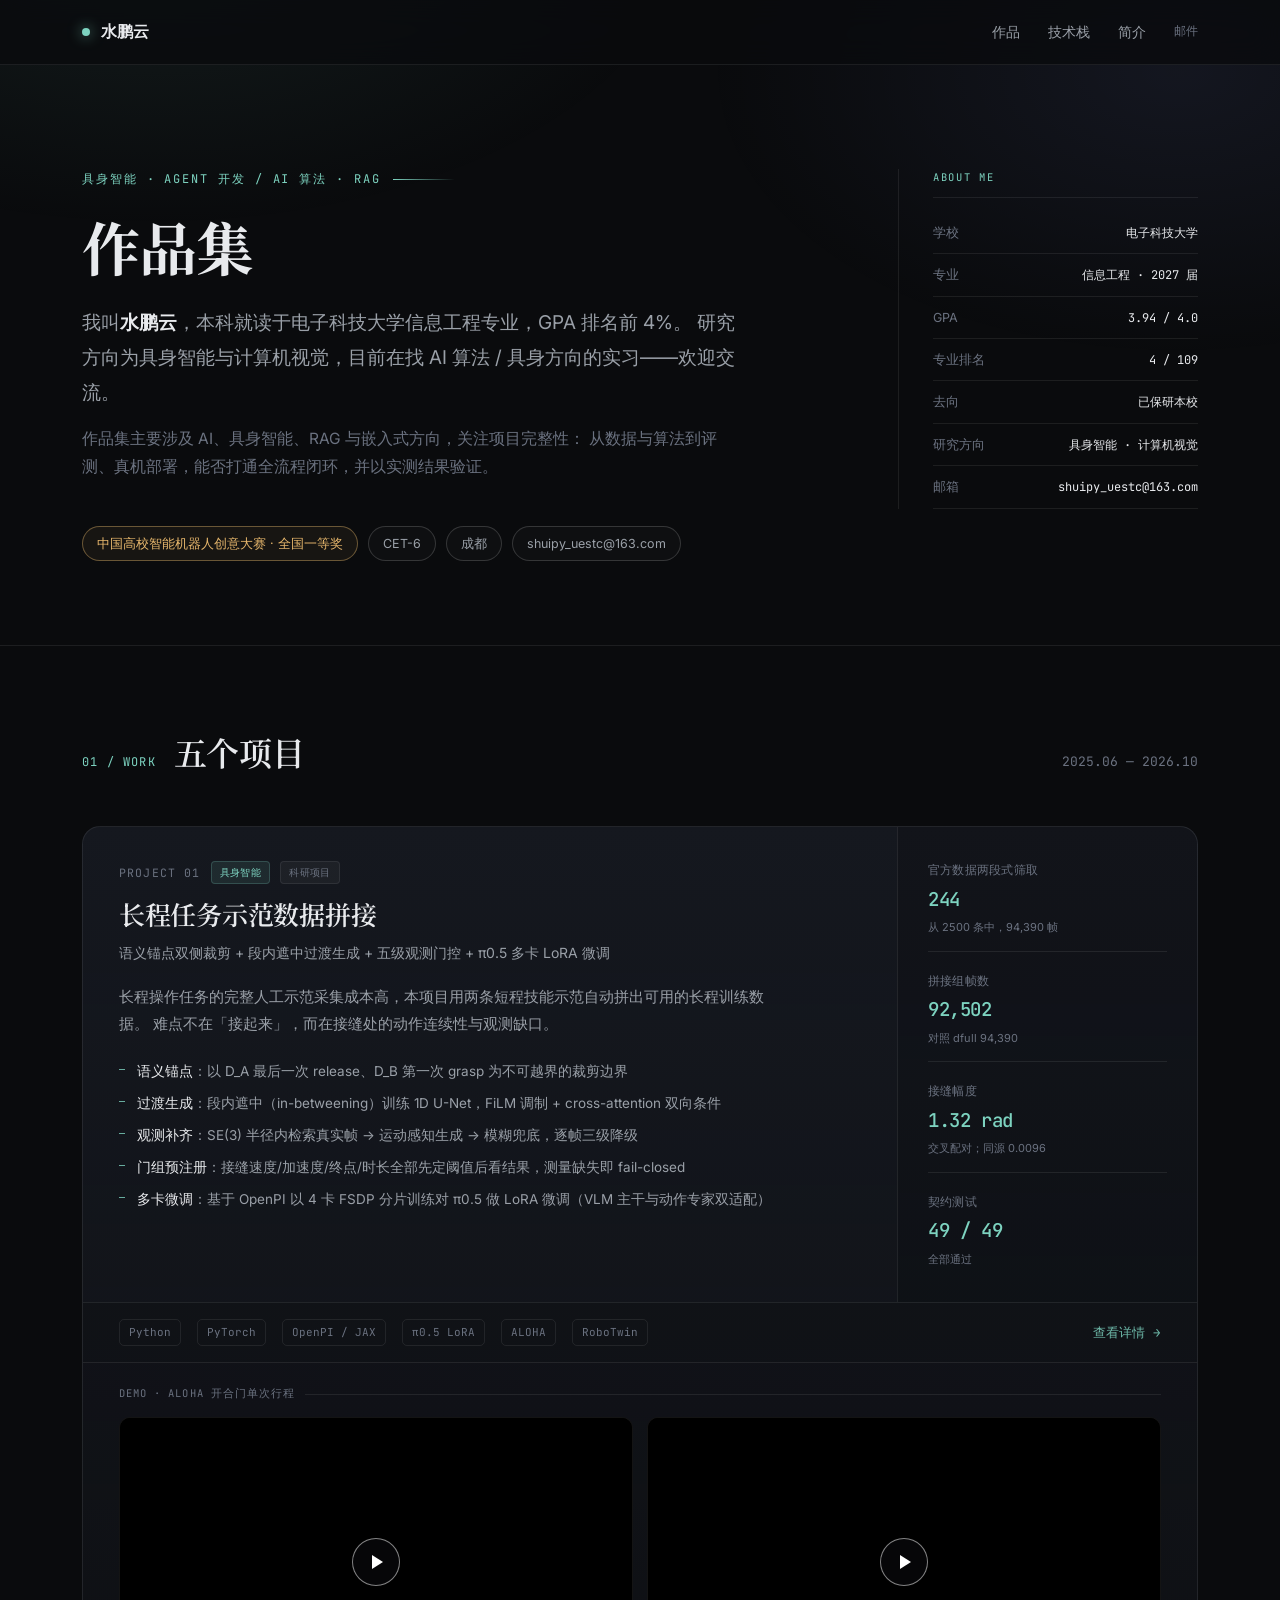
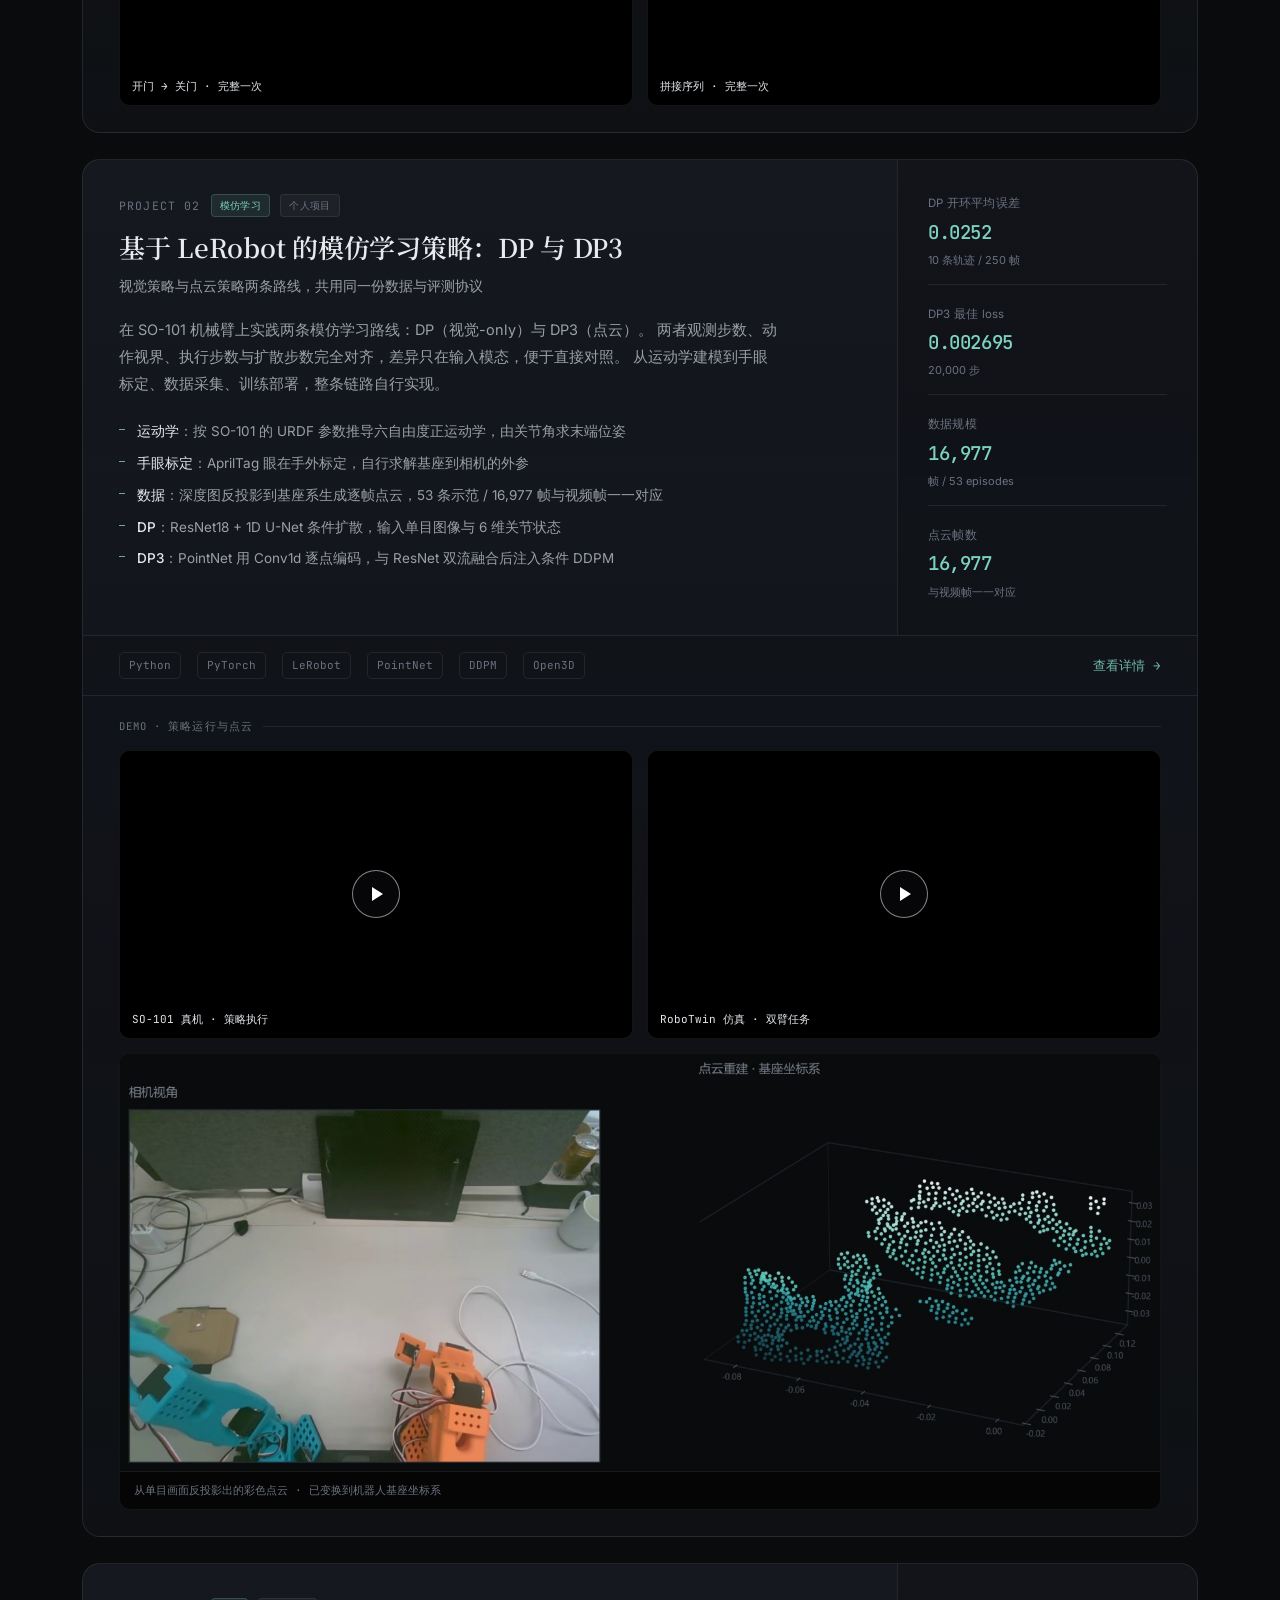
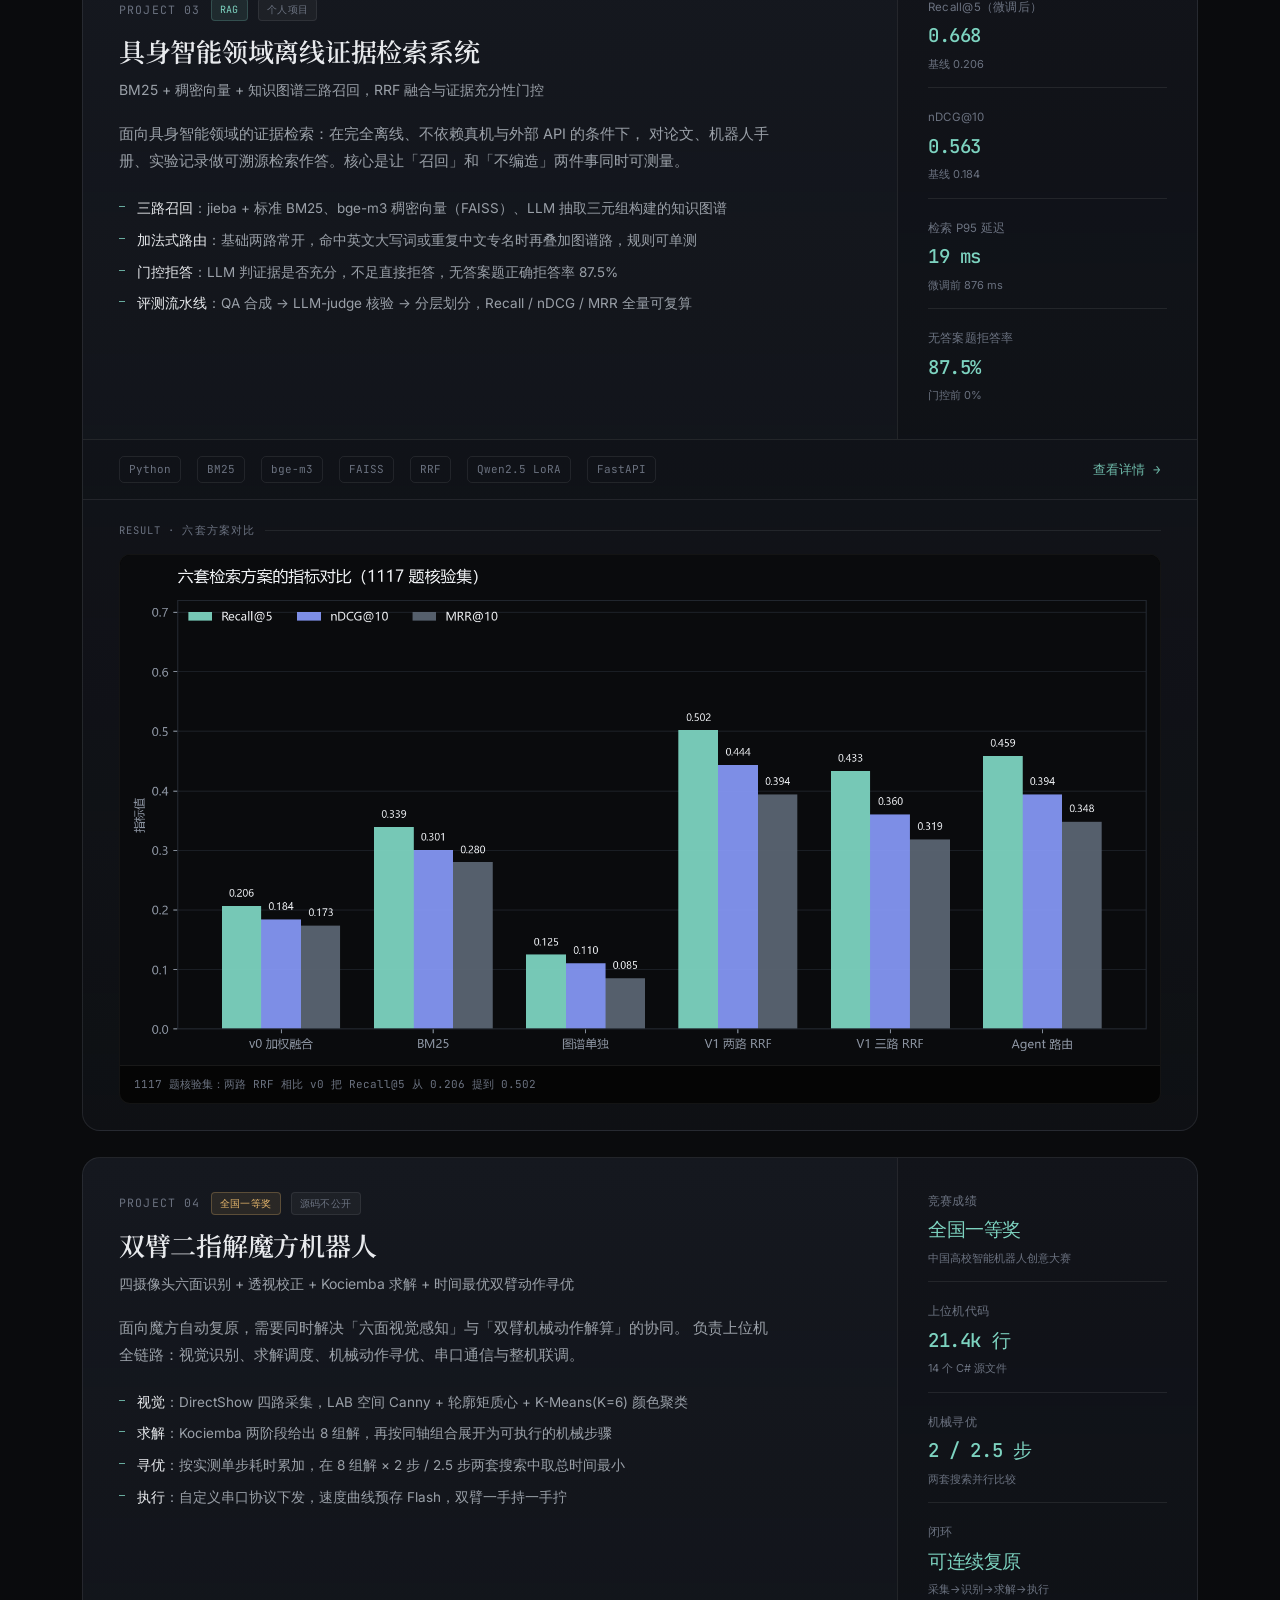
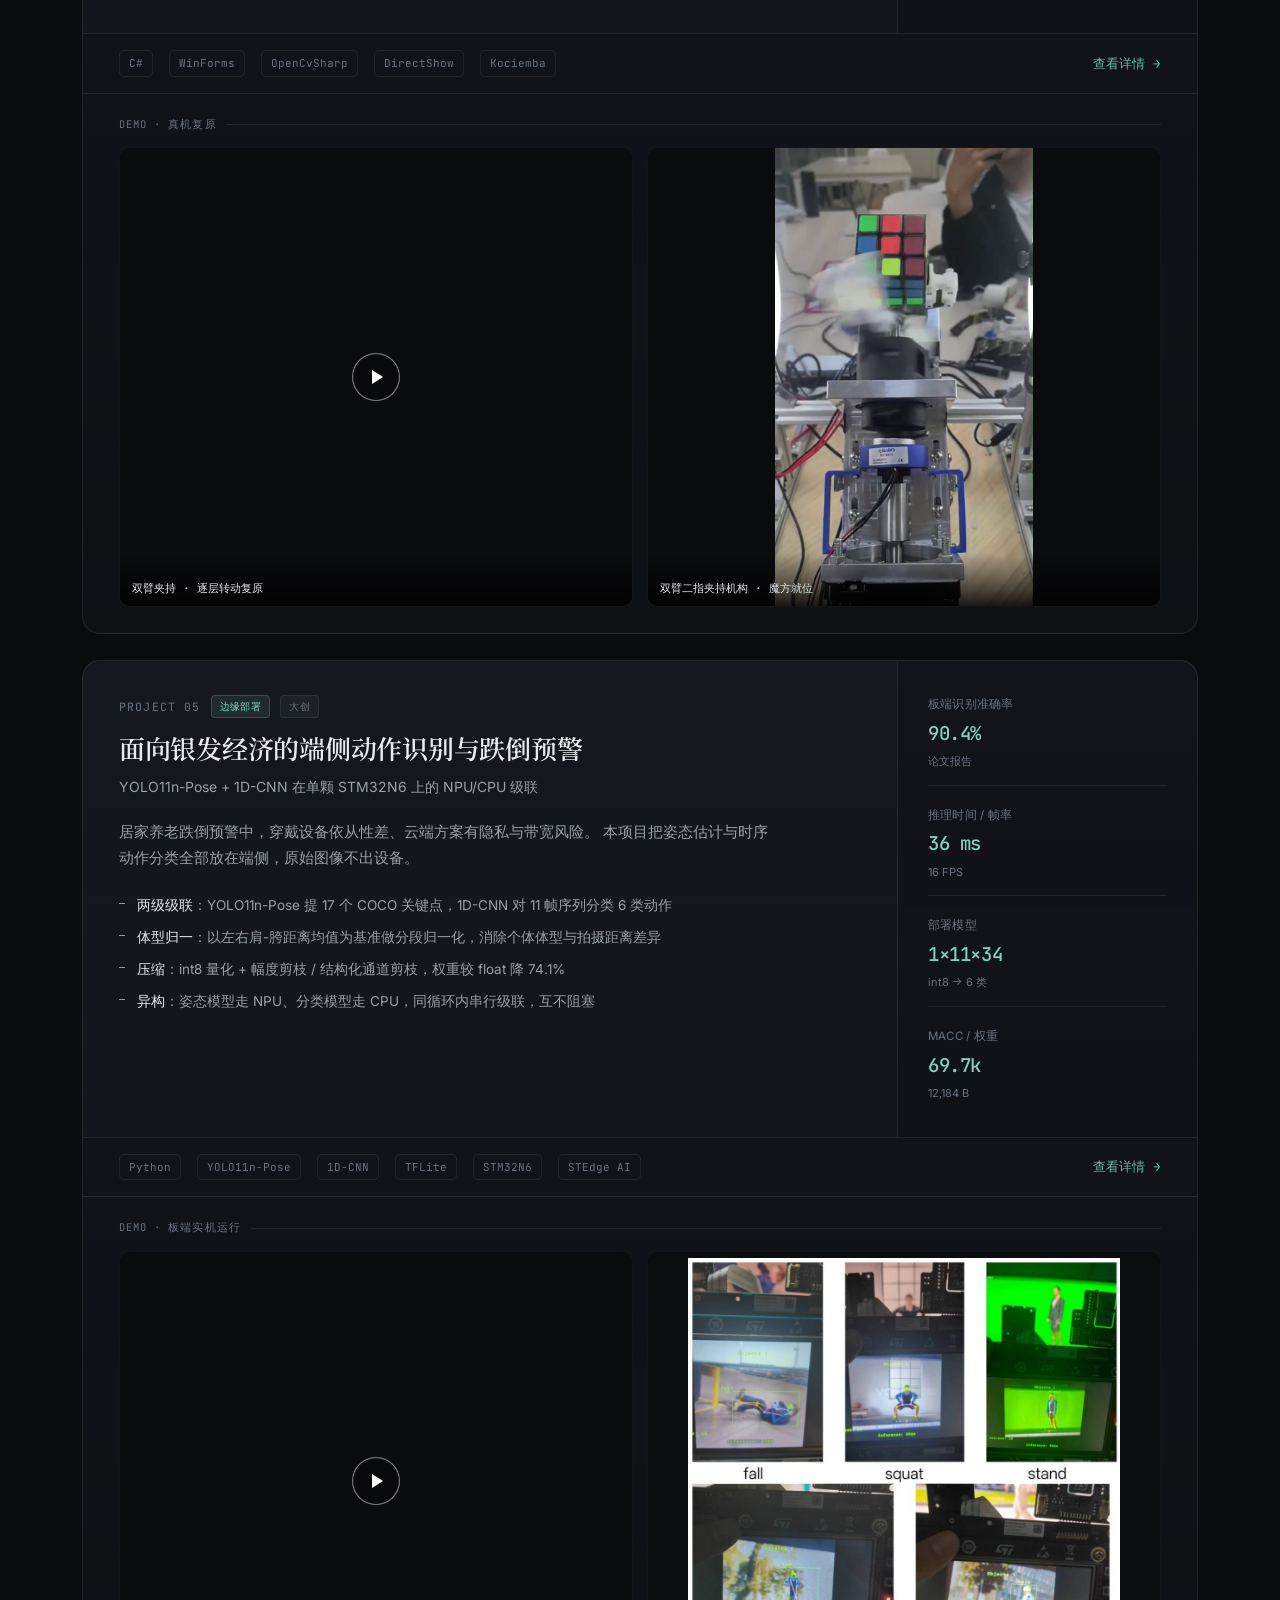
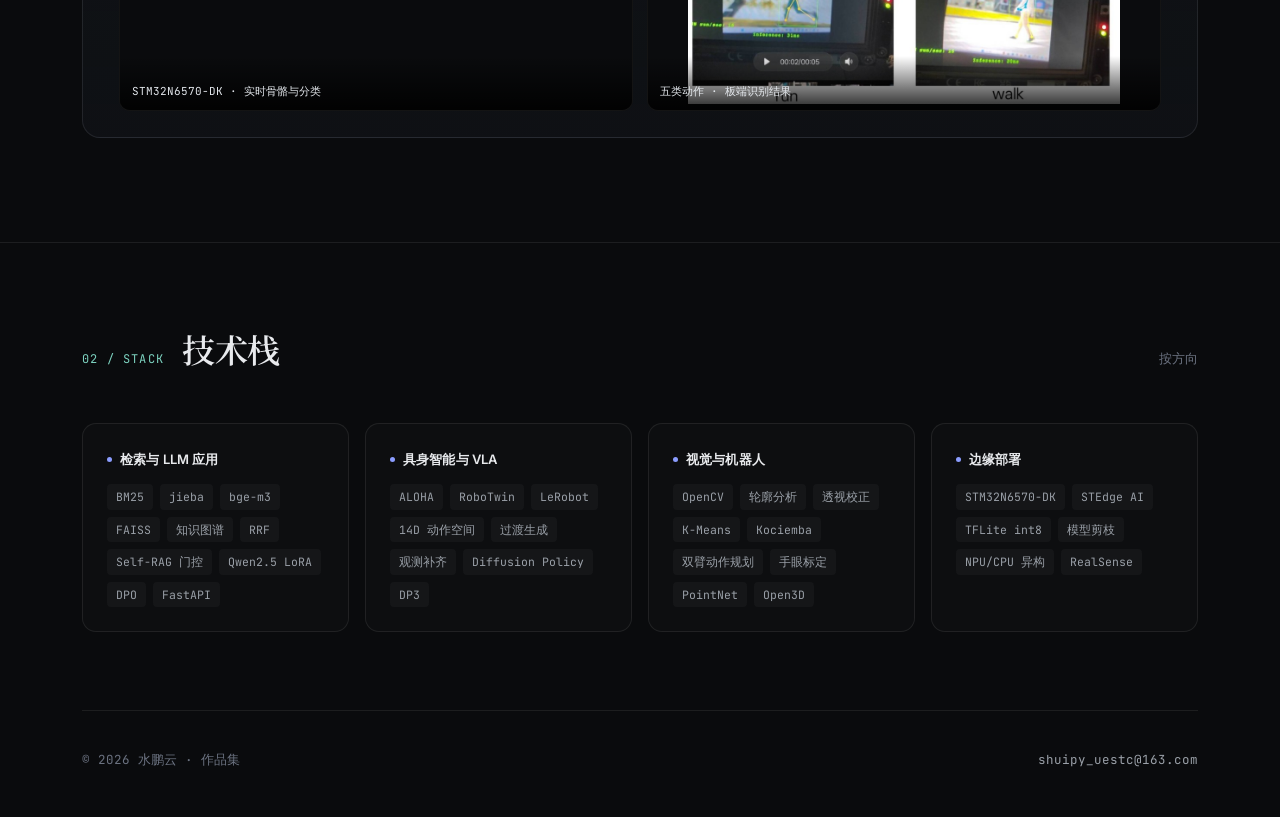
<file: index.html>
<!DOCTYPE html>
<html lang="zh-CN" class="no-js">
<head>
<meta charset="UTF-8">
<meta name="viewport" content="width=device-width, initial-scale=1.0">
<title>水鹏云 · 具身智能 / Agent</title>
<meta name="description" content="水鹏云的作品集：RAG 检索、具身智能数据、机器人视觉与边缘部署。">
<link rel="icon" href="data:image/svg+xml,%3Csvg xmlns='http://www.w3.org/2000/svg' viewBox='0 0 32 32'%3E%3Crect width='32' height='32' rx='7' fill='%230a0b0d'/%3E%3Ccircle cx='16' cy='16' r='5' fill='%237dd3c0'/%3E%3C/svg%3E">
<link rel="preconnect" href="https://fonts.googleapis.com">
<link rel="preconnect" href="https://fonts.gstatic.com" crossorigin>
<link href="https://fonts.googleapis.com/css2?family=Inter:wght@300;400;500;600;700&family=JetBrains+Mono:wght@400;500&family=Noto+Serif+SC:wght@400;600;700&display=swap" rel="stylesheet">
<style>
:root{
  --bg:#0a0b0d;
  --bg-elev:#12141a;
  --bg-card:#15181f;
  --line:rgba(255,255,255,.08);
  --line-strong:rgba(255,255,255,.16);
  --fg:#e8eaed;
  --fg-dim:#9aa0a8;
  --fg-faint:#6b7280;
  --accent:#7dd3c0;
  --accent-2:#8b9dff;
  --warn:#e8b86d;
  --mono:'JetBrains Mono',ui-monospace,SFMono-Regular,Menlo,monospace;
  --serif:'Noto Serif SC','Source Han Serif SC','Songti SC',SimSun,Georgia,serif;
  --sans:'Inter',-apple-system,'PingFang SC','Hiragino Sans GB','Microsoft YaHei',system-ui,sans-serif;
  --max:1180px;
}
*{box-sizing:border-box;margin:0;padding:0}
html{scroll-behavior:smooth;overflow-x:hidden}
body{
  background:var(--bg);color:var(--fg);font-family:var(--sans);
  font-size:16px;line-height:1.7;-webkit-font-smoothing:antialiased;
  overflow-x:hidden;
}
body::before{
  content:'';position:fixed;inset:0;pointer-events:none;z-index:0;
  background:
    radial-gradient(900px 500px at 12% -8%,rgba(125,211,192,.09),transparent 60%),
    radial-gradient(760px 460px at 92% 8%,rgba(139,157,255,.08),transparent 62%);
}
.wrap{max-width:var(--max);margin:0 auto;padding:0 32px;position:relative;z-index:1}
a{color:inherit;text-decoration:none}

/* ---------- nav ---------- */
nav{
  position:sticky;top:0;z-index:50;backdrop-filter:blur(14px);
  background:rgba(10,11,13,.78);border-bottom:1px solid var(--line);
}
.nav-in{
  max-width:var(--max);margin:0 auto;padding:0 32px;height:64px;
  display:flex;align-items:center;justify-content:space-between;
}
.nav-brand{display:flex;align-items:center;gap:11px;font-weight:600;letter-spacing:.01em}
.nav-dot{
  width:8px;height:8px;border-radius:50%;background:var(--accent);
  box-shadow:0 0 14px rgba(125,211,192,.75);
}
.nav-links{display:flex;gap:28px;font-size:13.5px;color:var(--fg-dim)}
.nav-links a{transition:color .18s}
.nav-links a:hover{color:var(--fg)}
.nav-links .mono{font-family:var(--mono);font-size:12px;color:var(--fg-faint)}

/* ---------- hero ---------- */
header{padding:104px 0 84px;position:relative}
.kicker{
  font-family:var(--mono);font-size:12px;letter-spacing:.16em;
  text-transform:uppercase;color:var(--accent);margin-bottom:26px;
  display:flex;align-items:center;gap:12px;
}
.kicker::after{content:'';height:1px;flex:0 0 62px;background:linear-gradient(90deg,var(--accent),transparent)}
h1{
  font-family:var(--serif);font-size:clamp(38px,5vw,58px);
  font-weight:700;line-height:1.1;letter-spacing:-.02em;margin-bottom:26px;
}
h1 .thin{color:var(--fg-dim);font-weight:400}
.hero-sub{
  font-size:clamp(16px,1.9vw,19px);color:var(--fg-dim);
  max-width:660px;line-height:1.85;
}
.hero-sub strong{color:var(--fg);font-weight:500}
.hero-meta{
  margin-top:44px;display:flex;flex-wrap:wrap;gap:10px;
}
.chip{
  font-size:12.5px;padding:6px 14px;border:1px solid var(--line-strong);
  border-radius:100px;color:var(--fg-dim);background:rgba(255,255,255,.02);
}
.chip.hi{border-color:rgba(232,184,109,.4);color:var(--warn);background:rgba(232,184,109,.06)}


/* ---------- hero two-column ---------- */
.hero-grid{display:grid;grid-template-columns:minmax(0,1fr) 300px;gap:56px;align-items:start}
.hero-sub-2{font-size:15.5px;color:var(--fg-faint);margin-top:14px}
.facts{display:flex;flex-direction:column;gap:0}
.fact{
  display:flex;justify-content:space-between;gap:20px;align-items:baseline;
  padding:14px 0;border-bottom:1px solid var(--line);font-size:13.5px;
}
.fact:first-child{border-top:1px solid var(--line)}
.fact dt{color:var(--fg-faint);font-size:12.5px;white-space:nowrap}
.fact dd{color:var(--fg);font-family:var(--mono);font-size:12.5px;text-align:right}
.hero-sub strong{color:var(--fg);font-weight:600}
.hero-facts-title{
  font-family:var(--mono);font-size:10.5px;letter-spacing:.16em;
  text-transform:uppercase;color:var(--accent);margin-bottom:14px;
  padding-bottom:10px;border-bottom:1px solid var(--line);
}
.hero-facts{border-left:1px solid var(--line);padding-left:34px}
.hero-facts .fact{padding:10px 0}
.hero-facts .fact:first-child{border-top:none}
.hero-facts dd{font-size:12px}

/* ---------- section head ---------- */
.sec{padding:78px 0;border-top:1px solid var(--line)}
.sec-head{display:flex;align-items:baseline;gap:18px;margin-bottom:46px;flex-wrap:wrap}
.sec-num{font-family:var(--mono);font-size:12px;color:var(--accent);letter-spacing:.1em}
.sec-title{font-family:var(--serif);font-size:clamp(25px,3.1vw,33px);font-weight:600;letter-spacing:-.01em}
.sec-note{margin-left:auto;font-size:13px;color:var(--fg-faint);font-family:var(--mono)}

/* ---------- project card ---------- */
.project{
  background:linear-gradient(180deg,var(--bg-card),rgba(21,24,31,.55));
  border:1px solid var(--line);border-radius:18px;
  margin-bottom:26px;overflow:hidden;
  transition:border-color .28s,transform .28s;
}
.project:hover{border-color:var(--line-strong);transform:translateY(-2px)}
.p-top{
  display:grid;grid-template-columns:minmax(0,1fr) 300px;gap:0;
}
.p-main{padding:34px 36px 30px;min-width:0}
.p-side{
  border-left:1px solid var(--line);padding:34px 30px;min-width:0;
  background:rgba(0,0,0,.16);display:flex;flex-direction:column;gap:20px;
}
.p-index{
  font-family:var(--mono);font-size:11.5px;color:var(--fg-faint);
  letter-spacing:.1em;margin-bottom:12px;display:flex;align-items:center;gap:10px;
}
.p-index .badge{
  font-size:10px;padding:2px 8px;border-radius:4px;letter-spacing:.04em;
  background:rgba(125,211,192,.1);color:var(--accent);border:1px solid rgba(125,211,192,.22);
}
.p-index .badge.gold{background:rgba(232,184,109,.1);color:var(--warn);border-color:rgba(232,184,109,.26)}
.p-index .badge.mute{background:rgba(255,255,255,.04);color:var(--fg-faint);border-color:var(--line)}
h3.p-title{
  font-family:var(--serif);font-size:clamp(21px,2.6vw,26px);
  font-weight:600;line-height:1.35;margin-bottom:10px;letter-spacing:-.01em;
}
.p-sub{color:var(--fg-dim);font-size:14px;margin-bottom:20px;line-height:1.65}
.p-desc{font-size:14.5px;color:var(--fg-dim);line-height:1.85;margin-bottom:22px;max-width:660px}
.p-hl{list-style:none;display:flex;flex-direction:column;gap:9px;margin-bottom:4px}
.p-hl li{
  font-size:13.5px;color:var(--fg-dim);padding-left:18px;position:relative;line-height:1.7;
}
.p-hl li::before{
  content:'';position:absolute;left:0;top:9px;width:6px;height:1px;
  background:var(--accent);opacity:.8;
}
.p-hl li b{color:var(--fg);font-weight:500}

.metric{border-bottom:1px solid var(--line);padding-bottom:14px}
.metric:last-child{border-bottom:none;padding-bottom:0}
.m-label{font-size:11.5px;color:var(--fg-faint);margin-bottom:3px;letter-spacing:.02em}
.m-value{font-family:var(--mono);font-size:19px;font-weight:500;color:var(--accent);letter-spacing:-.02em}
.m-note{font-size:11px;color:var(--fg-faint);margin-top:2px}

.p-foot{
  border-top:1px solid var(--line);padding:16px 36px;
  display:flex;align-items:center;gap:16px;flex-wrap:wrap;
  background:rgba(0,0,0,.12);
}
.tag{
  font-family:var(--mono);font-size:11px;color:var(--fg-faint);
  padding:3px 9px;border:1px solid var(--line);border-radius:5px;
}
.p-link{
  margin-left:auto;font-size:12.5px;color:var(--accent);
  display:flex;align-items:center;gap:6px;font-family:var(--mono);
  opacity:.85;transition:opacity .2s,gap .2s;
}
.p-link:hover{opacity:1;gap:10px}

/* ---------- media strip ---------- */
.shots{display:grid;grid-template-columns:repeat(3,minmax(0,1fr));gap:14px;margin-top:26px}
.shot{
  border-radius:12px;overflow:hidden;border:1px solid var(--line);
  background:#000;position:relative;aspect-ratio:16/9;min-width:0;
}
.shot img{width:100%;height:100%;object-fit:cover;object-position:center 42%;display:block;opacity:.94;transition:opacity .3s,transform .5s}
.shot:hover img{opacity:1;transform:scale(1.03)}
.shot-cap{
  position:absolute;left:0;right:0;bottom:0;padding:22px 12px 9px;
  font-size:11px;color:#dfe3e8;
  background:linear-gradient(transparent,rgba(0,0,0,.78));
  font-family:var(--mono);
}


/* ---------- per-project media ---------- */
.pmedia{
  border-top:1px solid var(--line);padding:22px 36px 26px;
  background:rgba(0,0,0,.09);
}
.pmedia-label{
  font-family:var(--mono);font-size:10.5px;letter-spacing:.1em;
  color:var(--fg-faint);text-transform:uppercase;margin-bottom:14px;
  display:flex;align-items:center;gap:10px;
}
.pmedia-label::after{content:'';flex:1;height:1px;background:var(--line)}
.pmedia-grid{display:grid;grid-template-columns:repeat(3,minmax(0,1fr));gap:14px}
.pmedia-grid.two{grid-template-columns:repeat(2,minmax(0,1fr))}
.pmedia-grid.one{grid-template-columns:minmax(0,1fr);max-width:640px}
.clip{
  border-radius:11px;overflow:hidden;border:1px solid var(--line);
  background:#000;position:relative;aspect-ratio:16/9;min-width:0;
}
.clip.vertical{aspect-ratio:9/16;max-height:460px;justify-self:center;width:100%}
.clip.vertical video,.clip.vertical img{object-fit:contain;background:#0a0b0d}
.clip img{width:100%;height:100%;object-fit:cover;display:block}
.clip video{width:100%;height:100%;object-fit:cover;display:block;background:#000}
.clip-cap{
  position:absolute;left:0;right:0;bottom:0;padding:26px 12px 9px;
  font-size:11px;color:#e3e7ec;font-family:var(--mono);
  background:linear-gradient(transparent,rgba(0,0,0,.86));
  pointer-events:none;
  opacity:1;transition:opacity .3s;
}
.clip.playing .clip-cap{opacity:0}
.clip .play{
  position:absolute;inset:0;display:flex;align-items:center;justify-content:center;
  pointer-events:none;transition:opacity .25s;
}
.clip .play i{
  width:48px;height:48px;border-radius:50%;
  background:rgba(10,11,13,.62);border:1px solid rgba(255,255,255,.5);
  display:flex;align-items:center;justify-content:center;
  backdrop-filter:blur(4px);
}
.clip .play i::after{
  content:'';margin-left:3px;
  border-left:11px solid #fff;border-top:7px solid transparent;border-bottom:7px solid transparent;
}
.clip.playing .play{opacity:0}
.clip.playing .clip-cap{opacity:0;transition:opacity .3s}

.pmedia-wide{margin-top:14px;border-radius:11px;overflow:hidden;border:1px solid var(--line);background:#000}
.pmedia-wide img{width:100%;display:block}
.pmedia-wide-cap{
  padding:9px 14px;font-size:11px;color:var(--fg-faint);font-family:var(--mono);
  background:rgba(255,255,255,.02);border-top:1px solid var(--line);
}

/* ---------- skills ---------- */
.skill-grid{display:grid;grid-template-columns:repeat(auto-fit,minmax(240px,1fr));gap:16px}
.skill-card{
  border:1px solid var(--line);border-radius:14px;padding:24px;
  background:rgba(255,255,255,.014);
}
.skill-card h4{
  font-size:13px;font-weight:600;margin-bottom:14px;color:var(--fg);
  letter-spacing:.01em;display:flex;align-items:center;gap:8px;
}
.skill-card h4::before{content:'';width:5px;height:5px;border-radius:50%;background:var(--accent-2)}
.skill-list{display:flex;flex-wrap:wrap;gap:7px}
.skill-list span{
  font-size:11.5px;color:var(--fg-dim);font-family:var(--mono);
  padding:3px 9px;background:rgba(255,255,255,.03);border-radius:4px;
}

footer{
  border-top:1px solid var(--line);padding:38px 0 46px;
  display:flex;justify-content:space-between;align-items:center;gap:20px;
  flex-wrap:wrap;font-size:12.5px;color:var(--fg-faint);font-family:var(--mono);
}
footer a{color:var(--fg-dim);transition:color .2s}
footer a:hover{color:var(--accent)}

/* ---------- responsive ---------- */
@media(max-width:900px){
  .wrap,.nav-in{padding-left:22px;padding-right:22px}
  header{padding:72px 0 58px}
  .sec{padding:58px 0}
  .p-top{grid-template-columns:minmax(0,1fr)}
  .p-side{border-left:none;border-top:1px solid var(--line);flex-direction:row;flex-wrap:wrap;gap:28px}
  .p-side .metric{flex:1 1 40%;border-bottom:none}
  .p-main{padding:28px 24px 24px}
  .p-foot{padding:14px 24px}
  .p-side{padding:26px 24px}
  .hero-grid{grid-template-columns:minmax(0,1fr);gap:34px}
  .hero-facts{border-left:none;padding-left:0;padding-top:0;border-top:1px solid var(--line)}
  .hero-facts .fact:first-child{border-top:none}
  .fact dd{word-break:break-all}
  .shots{grid-template-columns:repeat(2,minmax(0,1fr))}
  .pmedia{padding:20px 24px 22px}
  .pmedia-grid{grid-template-columns:repeat(2,minmax(0,1fr))}
  .pmedia-grid.one{grid-template-columns:minmax(0,1fr)}
  .clip.vertical{max-height:340px}
  .nav-links{gap:16px;font-size:12.5px}
  .nav-links .hide-sm{display:none}
}
@media(max-width:560px){
  .shots{grid-template-columns:minmax(0,1fr)}
  .pmedia-grid,.pmedia-grid.two{grid-template-columns:minmax(0,1fr)}
  .clip.vertical{max-height:none}
  .p-side .metric{flex:1 1 100%}
  h1{font-size:38px}
}
.js .reveal{opacity:0;transform:translateY(18px);transition:opacity .7s cubic-bezier(.22,.61,.36,1),transform .7s cubic-bezier(.22,.61,.36,1)}
.js .reveal.on{opacity:1;transform:none}
@media (prefers-reduced-motion: reduce){
  .js .reveal{opacity:1;transform:none;transition:none}
  html{scroll-behavior:auto}
}
</style>
</head>
<body>

<nav>
  <div class="nav-in">
    <div class="nav-brand"><span class="nav-dot"></span>水鹏云</div>
    <div class="nav-links">
      <a href="#work">作品</a>
      <a href="#skills">技术栈</a>
      <a href="#about">简介</a>
      <a href="mailto:shuipy_uestc@163.com" class="mono hide-sm">邮件</a>
    </div>
  </div>
</nav>

<header id="about">
  <div class="wrap">
    <div class="hero-grid">
      <div class="hero-main">
        <div class="kicker">具身智能 · Agent 开发 / AI 算法 · RAG</div>
        <h1>作品集</h1>
        <p class="hero-sub">
          我叫<strong>水鹏云</strong>，本科就读于电子科技大学信息工程专业，GPA 排名前 4%。
          研究方向为具身智能与计算机视觉，目前在找 AI 算法 / 具身方向的实习——欢迎交流。
        </p>
        <p class="hero-sub hero-sub-2">
          作品集主要涉及 AI、具身智能、RAG 与嵌入式方向，关注项目完整性：
          从数据与算法到评测、真机部署，能否打通全流程闭环，并以实测结果验证。
        </p>
        <div class="hero-meta">
          <span class="chip hi">中国高校智能机器人创意大赛 · 全国一等奖</span>
          <span class="chip">CET-6</span>
          <span class="chip">成都</span>
          <span class="chip">shuipy_uestc@163.com</span>
        </div>
      </div>
      <aside class="hero-facts">
        <div class="hero-facts-title">About me</div>
        <div class="fact"><dt>学校</dt><dd>电子科技大学</dd></div>
        <div class="fact"><dt>专业</dt><dd>信息工程 · 2027 届</dd></div>
        <div class="fact"><dt>GPA</dt><dd>3.94 / 4.0</dd></div>
        <div class="fact"><dt>专业排名</dt><dd>4 / 109</dd></div>
        <div class="fact"><dt>去向</dt><dd>已保研本校</dd></div>
        <div class="fact"><dt>研究方向</dt><dd>具身智能 · 计算机视觉</dd></div>
        <div class="fact"><dt>邮箱</dt><dd>shuipy_uestc@163.com</dd></div>
      </aside>
    </div>
  </div>
</header>

<section class="sec" id="work">
  <div class="wrap">
    <div class="sec-head">
      <span class="sec-num">01 / WORK</span>
      <h2 class="sec-title">五个项目</h2>
      <span class="sec-note">2025.06 — 2026.10</span>
    </div>

    <!-- 01 -->
    <article class="project reveal">
      <div class="p-top">
        <div class="p-main">
          <div class="p-index"><span>PROJECT 01</span><span class="badge">具身智能</span><span class="badge mute">科研项目</span></div>
          <h3 class="p-title">长程任务示范数据拼接</h3>
          <p class="p-sub">语义锚点双侧裁剪 + 段内遮中过渡生成 + 五级观测门控 + π0.5 多卡 LoRA 微调</p>
          <p class="p-desc">
            长程操作任务的完整人工示范采集成本高，本项目用两条短程技能示范自动拼出可用的长程训练数据。
            难点不在「接起来」，而在接缝处的动作连续性与观测缺口。
          </p>
          <ul class="p-hl">
            <li><b>语义锚点</b>：以 D_A 最后一次 release、D_B 第一次 grasp 为不可越界的裁剪边界</li>
            <li><b>过渡生成</b>：段内遮中（in-betweening）训练 1D U-Net，FiLM 调制 + cross-attention 双向条件</li>
            <li><b>观测补齐</b>：SE(3) 半径内检索真实帧 → 运动感知生成 → 模糊兜底，逐帧三级降级</li>
            <li><b>门组预注册</b>：接缝速度/加速度/终点/时长全部先定阈值后看结果，测量缺失即 fail-closed</li>
            <li><b>多卡微调</b>：基于 OpenPI 以 4 卡 FSDP 分片训练对 π0.5 做 LoRA 微调（VLM 主干与动作专家双适配）</li>
          </ul>
        </div>
        <aside class="p-side">
          <div class="metric"><div class="m-label">官方数据两段式筛取</div><div class="m-value">244</div><div class="m-note">从 2500 条中，94,390 帧</div></div>
          <div class="metric"><div class="m-label">拼接组帧数</div><div class="m-value">92,502</div><div class="m-note">对照 dfull 94,390</div></div>
          <div class="metric"><div class="m-label">接缝幅度</div><div class="m-value">1.32 rad</div><div class="m-note">交叉配对；同源 0.0096</div></div>
          <div class="metric"><div class="m-label">契约测试</div><div class="m-value">49 / 49</div><div class="m-note">全部通过</div></div>
        </aside>
      </div>
      <div class="p-foot">
        <span class="tag">Python</span><span class="tag">PyTorch</span><span class="tag">OpenPI / JAX</span>
        <span class="tag">π0.5 LoRA</span><span class="tag">ALOHA</span><span class="tag">RoboTwin</span>
        <a class="p-link" href="p2-stitch.html">查看详情 →</a>
      </div>
      <div class="pmedia">
        <div class="pmedia-label">DEMO · ALOHA 开合门单次行程</div>
        <div class="pmedia-grid two">
          <div class="clip">
            <video src="assets/aloha_door_once.mp4" muted playsinline preload="metadata" loop></video>
            <div class="play"><i></i></div>
            <div class="clip-cap">开门 → 关门 · 完整一次</div>
          </div>
          <div class="clip">
            <video src="assets/aloha_stitch_once.mp4" muted playsinline preload="metadata" loop></video>
            <div class="play"><i></i></div>
            <div class="clip-cap">拼接序列 · 完整一次</div>
          </div>
        </div>
      </div>
    </article>    <!-- 02 -->
    <article class="project reveal">
      <div class="p-top">
        <div class="p-main">
          <div class="p-index"><span>PROJECT 02</span><span class="badge">模仿学习</span><span class="badge mute">个人项目</span></div>
          <h3 class="p-title">基于 LeRobot 的模仿学习策略：DP 与 DP3</h3>
          <p class="p-sub">视觉策略与点云策略两条路线，共用同一份数据与评测协议</p>
          <p class="p-desc">
            在 SO-101 机械臂上实践两条模仿学习路线：DP（视觉-only）与 DP3（点云）。
            两者观测步数、动作视界、执行步数与扩散步数完全对齐，差异只在输入模态，便于直接对照。
            从运动学建模到手眼标定、数据采集、训练部署，整条链路自行实现。
          </p>
          <ul class="p-hl">
            <li><b>运动学</b>：按 SO-101 的 URDF 参数推导六自由度正运动学，由关节角求末端位姿</li>
            <li><b>手眼标定</b>：AprilTag 眼在手外标定，自行求解基座到相机的外参</li>
            <li><b>数据</b>：深度图反投影到基座系生成逐帧点云，53 条示范 / 16,977 帧与视频帧一一对应</li>
            <li><b>DP</b>：ResNet18 + 1D U-Net 条件扩散，输入单目图像与 6 维关节状态</li>
            <li><b>DP3</b>：PointNet 用 Conv1d 逐点编码，与 ResNet 双流融合后注入条件 DDPM</li>
          </ul>
        </div>
        <aside class="p-side">
          <div class="metric"><div class="m-label">DP 开环平均误差</div><div class="m-value">0.0252</div><div class="m-note">10 条轨迹 / 250 帧</div></div>
          <div class="metric"><div class="m-label">DP3 最佳 loss</div><div class="m-value">0.002695</div><div class="m-note">20,000 步</div></div>
          <div class="metric"><div class="m-label">数据规模</div><div class="m-value">16,977</div><div class="m-note">帧 / 53 episodes</div></div>
          <div class="metric"><div class="m-label">点云帧数</div><div class="m-value">16,977</div><div class="m-note">与视频帧一一对应</div></div>
        </aside>
      </div>
      <div class="p-foot">
        <span class="tag">Python</span><span class="tag">PyTorch</span><span class="tag">LeRobot</span>
        <span class="tag">PointNet</span><span class="tag">DDPM</span><span class="tag">Open3D</span>
        <a class="p-link" href="p5-lerobot.html">查看详情 →</a>
      </div>
      <div class="pmedia">
        <div class="pmedia-label">DEMO · 策略运行与点云</div>
        <div class="pmedia-grid two">
          <div class="clip">
            <video src="assets/real_so101_small.mp4" muted playsinline preload="metadata" loop></video>
            <div class="play"><i></i></div>
            <div class="clip-cap">SO-101 真机 · 策略执行</div>
          </div>
          <div class="clip">
            <video src="assets/robotwin_dual.mp4" muted playsinline preload="metadata" loop></video>
            <div class="play"><i></i></div>
            <div class="clip-cap">RoboTwin 仿真 · 双臂任务</div>
          </div>
        </div>
        <div class="pmedia-wide">
          <img src="assets/pointcloud_hero.jpg" alt="相机视角与点云重建对照">
          <div class="pmedia-wide-cap">从单目画面反投影出的彩色点云 · 已变换到机器人基座坐标系</div>
        </div>
      </div>
    </article>    <!-- 03 -->
    <article class="project reveal">
      <div class="p-top">
        <div class="p-main">
          <div class="p-index"><span>PROJECT 03</span><span class="badge">RAG</span><span class="badge mute">个人项目</span></div>
          <h3 class="p-title">具身智能领域离线证据检索系统</h3>
          <p class="p-sub">BM25 + 稠密向量 + 知识图谱三路召回，RRF 融合与证据充分性门控</p>
          <p class="p-desc">
            面向具身智能领域的证据检索：在完全离线、不依赖真机与外部 API 的条件下，
            对论文、机器人手册、实验记录做可溯源检索作答。核心是让「召回」和「不编造」两件事同时可测量。
          </p>
          <ul class="p-hl">
            <li><b>三路召回</b>：jieba + 标准 BM25、bge-m3 稠密向量（FAISS）、LLM 抽取三元组构建的知识图谱</li>
            <li><b>加法式路由</b>：基础两路常开，命中英文大写词或重复中文专名时再叠加图谱路，规则可单测</li>
            <li><b>门控拒答</b>：LLM 判证据是否充分，不足直接拒答，无答案题正确拒答率 87.5%</li>
            <li><b>评测流水线</b>：QA 合成 → LLM-judge 核验 → 分层划分，Recall / nDCG / MRR 全量可复算</li>
          </ul>
        </div>
        <aside class="p-side">
          <div class="metric"><div class="m-label">Recall@5（微调后）</div><div class="m-value">0.668</div><div class="m-note">基线 0.206</div></div>
          <div class="metric"><div class="m-label">nDCG@10</div><div class="m-value">0.563</div><div class="m-note">基线 0.184</div></div>
          <div class="metric"><div class="m-label">检索 P95 延迟</div><div class="m-value">19 ms</div><div class="m-note">微调前 876 ms</div></div>
          <div class="metric"><div class="m-label">无答案题拒答率</div><div class="m-value">87.5%</div><div class="m-note">门控前 0%</div></div>
        </aside>
      </div>
      <div class="p-foot">
        <span class="tag">Python</span><span class="tag">BM25</span><span class="tag">bge-m3</span>
        <span class="tag">FAISS</span><span class="tag">RRF</span><span class="tag">Qwen2.5 LoRA</span><span class="tag">FastAPI</span>
        <a class="p-link" href="p1-rag.html">查看详情 →</a>
      </div>
      <div class="pmedia">
        <div class="pmedia-label">RESULT · 六套方案对比</div>
        <div class="pmedia-wide">
          <img src="assets/rag/systems.png" alt="六套检索方案指标对比">
          <div class="pmedia-wide-cap">1117 题核验集：两路 RRF 相比 v0 把 Recall@5 从 0.206 提到 0.502</div>
        </div>
      </div>
    </article>    <!-- 04 -->
    <article class="project reveal">
      <div class="p-top">
        <div class="p-main">
          <div class="p-index"><span>PROJECT 04</span><span class="badge gold">全国一等奖</span><span class="badge mute">源码不公开</span></div>
          <h3 class="p-title">双臂二指解魔方机器人</h3>
          <p class="p-sub">四摄像头六面识别 + 透视校正 + Kociemba 求解 + 时间最优双臂动作寻优</p>
          <p class="p-desc">
            面向魔方自动复原，需要同时解决「六面视觉感知」与「双臂机械动作解算」的协同。
            负责上位机全链路：视觉识别、求解调度、机械动作寻优、串口通信与整机联调。
          </p>
          <ul class="p-hl">
            <li><b>视觉</b>：DirectShow 四路采集，LAB 空间 Canny + 轮廓矩质心 + K-Means(K=6) 颜色聚类</li>
            <li><b>求解</b>：Kociemba 两阶段给出 8 组解，再按同轴组合展开为可执行的机械步骤</li>
            <li><b>寻优</b>：按实测单步耗时累加，在 8 组解 × 2 步 / 2.5 步两套搜索中取总时间最小</li>
            <li><b>执行</b>：自定义串口协议下发，速度曲线预存 Flash，双臂一手持一手拧</li>
          </ul>
        </div>
        <aside class="p-side">
          <div class="metric"><div class="m-label">竞赛成绩</div><div class="m-value">全国一等奖</div><div class="m-note">中国高校智能机器人创意大赛</div></div>
          <div class="metric"><div class="m-label">上位机代码</div><div class="m-value">21.4k 行</div><div class="m-note">14 个 C# 源文件</div></div>
          <div class="metric"><div class="m-label">机械寻优</div><div class="m-value">2 / 2.5 步</div><div class="m-note">两套搜索并行比较</div></div>
          <div class="metric"><div class="m-label">闭环</div><div class="m-value">可连续复原</div><div class="m-note">采集→识别→求解→执行</div></div>
        </aside>
      </div>
      <div class="p-foot">
        <span class="tag">C#</span><span class="tag">WinForms</span><span class="tag">OpenCvSharp</span>
        <span class="tag">DirectShow</span><span class="tag">Kociemba</span>
        <a class="p-link" href="p3-cube.html">查看详情 →</a>
      </div>
      <div class="pmedia">
        <div class="pmedia-label">DEMO · 真机复原</div>
        <div class="pmedia-grid two">
          <div class="clip vertical">
            <video src="assets/cube_demo.mp4" muted playsinline preload="metadata" loop></video>
            <div class="play"><i></i></div>
            <div class="clip-cap">双臂夹持 · 逐层转动复原</div>
          </div>
          <div class="clip vertical">
            <img src="assets/cube_frame_060.jpg" alt="双臂二指夹持机构与魔方">
            <div class="clip-cap">双臂二指夹持机构 · 魔方就位</div>
          </div>
        </div>
      </div>
    </article>    <!-- 05 -->
    <article class="project reveal">
      <div class="p-top">
        <div class="p-main">
          <div class="p-index"><span>PROJECT 05</span><span class="badge">边缘部署</span><span class="badge mute">大创</span></div>
          <h3 class="p-title">面向银发经济的端侧动作识别与跌倒预警</h3>
          <p class="p-sub">YOLO11n-Pose + 1D-CNN 在单颗 STM32N6 上的 NPU/CPU 级联</p>
          <p class="p-desc">
            居家养老跌倒预警中，穿戴设备依从性差、云端方案有隐私与带宽风险。
            本项目把姿态估计与时序动作分类全部放在端侧，原始图像不出设备。
          </p>
          <ul class="p-hl">
            <li><b>两级级联</b>：YOLO11n-Pose 提 17 个 COCO 关键点，1D-CNN 对 11 帧序列分类 6 类动作</li>
            <li><b>体型归一</b>：以左右肩-胯距离均值为基准做分段归一化，消除个体体型与拍摄距离差异</li>
            <li><b>压缩</b>：int8 量化 + 幅度剪枝 / 结构化通道剪枝，权重较 float 降 74.1%</li>
            <li><b>异构</b>：姿态模型走 NPU、分类模型走 CPU，同循环内串行级联，互不阻塞</li>
          </ul>
        </div>
        <aside class="p-side">
          <div class="metric"><div class="m-label">板端识别准确率</div><div class="m-value">90.4%</div><div class="m-note">论文报告</div></div>
          <div class="metric"><div class="m-label">推理时间 / 帧率</div><div class="m-value">36 ms</div><div class="m-note">16 FPS</div></div>
          <div class="metric"><div class="m-label">部署模型</div><div class="m-value">1×11×34</div><div class="m-note">int8 → 6 类</div></div>
          <div class="metric"><div class="m-label">MACC / 权重</div><div class="m-value">69.7k</div><div class="m-note">12,184 B</div></div>
        </aside>
      </div>
      <div class="p-foot">
        <span class="tag">Python</span><span class="tag">YOLO11n-Pose</span><span class="tag">1D-CNN</span>
        <span class="tag">TFLite</span><span class="tag">STM32N6</span><span class="tag">STEdge AI</span>
        <a class="p-link" href="p4-edge.html">查看详情 →</a>
      </div>
      <div class="pmedia">
        <div class="pmedia-label">DEMO · 板端实机运行</div>
        <div class="pmedia-grid two">
          <div class="clip vertical">
            <video src="assets/stm32_demo.mp4" muted playsinline preload="metadata" loop></video>
            <div class="play"><i></i></div>
            <div class="clip-cap">STM32N6570-DK · 实时骨骼与分类</div>
          </div>
          <div class="clip vertical">
            <img src="assets/stm32_5actions.jpg" alt="五类动作板端识别结果" style="object-fit:contain;background:#0b0c0e;padding:6px">
            <div class="clip-cap">五类动作 · 板端识别结果</div>
          </div>
        </div>
      </div>
    </article>
  </div>
</section>

<section class="sec" id="skills">
  <div class="wrap">
    <div class="sec-head">
      <span class="sec-num">02 / STACK</span>
      <h2 class="sec-title">技术栈</h2>
      <span class="sec-note">按方向</span>
    </div>
    <div class="skill-grid">
      <div class="skill-card reveal">
        <h4>检索与 LLM 应用</h4>
        <div class="skill-list">
          <span>BM25</span><span>jieba</span><span>bge-m3</span><span>FAISS</span>
          <span>知识图谱</span><span>RRF</span><span>Self-RAG 门控</span>
          <span>Qwen2.5 LoRA</span><span>DPO</span><span>FastAPI</span>
        </div>
      </div>
      <div class="skill-card reveal">
        <h4>具身智能与 VLA</h4>
        <div class="skill-list">
          <span>ALOHA</span><span>RoboTwin</span><span>LeRobot</span>
          <span>14D 动作空间</span><span>过渡生成</span><span>观测补齐</span>
          <span>Diffusion Policy</span><span>DP3</span>
        </div>
      </div>
      <div class="skill-card reveal">
        <h4>视觉与机器人</h4>
        <div class="skill-list">
          <span>OpenCV</span><span>轮廓分析</span><span>透视校正</span>
          <span>K-Means</span><span>Kociemba</span><span>双臂动作规划</span>
          <span>手眼标定</span><span>PointNet</span><span>Open3D</span>
        </div>
      </div>
      <div class="skill-card reveal">
        <h4>边缘部署</h4>
        <div class="skill-list">
          <span>STM32N6570-DK</span><span>STEdge AI</span><span>TFLite int8</span>
          <span>模型剪枝</span><span>NPU/CPU 异构</span><span>RealSense</span>
        </div>
      </div>
    </div>
  </div>
</section>



<div class="wrap">
  <footer>
    <span>© 2026 水鹏云 · 作品集</span>
    <span><a href="mailto:shuipy_uestc@163.com">shuipy_uestc@163.com</a></span>
  </footer>
</div>

<script>
document.querySelectorAll('.clip').forEach(clip => {
  const v = clip.querySelector('video');
  if (!v) return;
  clip.addEventListener('click', () => {
    if (v.paused) {
      // 同一时间只播一个
      document.querySelectorAll('.clip video').forEach(o => { if (o !== v) { o.pause(); o.closest('.clip').classList.remove('playing'); } });
      v.play();
      clip.classList.add('playing');
    } else {
      v.pause();
      clip.classList.remove('playing');
    }
  });
  v.addEventListener('ended', () => clip.classList.remove('playing'));
});

document.documentElement.classList.remove('no-js');
document.documentElement.classList.add('js');
const obs = new IntersectionObserver((entries) => {
  entries.forEach(e => {
    if (e.isIntersecting) { e.target.classList.add('on'); obs.unobserve(e.target); }
  });
}, { threshold: 0.08, rootMargin: '0px 0px -40px 0px' });

document.querySelectorAll('.reveal').forEach((el, i) => {
  el.style.transitionDelay = (i % 3) * 70 + 'ms';
  obs.observe(el);
});
</script>
</body>
</html>
</file>
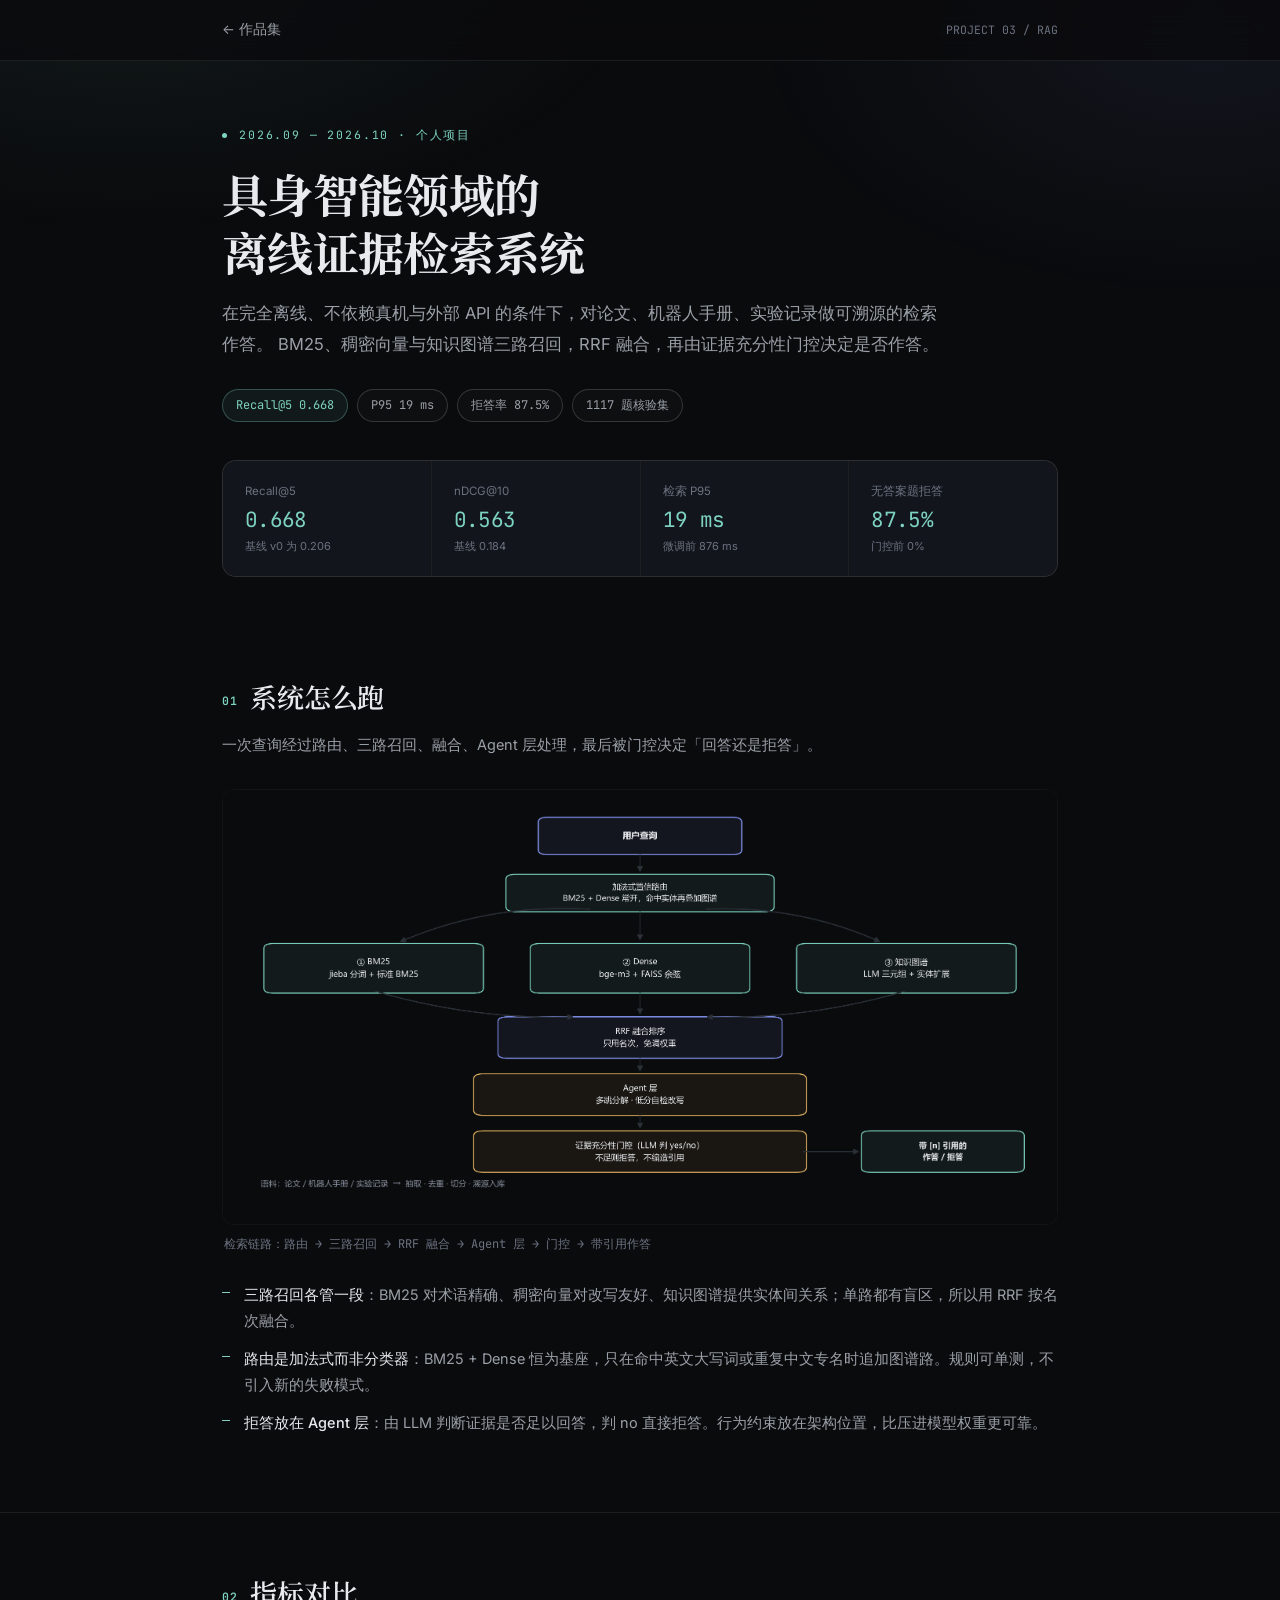
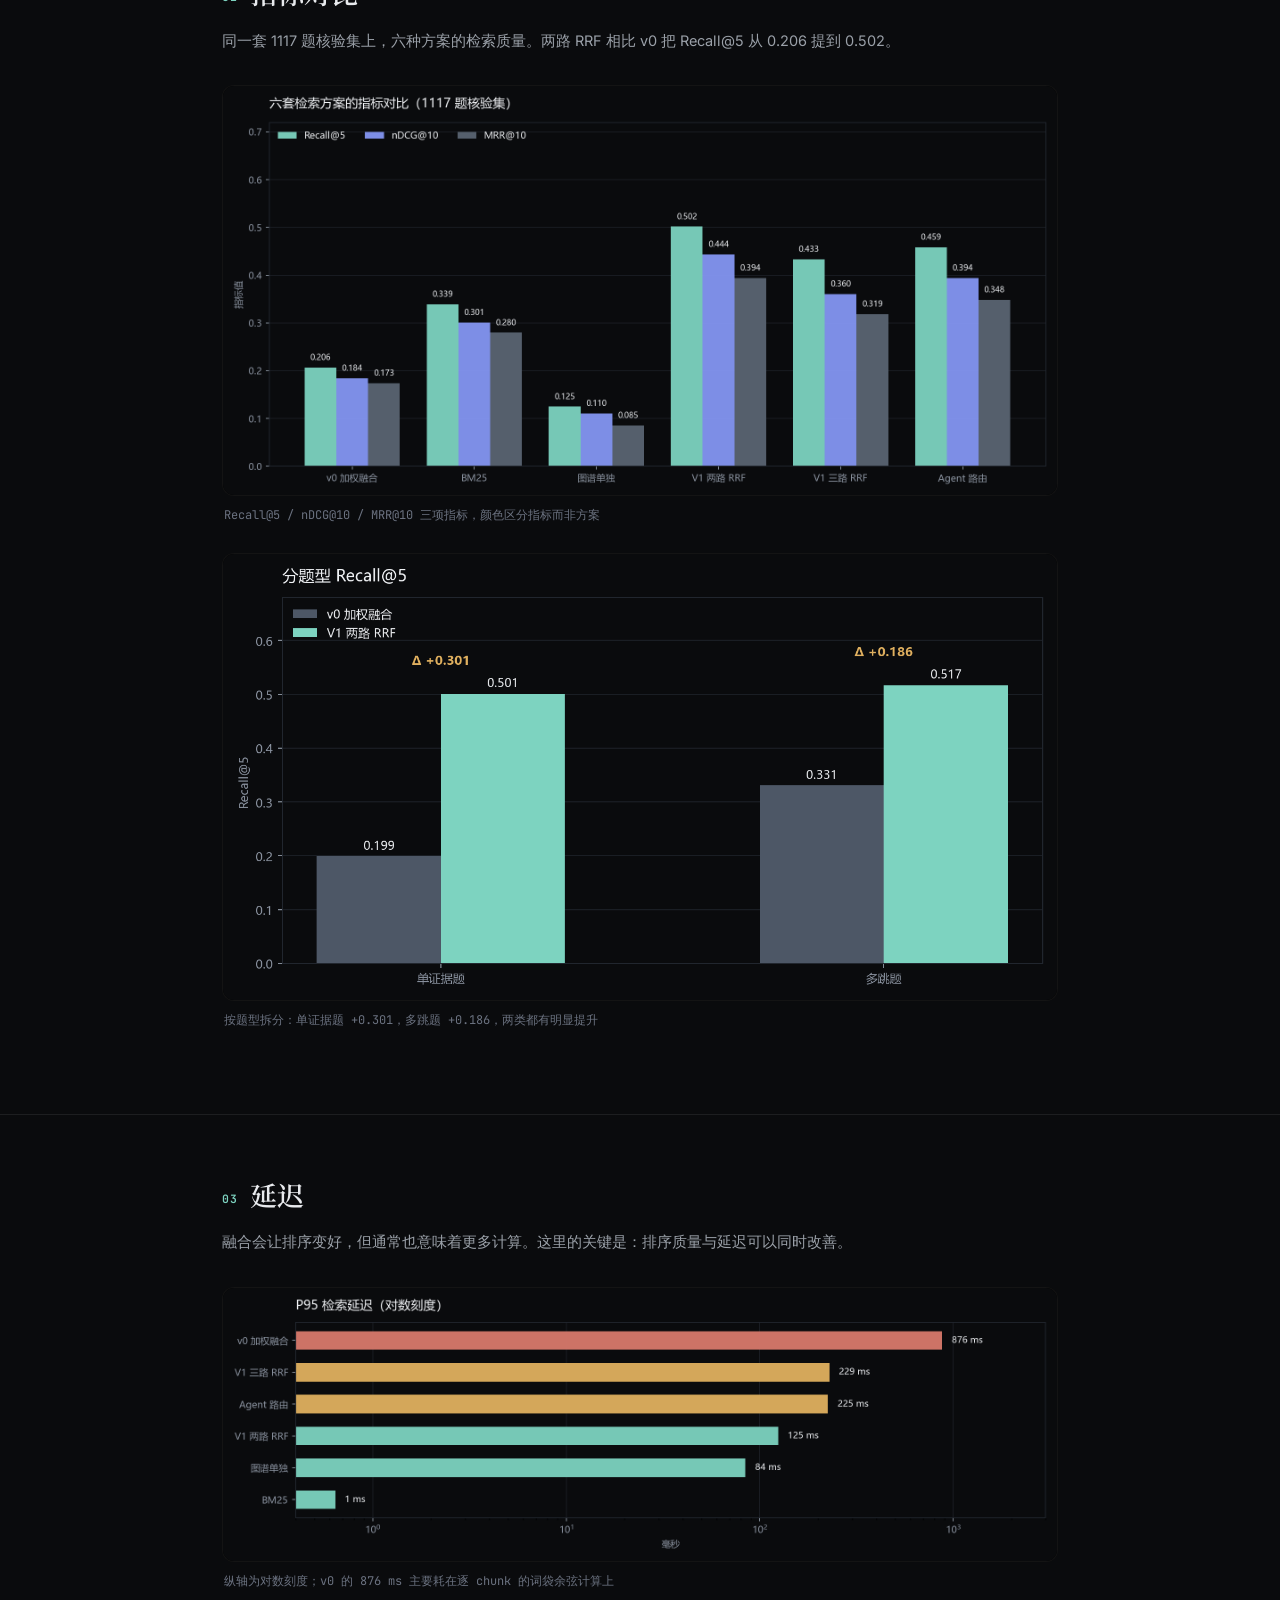
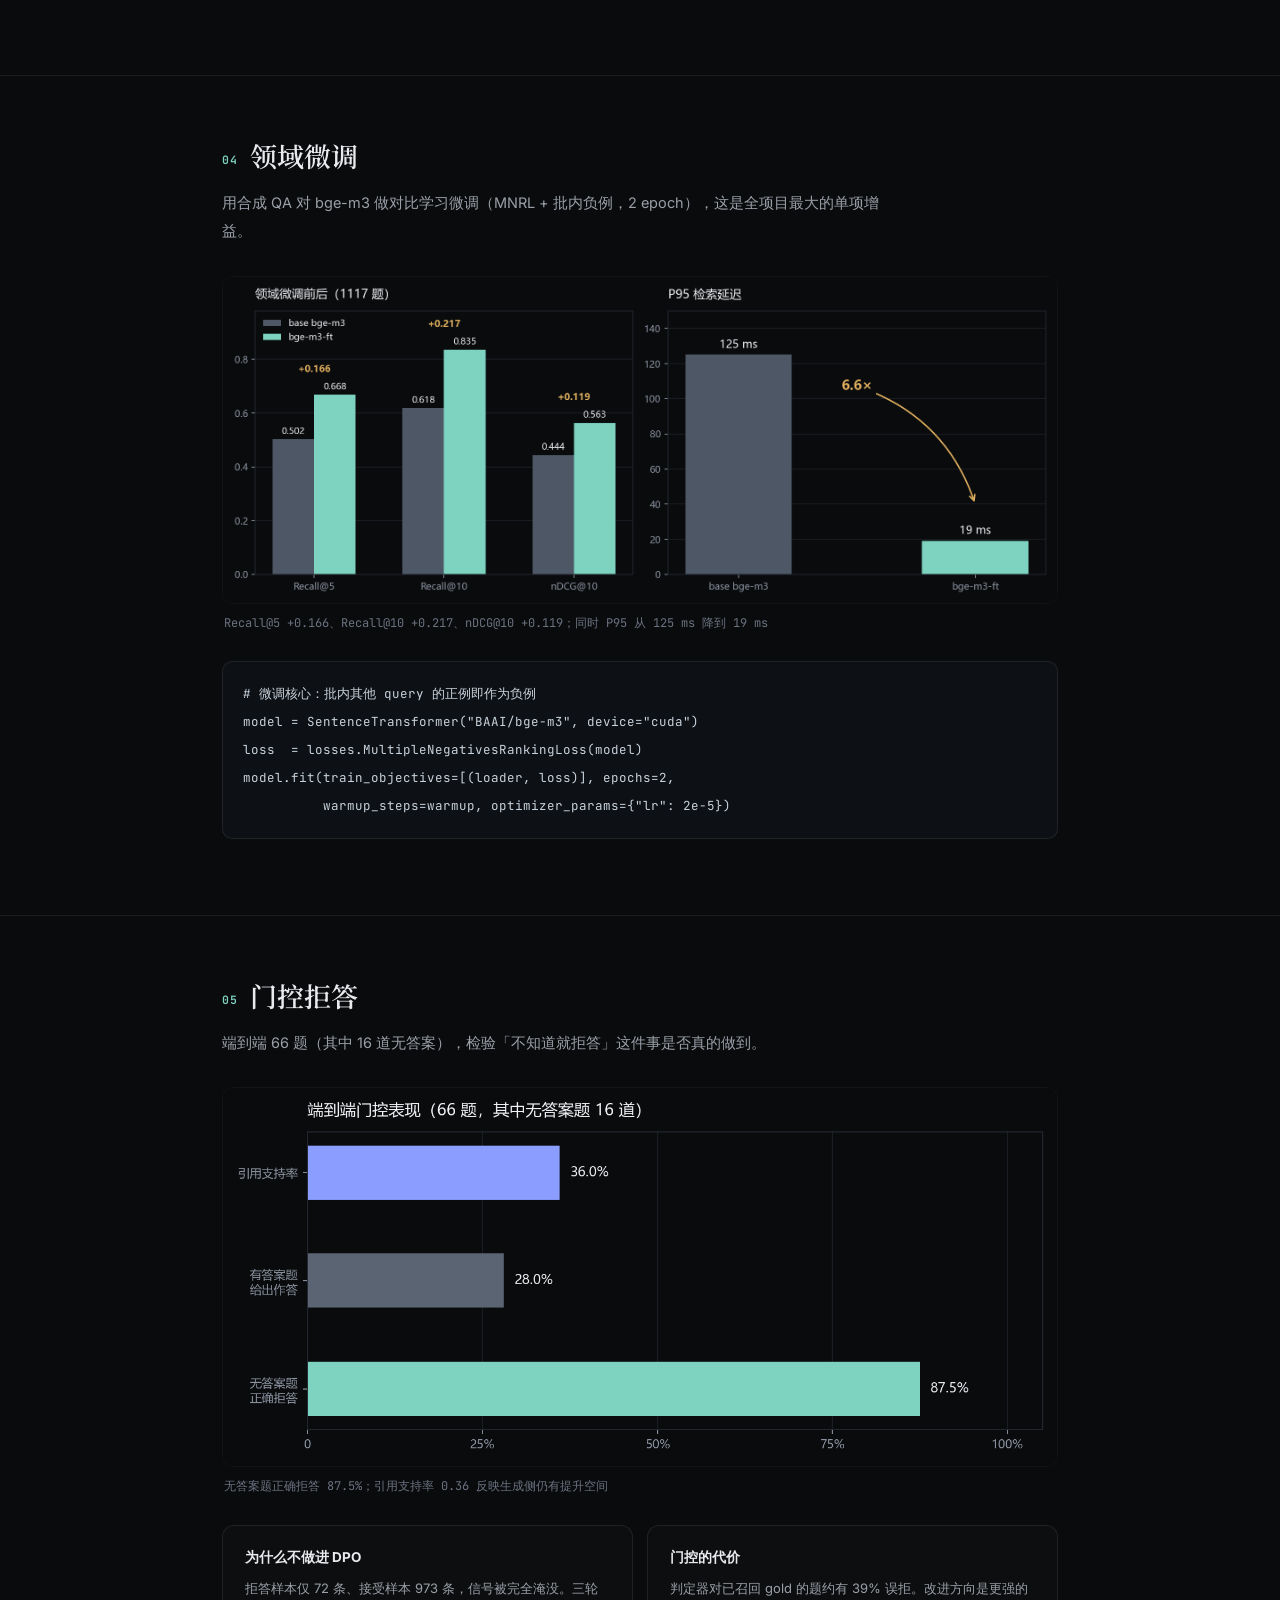
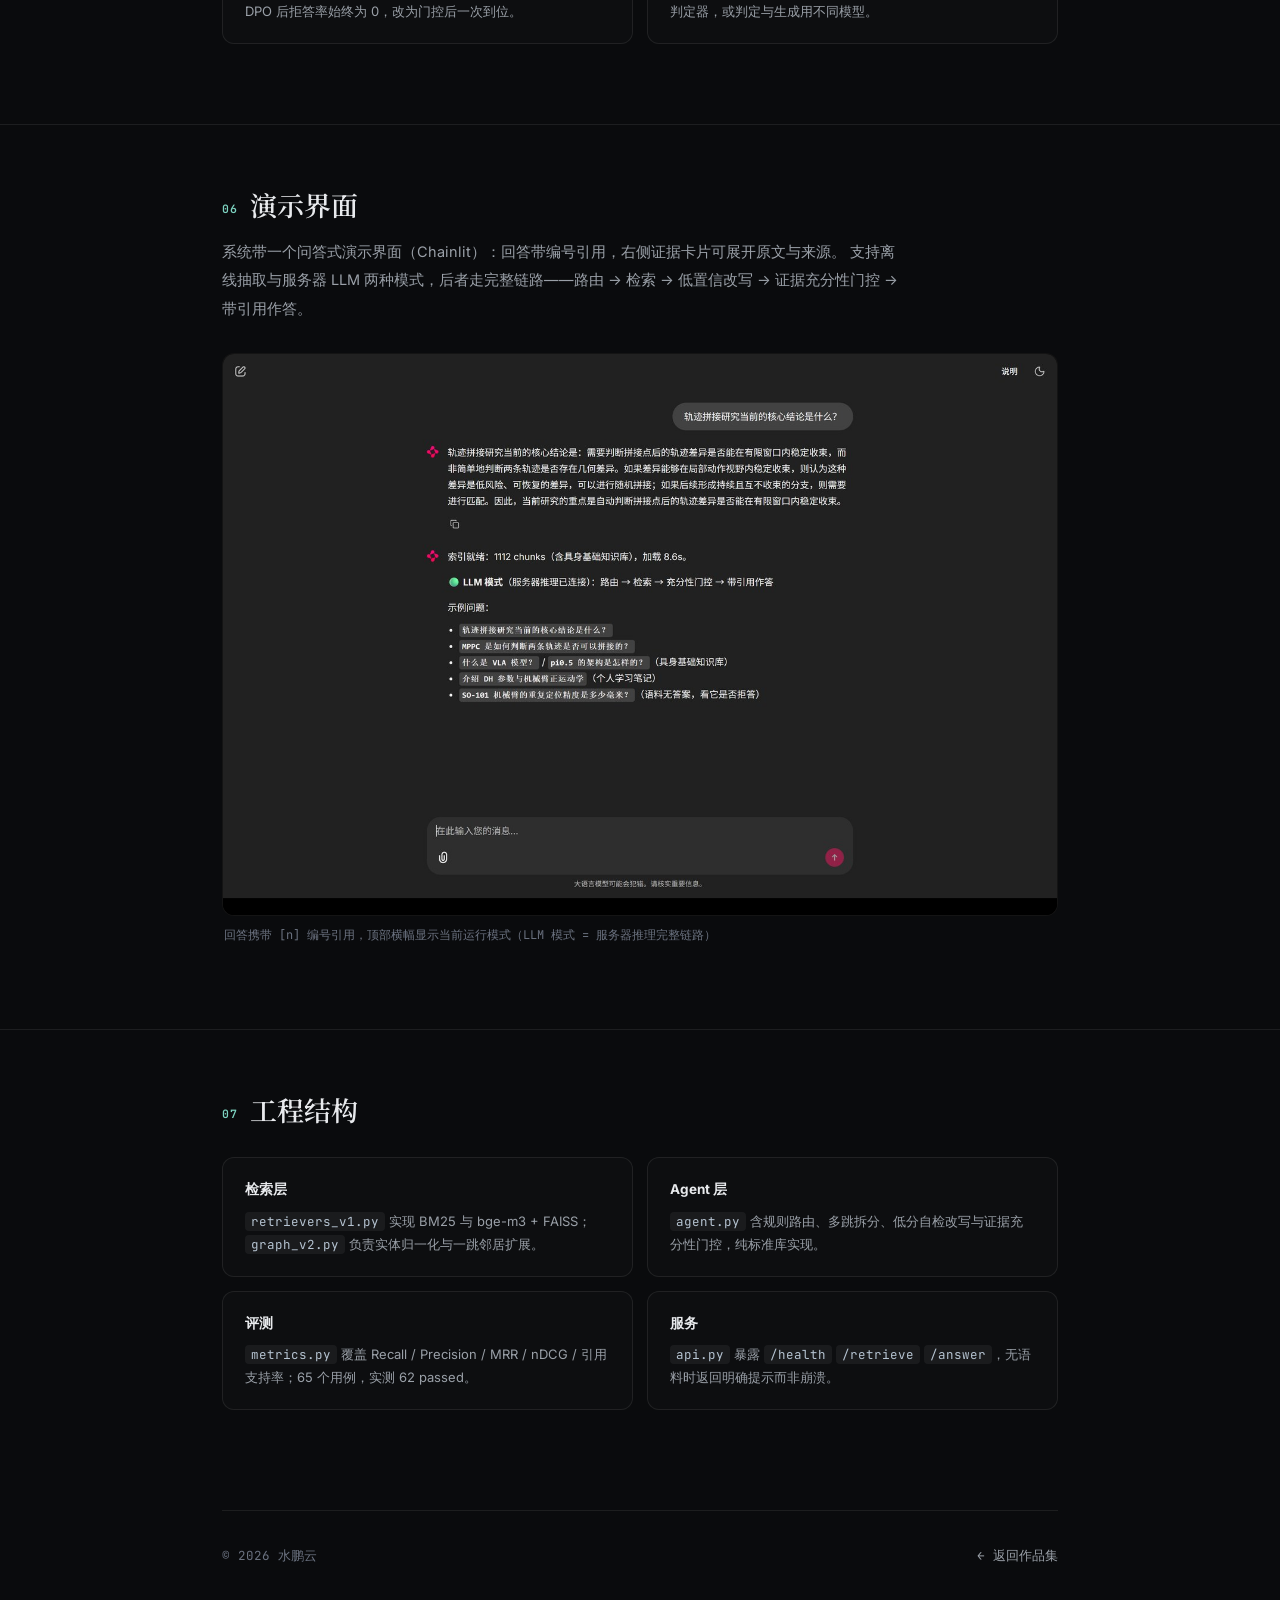
<file: p1-rag.html>
<!DOCTYPE html>
<html lang="zh-CN">
<head>
<meta charset="UTF-8">
<meta name="viewport" content="width=device-width, initial-scale=1.0">
<title>具身智能离线证据检索系统 · 水鹏云</title>
<link rel="icon" href="data:image/svg+xml,%3Csvg xmlns='http://www.w3.org/2000/svg' viewBox='0 0 32 32'%3E%3Crect width='32' height='32' rx='7' fill='%230a0b0d'/%3E%3Ccircle cx='16' cy='16' r='5' fill='%237dd3c0'/%3E%3C/svg%3E">
<link href="https://fonts.googleapis.com/css2?family=Inter:wght@300;400;500;600;700&family=JetBrains+Mono:wght@400;500&family=Noto+Serif+SC:wght@400;600;700&display=swap" rel="stylesheet">
<link rel="stylesheet" href="detail.css">
</head>
<body>

<div class="topbar">
  <div class="topbar-in">
    <a class="back" href="index.html">← 作品集</a>
    <span class="crumb">PROJECT 03 / RAG</span>
  </div>
</div>

<header class="hero">
  <div class="wrap">
    <div class="eyebrow"><span class="dot"></span>2026.09 — 2026.10 · 个人项目</div>
    <h1>具身智能领域的<br>离线证据检索系统</h1>
    <p class="lede">
      在完全离线、不依赖真机与外部 API 的条件下，对论文、机器人手册、实验记录做可溯源的检索作答。
      BM25、稠密向量与知识图谱三路召回，RRF 融合，再由证据充分性门控决定是否作答。
    </p>
    <div class="hero-meta">
      <span class="pill hi">Recall@5 0.668</span>
      <span class="pill">P95 19 ms</span>
      <span class="pill">拒答率 87.5%</span>
      <span class="pill">1117 题核验集</span>
    </div>
    <div class="metrics">
      <div class="metric"><div class="k">Recall@5</div><div class="v">0.668</div><div class="n">基线 v0 为 0.206</div></div>
      <div class="metric"><div class="k">nDCG@10</div><div class="v">0.563</div><div class="n">基线 0.184</div></div>
      <div class="metric"><div class="k">检索 P95</div><div class="v">19 ms</div><div class="n">微调前 876 ms</div></div>
      <div class="metric"><div class="k">无答案题拒答</div><div class="v">87.5%</div><div class="n">门控前 0%</div></div>
    </div>
  </div>
</header>

<section>
  <div class="wrap">
    <h2><span class="num">01</span>系统怎么跑</h2>
    <p class="sec-sub">一次查询经过路由、三路召回、融合、Agent 层处理，最后被门控决定「回答还是拒答」。</p>
    <figure>
      <img src="assets/rag/pipeline.png" alt="检索链路架构">
      <figcaption>检索链路：路由 → 三路召回 → RRF 融合 → Agent 层 → 门控 → 带引用作答</figcaption>
    </figure>
    <ul class="pts">
      <li><b>三路召回各管一段</b>：BM25 对术语精确、稠密向量对改写友好、知识图谱提供实体间关系；单路都有盲区，所以用 RRF 按名次融合。</li>
      <li><b>路由是加法式而非分类器</b>：BM25 + Dense 恒为基座，只在命中英文大写词或重复中文专名时追加图谱路。规则可单测，不引入新的失败模式。</li>
      <li><b>拒答放在 Agent 层</b>：由 LLM 判断证据是否足以回答，判 no 直接拒答。行为约束放在架构位置，比压进模型权重更可靠。</li>
    </ul>
  </div>
</section>

<section>
  <div class="wrap">
    <h2><span class="num">02</span>指标对比</h2>
    <p class="sec-sub">同一套 1117 题核验集上，六种方案的检索质量。两路 RRF 相比 v0 把 Recall@5 从 0.206 提到 0.502。</p>
    <figure>
      <img src="assets/rag/systems.png" alt="六套检索方案指标对比">
      <figcaption>Recall@5 / nDCG@10 / MRR@10 三项指标，颜色区分指标而非方案</figcaption>
    </figure>
    <figure>
      <img src="assets/rag/bytype.png" alt="分题型增益">
      <figcaption>按题型拆分：单证据题 +0.301，多跳题 +0.186，两类都有明显提升</figcaption>
    </figure>
  </div>
</section>

<section>
  <div class="wrap">
    <h2><span class="num">03</span>延迟</h2>
    <p class="sec-sub">融合会让排序变好，但通常也意味着更多计算。这里的关键是：排序质量与延迟可以同时改善。</p>
    <figure>
      <img src="assets/rag/latency.png" alt="P95 延迟对比">
      <figcaption>纵轴为对数刻度；v0 的 876 ms 主要耗在逐 chunk 的词袋余弦计算上</figcaption>
    </figure>
  </div>
</section>

<section>
  <div class="wrap">
    <h2><span class="num">04</span>领域微调</h2>
    <p class="sec-sub">用合成 QA 对 bge-m3 做对比学习微调（MNRL + 批内负例，2 epoch），这是全项目最大的单项增益。</p>
    <figure>
      <img src="assets/rag/finetune.png" alt="微调前后对比">
      <figcaption>Recall@5 +0.166、Recall@10 +0.217、nDCG@10 +0.119；同时 P95 从 125 ms 降到 19 ms</figcaption>
    </figure>
    <pre><code># 微调核心：批内其他 query 的正例即作为负例
model = SentenceTransformer("BAAI/bge-m3", device="cuda")
loss  = losses.MultipleNegativesRankingLoss(model)
model.fit(train_objectives=[(loader, loss)], epochs=2,
          warmup_steps=warmup, optimizer_params={"lr": 2e-5})</code></pre>
  </div>
</section>

<section>
  <div class="wrap">
    <h2><span class="num">05</span>门控拒答</h2>
    <p class="sec-sub">端到端 66 题（其中 16 道无答案），检验「不知道就拒答」这件事是否真的做到。</p>
    <figure>
      <img src="assets/rag/gating.png" alt="端到端门控表现">
      <figcaption>无答案题正确拒答 87.5%；引用支持率 0.36 反映生成侧仍有提升空间</figcaption>
    </figure>
    <div class="cards">
      <div class="card">
        <h4>为什么不做进 DPO</h4>
        <p>拒答样本仅 72 条、接受样本 973 条，信号被完全淹没。三轮 DPO 后拒答率始终为 0，改为门控后一次到位。</p>
      </div>
      <div class="card">
        <h4>门控的代价</h4>
        <p>判定器对已召回 gold 的题约有 39% 误拒。改进方向是更强的判定器，或判定与生成用不同模型。</p>
      </div>
    </div>
  </div>
</section>

<section>
  <div class="wrap">
    <h2><span class="num">06</span>演示界面</h2>
    <p class="sec-sub">
      系统带一个问答式演示界面（Chainlit）：回答带编号引用，右侧证据卡片可展开原文与来源。
      支持离线抽取与服务器 LLM 两种模式，后者走完整链路——路由 → 检索 → 低置信改写 → 证据充分性门控 → 带引用作答。
    </p>
    <figure>
      <img src="assets/rag/rag_ui_answer.jpg" alt="问答界面：回答带编号引用">
      <figcaption>回答携带 [n] 编号引用，顶部横幅显示当前运行模式（LLM 模式 = 服务器推理完整链路）</figcaption>
    </figure>
  </div>
</section>

<section>
  <div class="wrap">
    <h2><span class="num">07</span>工程结构</h2>
    <div class="cards">
      <div class="card"><h4>检索层</h4><p><code>retrievers_v1.py</code> 实现 BM25 与 bge-m3 + FAISS；<code>graph_v2.py</code> 负责实体归一化与一跳邻居扩展。</p></div>
      <div class="card"><h4>Agent 层</h4><p><code>agent.py</code> 含规则路由、多跳拆分、低分自检改写与证据充分性门控，纯标准库实现。</p></div>
      <div class="card"><h4>评测</h4><p><code>metrics.py</code> 覆盖 Recall / Precision / MRR / nDCG / 引用支持率；65 个用例，实测 62 passed。</p></div>
      <div class="card"><h4>服务</h4><p><code>api.py</code> 暴露 <code>/health</code> <code>/retrieve</code> <code>/answer</code>，无语料时返回明确提示而非崩溃。</p></div>
    </div>
  </div>
</section>

<div class="wrap">
  <footer>
    <span>© 2026 水鹏云</span>
    <a href="index.html">← 返回作品集</a>
  </footer>
</div>

</body>
</html>
</file>
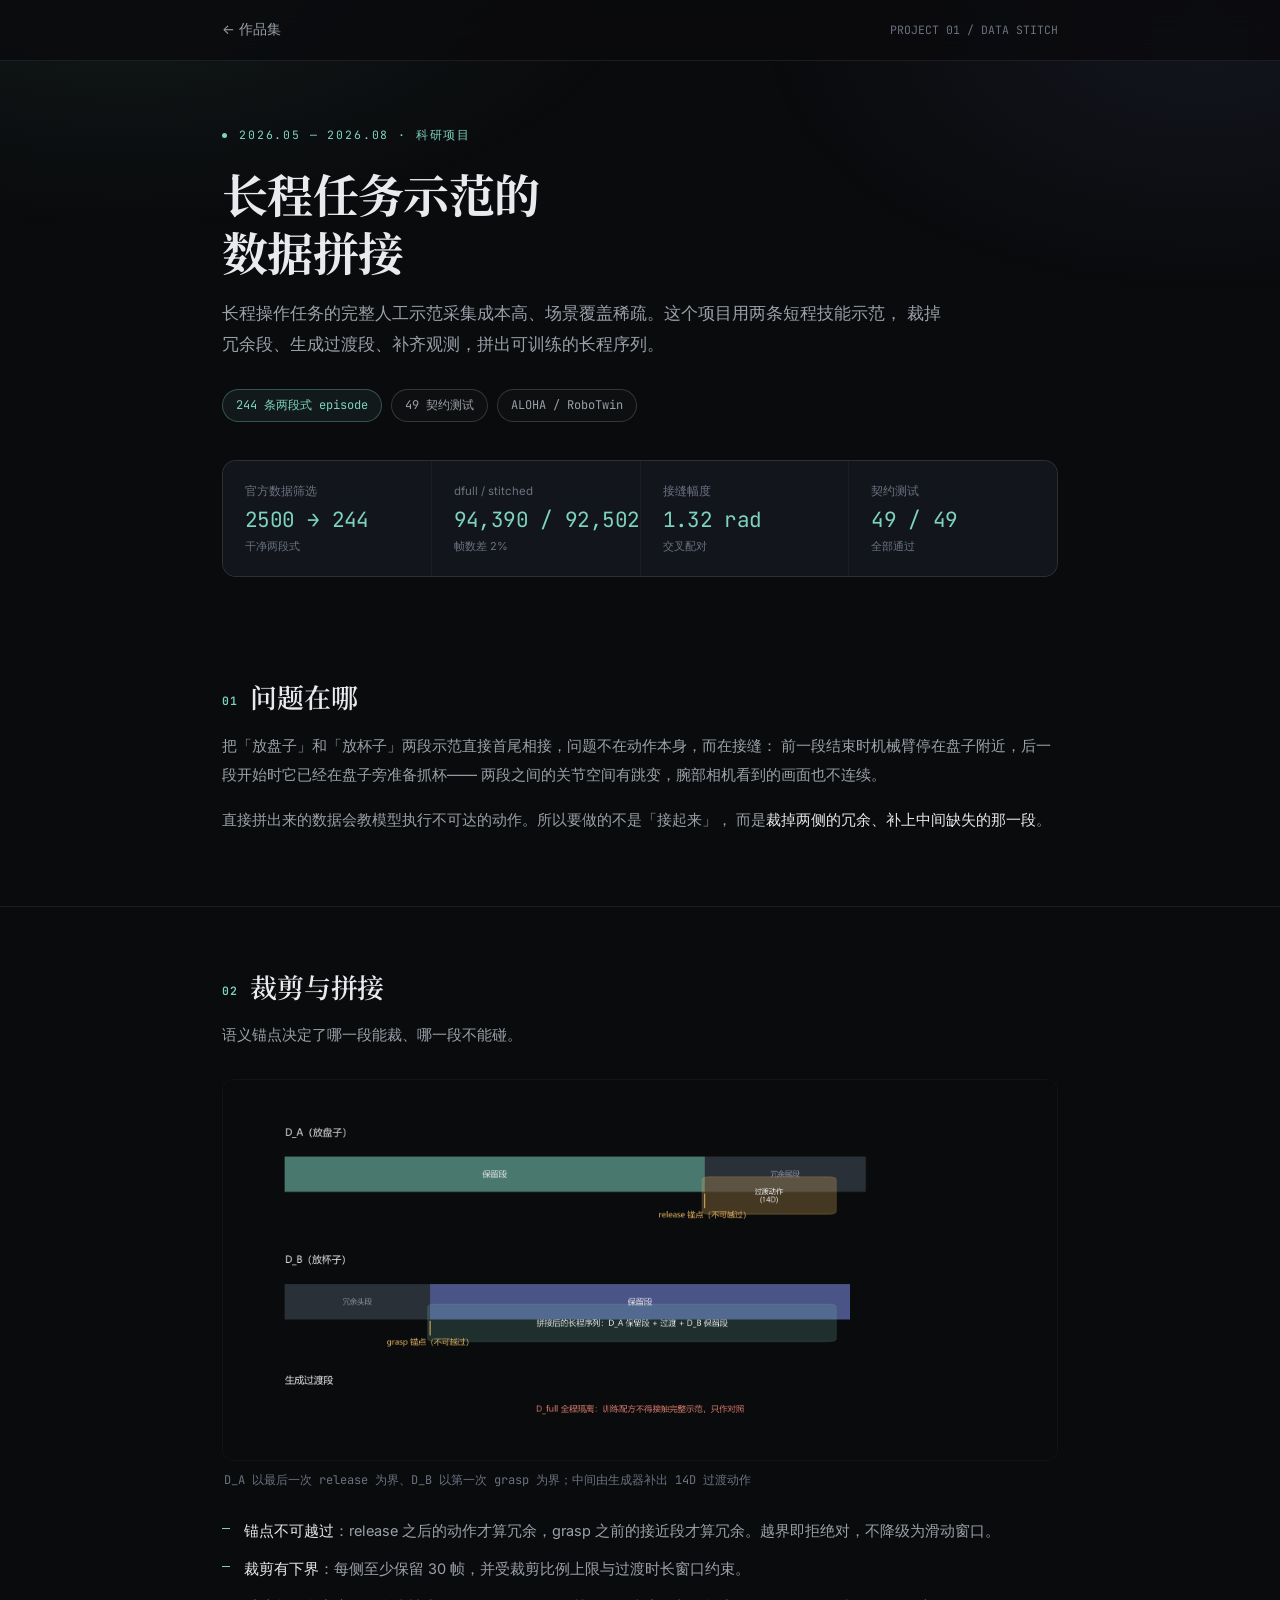
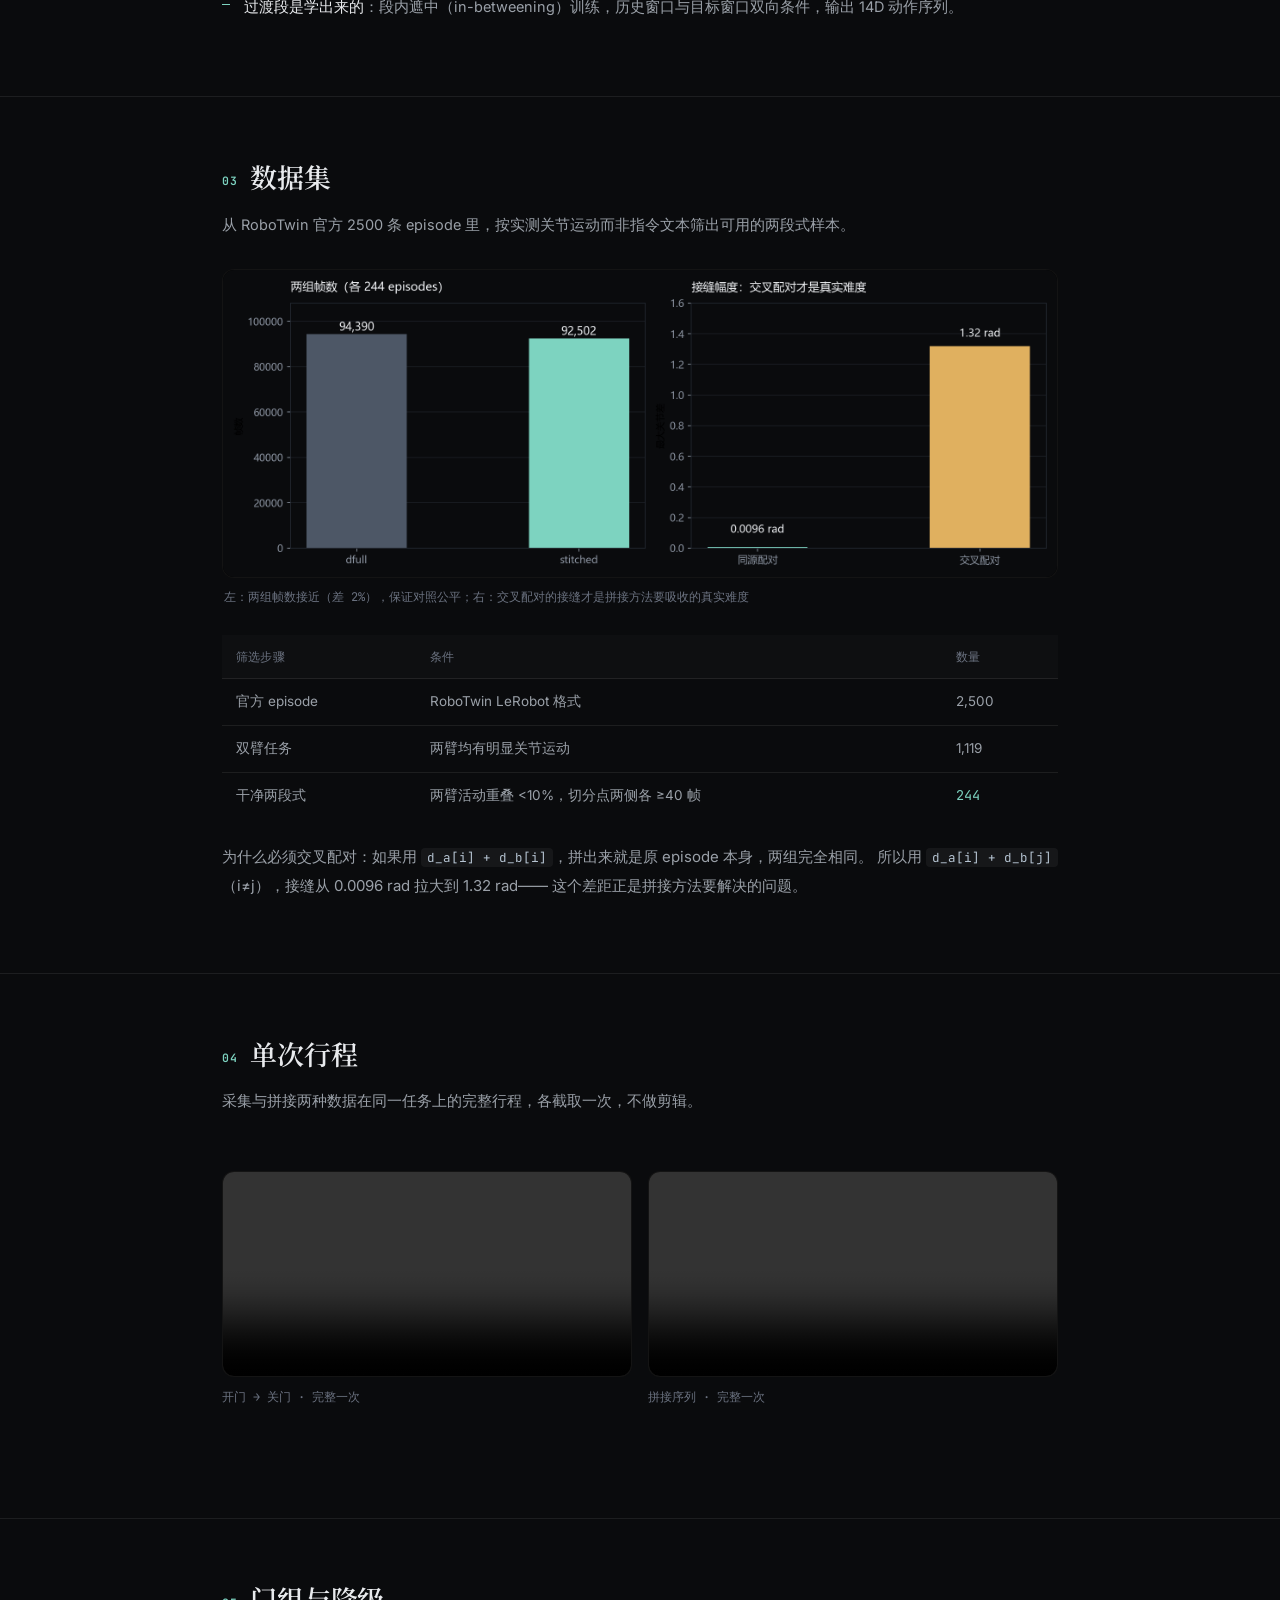
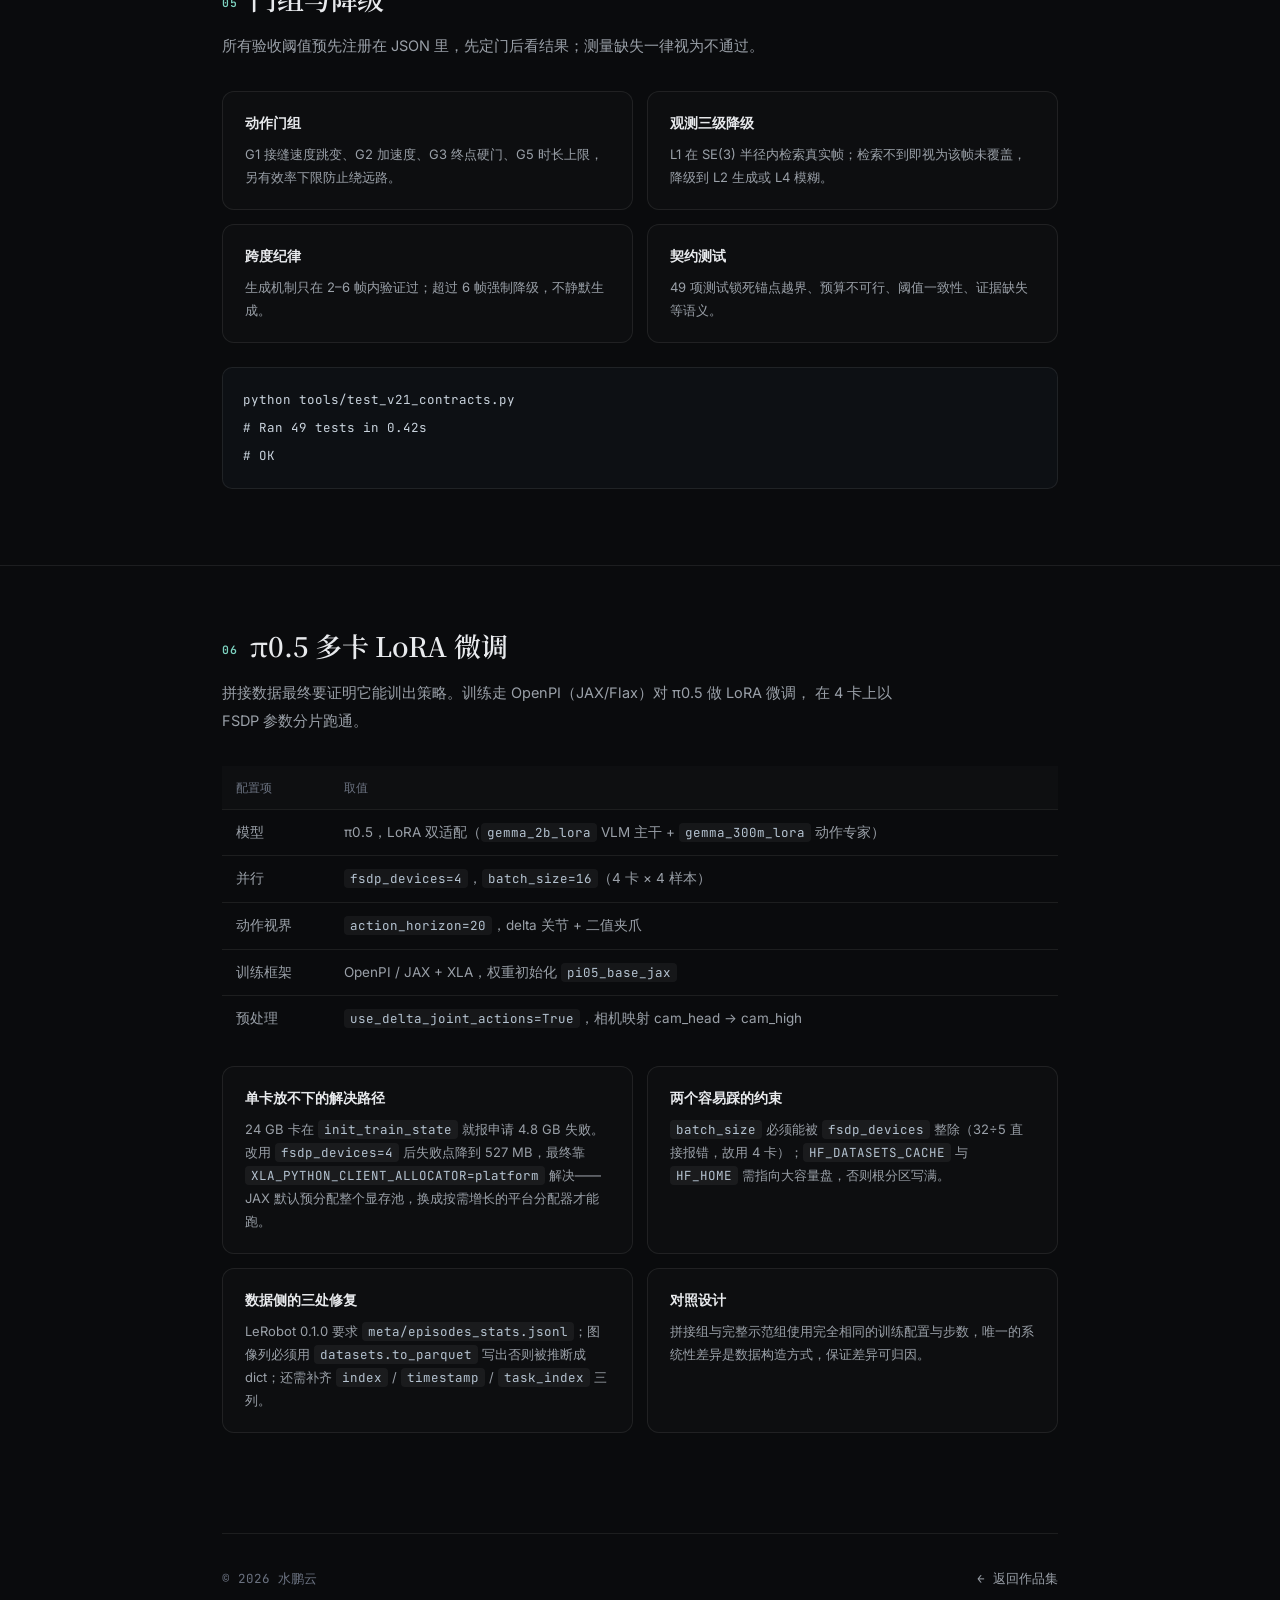
<file: p2-stitch.html>
<!DOCTYPE html>
<html lang="zh-CN">
<head>
<meta charset="UTF-8">
<meta name="viewport" content="width=device-width, initial-scale=1.0">
<title>长程任务示范数据拼接 · 水鹏云</title>
<link rel="icon" href="data:image/svg+xml,%3Csvg xmlns='http://www.w3.org/2000/svg' viewBox='0 0 32 32'%3E%3Crect width='32' height='32' rx='7' fill='%230a0b0d'/%3E%3Ccircle cx='16' cy='16' r='5' fill='%237dd3c0'/%3E%3C/svg%3E">
<link href="https://fonts.googleapis.com/css2?family=Inter:wght@300;400;500;600;700&family=JetBrains+Mono:wght@400;500&family=Noto+Serif+SC:wght@400;600;700&display=swap" rel="stylesheet">
<link rel="stylesheet" href="detail.css">
</head>
<body>

<div class="topbar">
  <div class="topbar-in">
    <a class="back" href="index.html">← 作品集</a>
    <span class="crumb">PROJECT 01 / DATA STITCH</span>
  </div>
</div>

<header class="hero">
  <div class="wrap">
    <div class="eyebrow"><span class="dot"></span>2026.05 — 2026.08 · 科研项目</div>
    <h1>长程任务示范的<br>数据拼接</h1>
    <p class="lede">
      长程操作任务的完整人工示范采集成本高、场景覆盖稀疏。这个项目用两条短程技能示范，
      裁掉冗余段、生成过渡段、补齐观测，拼出可训练的长程序列。
    </p>
    <div class="hero-meta">
      <span class="pill hi">244 条两段式 episode</span>
      <span class="pill">49 契约测试</span>
      <span class="pill">ALOHA / RoboTwin</span>
    </div>
    <div class="metrics">
      <div class="metric"><div class="k">官方数据筛选</div><div class="v">2500 → 244</div><div class="n">干净两段式</div></div>
      <div class="metric"><div class="k">dfull / stitched</div><div class="v">94,390 / 92,502</div><div class="n">帧数差 2%</div></div>
      <div class="metric"><div class="k">接缝幅度</div><div class="v">1.32 rad</div><div class="n">交叉配对</div></div>
      <div class="metric"><div class="k">契约测试</div><div class="v">49 / 49</div><div class="n">全部通过</div></div>
    </div>
  </div>
</header>

<section>
  <div class="wrap">
    <h2><span class="num">01</span>问题在哪</h2>
    <p>
      把「放盘子」和「放杯子」两段示范直接首尾相接，问题不在动作本身，而在接缝：
      前一段结束时机械臂停在盘子附近，后一段开始时它已经在盘子旁准备抓杯——
      两段之间的关节空间有跳变，腕部相机看到的画面也不连续。
    </p>
    <p>
      直接拼出来的数据会教模型执行不可达的动作。所以要做的不是「接起来」，
      而是<strong>裁掉两侧的冗余、补上中间缺失的那一段</strong>。
    </p>
  </div>
</section>

<section>
  <div class="wrap">
    <h2><span class="num">02</span>裁剪与拼接</h2>
    <p class="sec-sub">语义锚点决定了哪一段能裁、哪一段不能碰。</p>
    <figure>
      <img src="assets/stitch/crop.png" alt="语义锚点裁剪与拼接示意">
      <figcaption>D_A 以最后一次 release 为界、D_B 以第一次 grasp 为界；中间由生成器补出 14D 过渡动作</figcaption>
    </figure>
    <ul class="pts">
      <li><b>锚点不可越过</b>：release 之后的动作才算冗余，grasp 之前的接近段才算冗余。越界即拒绝对，不降级为滑动窗口。</li>
      <li><b>裁剪有下界</b>：每侧至少保留 30 帧，并受裁剪比例上限与过渡时长窗口约束。</li>
      <li><b>过渡段是学出来的</b>：段内遮中（in-betweening）训练，历史窗口与目标窗口双向条件，输出 14D 动作序列。</li>
    </ul>
  </div>
</section>

<section>
  <div class="wrap">
    <h2><span class="num">03</span>数据集</h2>
    <p class="sec-sub">从 RoboTwin 官方 2500 条 episode 里，按实测关节运动而非指令文本筛出可用的两段式样本。</p>
    <figure>
      <img src="assets/stitch/dataset.png" alt="数据集规模与接缝幅度">
      <figcaption>左：两组帧数接近（差 2%），保证对照公平；右：交叉配对的接缝才是拼接方法要吸收的真实难度</figcaption>
    </figure>
    <table>
      <tr><th>筛选步骤</th><th>条件</th><th>数量</th></tr>
      <tr><td>官方 episode</td><td>RoboTwin LeRobot 格式</td><td>2,500</td></tr>
      <tr><td>双臂任务</td><td>两臂均有明显关节运动</td><td>1,119</td></tr>
      <tr><td>干净两段式</td><td>两臂活动重叠 &lt;10%，切分点两侧各 ≥40 帧</td><td><span class="em">244</span></td></tr>
    </table>
    <p>
      为什么必须交叉配对：如果用 <code>d_a[i] + d_b[i]</code>，拼出来就是原 episode 本身，两组完全相同。
      所以用 <code>d_a[i] + d_b[j]</code>（i≠j），接缝从 0.0096 rad 拉大到 1.32 rad——
      这个差距正是拼接方法要解决的问题。
    </p>
  </div>
</section>

<section>
  <div class="wrap">
    <h2><span class="num">04</span>单次行程</h2>
    <p class="sec-sub">采集与拼接两种数据在同一任务上的完整行程，各截取一次，不做剪辑。</p>
    <div class="figrow">
      <div class="video-block">
        <video src="assets/aloha_door_once.mp4" muted playsinline preload="metadata" loop controls></video>
        <div class="video-cap">开门 → 关门 · 完整一次</div>
      </div>
      <div class="video-block">
        <video src="assets/aloha_stitch_once.mp4" muted playsinline preload="metadata" loop controls></video>
        <div class="video-cap">拼接序列 · 完整一次</div>
      </div>
    </div>
  </div>
</section>

<section>
  <div class="wrap">
    <h2><span class="num">05</span>门组与降级</h2>
    <p class="sec-sub">所有验收阈值预先注册在 JSON 里，先定门后看结果；测量缺失一律视为不通过。</p>
    <div class="cards">
      <div class="card"><h4>动作门组</h4><p>G1 接缝速度跳变、G2 加速度、G3 终点硬门、G5 时长上限，另有效率下限防止绕远路。</p></div>
      <div class="card"><h4>观测三级降级</h4><p>L1 在 SE(3) 半径内检索真实帧；检索不到即视为该帧未覆盖，降级到 L2 生成或 L4 模糊。</p></div>
      <div class="card"><h4>跨度纪律</h4><p>生成机制只在 2–6 帧内验证过；超过 6 帧强制降级，不静默生成。</p></div>
      <div class="card"><h4>契约测试</h4><p>49 项测试锁死锚点越界、预算不可行、阈值一致性、证据缺失等语义。</p></div>
    </div>
    <pre><code>python tools/test_v21_contracts.py
# Ran 49 tests in 0.42s
# OK</code></pre>
  </div>
</section>


<section>
  <div class="wrap">
    <h2><span class="num">06</span>π0.5 多卡 LoRA 微调</h2>
    <p class="sec-sub">
      拼接数据最终要证明它能训出策略。训练走 OpenPI（JAX/Flax）对 π0.5 做 LoRA 微调，
      在 4 卡上以 FSDP 参数分片跑通。
    </p>
    <table>
      <tr><th>配置项</th><th>取值</th></tr>
      <tr><td>模型</td><td>π0.5，LoRA 双适配（<code>gemma_2b_lora</code> VLM 主干 + <code>gemma_300m_lora</code> 动作专家）</td></tr>
      <tr><td>并行</td><td><code>fsdp_devices=4</code>，<code>batch_size=16</code>（4 卡 × 4 样本）</td></tr>
      <tr><td>动作视界</td><td><code>action_horizon=20</code>，delta 关节 + 二值夹爪</td></tr>
      <tr><td>训练框架</td><td>OpenPI / JAX + XLA，权重初始化 <code>pi05_base_jax</code></td></tr>
      <tr><td>预处理</td><td><code>use_delta_joint_actions=True</code>，相机映射 cam_head → cam_high</td></tr>
    </table>
    <div class="cards">
      <div class="card">
        <h4>单卡放不下的解决路径</h4>
        <p>24 GB 卡在 <code>init_train_state</code> 就报申请 4.8 GB 失败。改用 <code>fsdp_devices=4</code> 后失败点降到 527 MB，最终靠 <code>XLA_PYTHON_CLIENT_ALLOCATOR=platform</code> 解决——JAX 默认预分配整个显存池，换成按需增长的平台分配器才能跑。</p>
      </div>
      <div class="card">
        <h4>两个容易踩的约束</h4>
        <p><code>batch_size</code> 必须能被 <code>fsdp_devices</code> 整除（32÷5 直接报错，故用 4 卡）；<code>HF_DATASETS_CACHE</code> 与 <code>HF_HOME</code> 需指向大容量盘，否则根分区写满。</p>
      </div>
      <div class="card">
        <h4>数据侧的三处修复</h4>
        <p>LeRobot 0.1.0 要求 <code>meta/episodes_stats.jsonl</code>；图像列必须用 <code>datasets.to_parquet</code> 写出否则被推断成 dict；还需补齐 <code>index</code> / <code>timestamp</code> / <code>task_index</code> 三列。</p>
      </div>
      <div class="card">
        <h4>对照设计</h4>
        <p>拼接组与完整示范组使用完全相同的训练配置与步数，唯一的系统性差异是数据构造方式，保证差异可归因。</p>
      </div>
    </div>
  </div>
</section>

<div class="wrap">
  <footer>
    <span>© 2026 水鹏云</span>
    <a href="index.html">← 返回作品集</a>
  </footer>
</div>

</body>
</html>
</file>
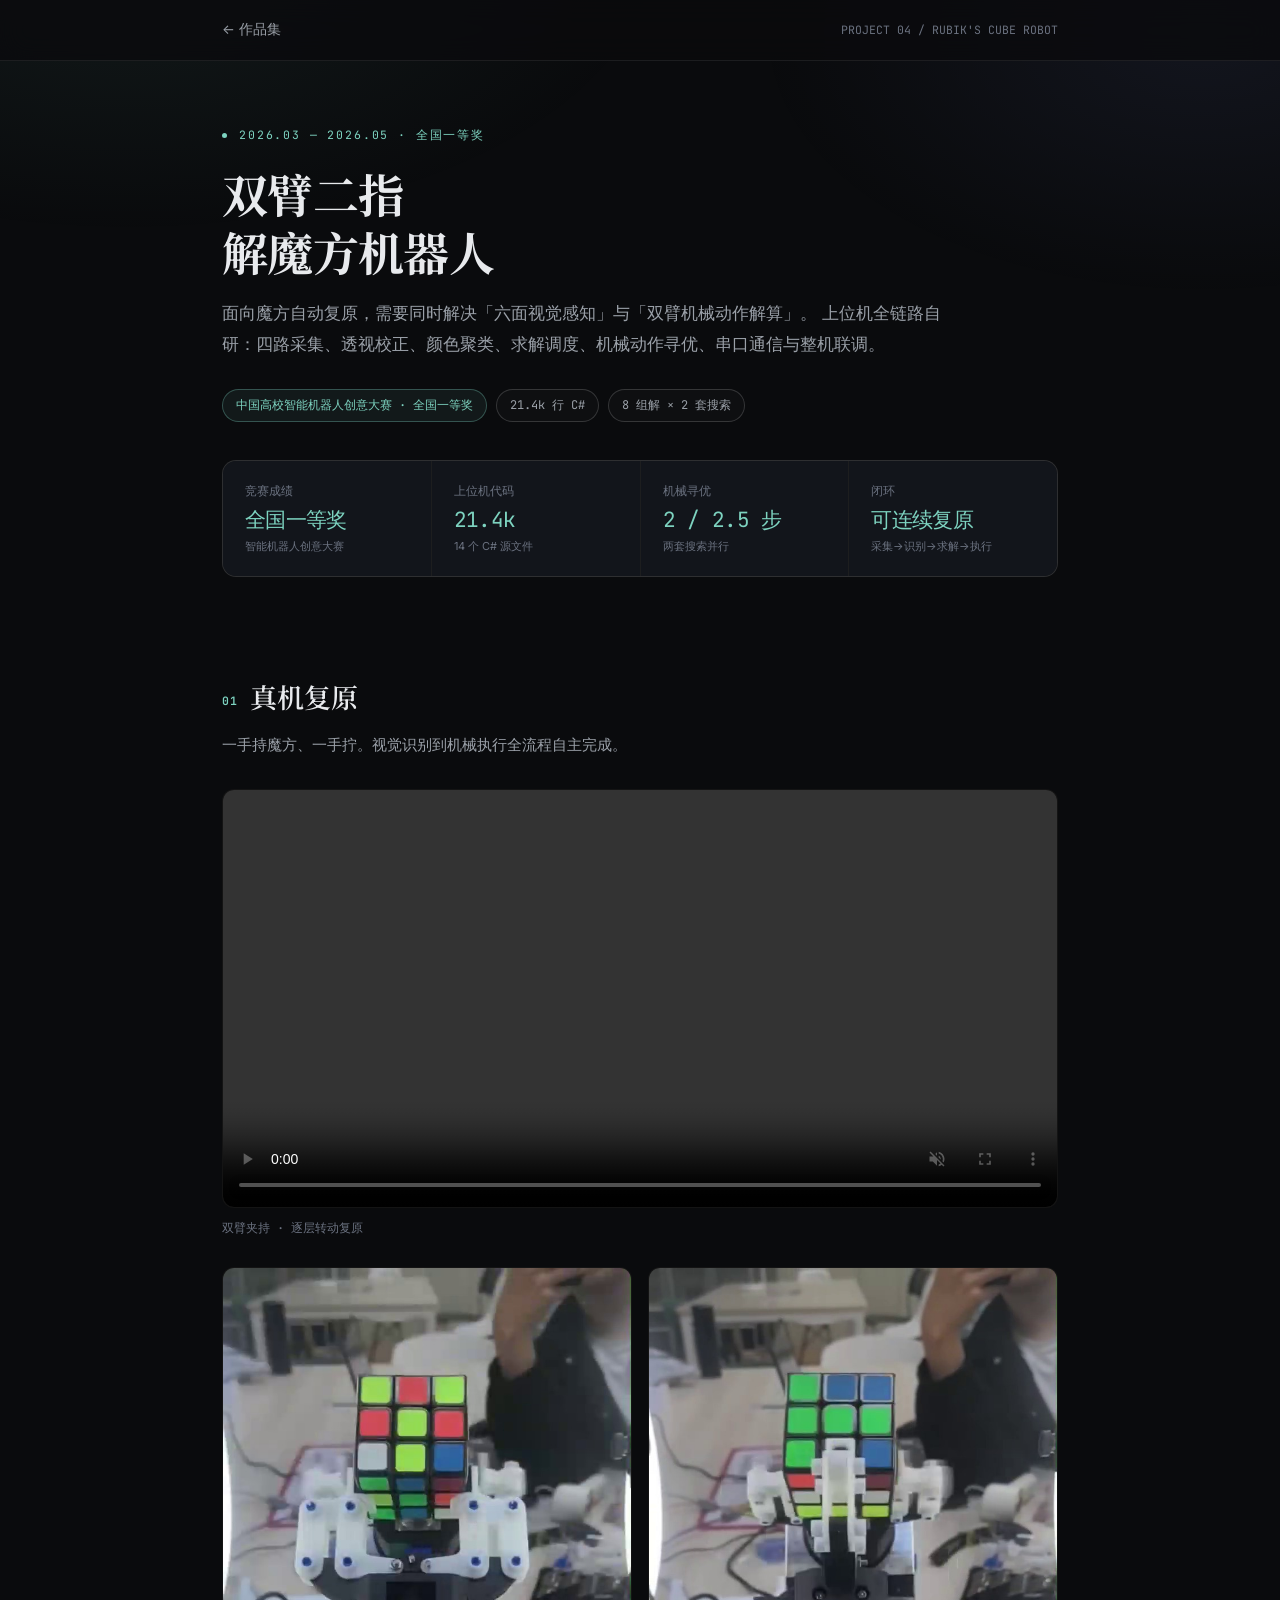
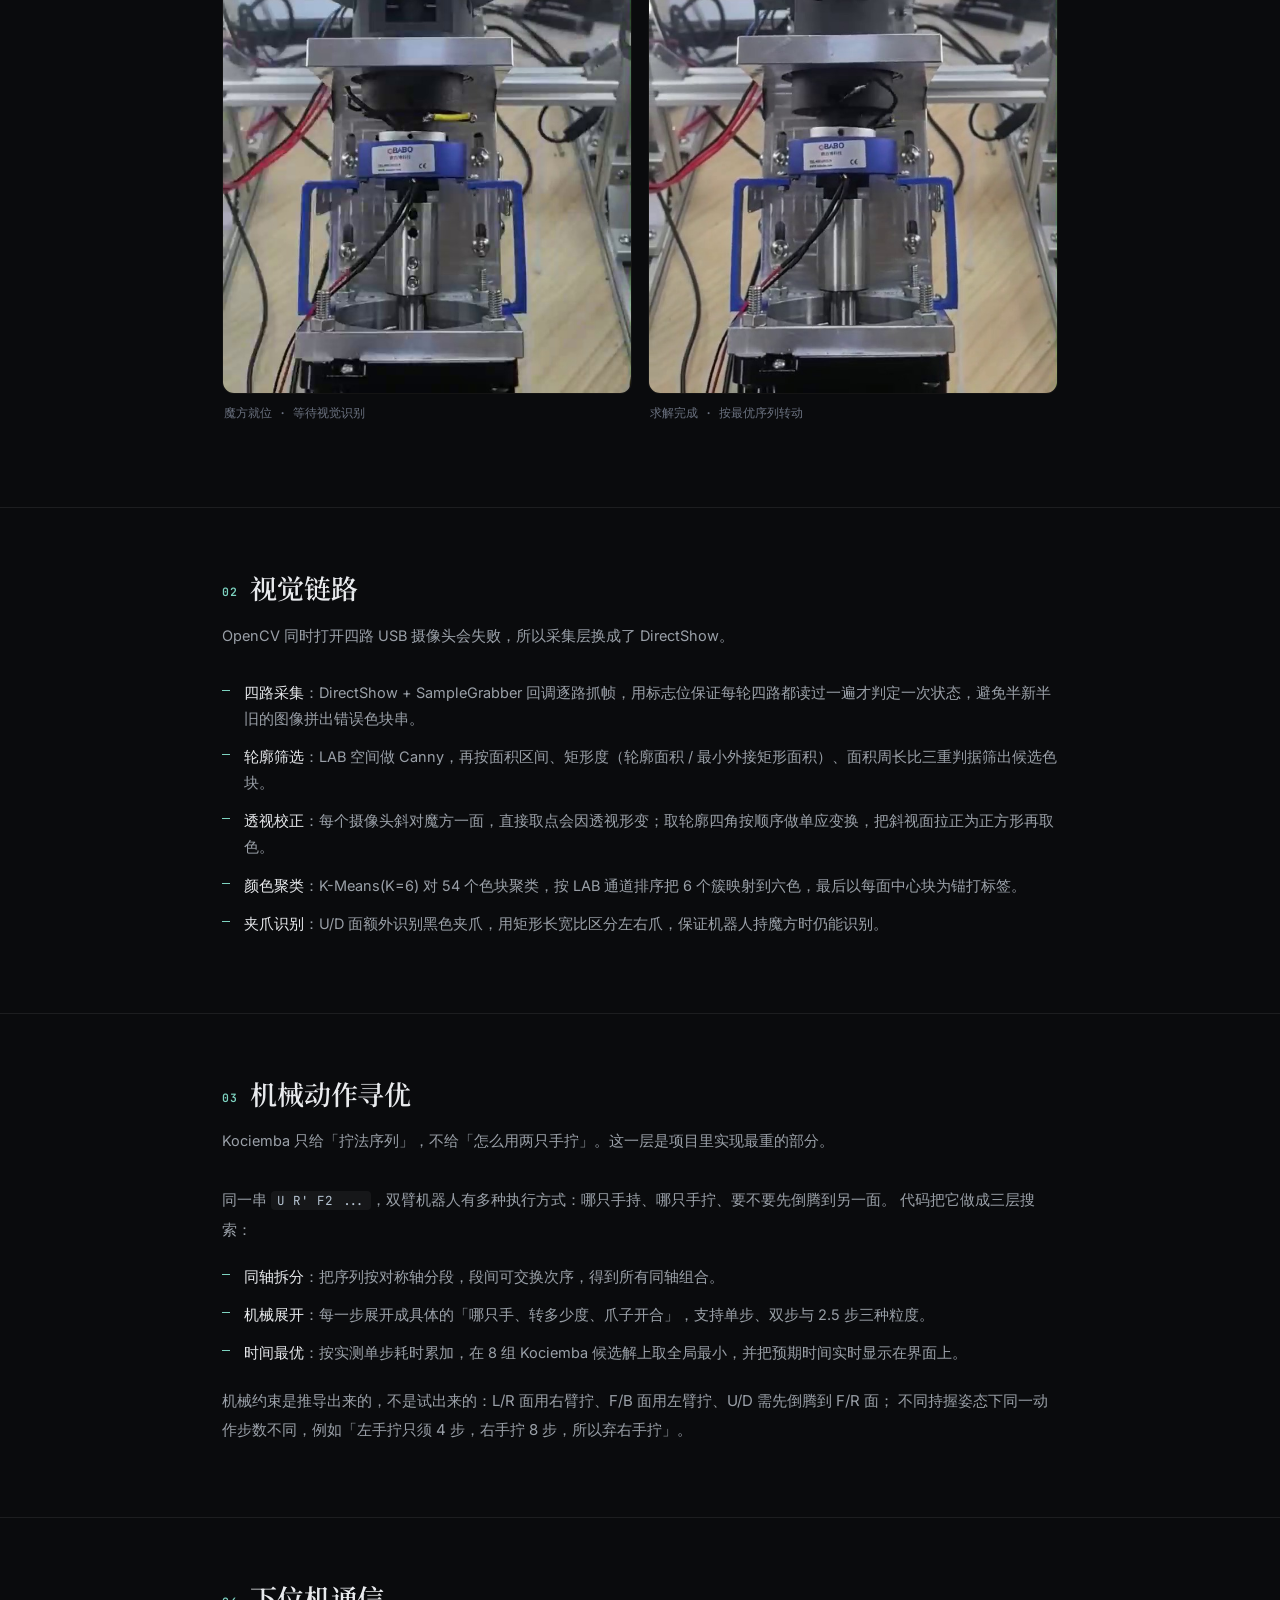
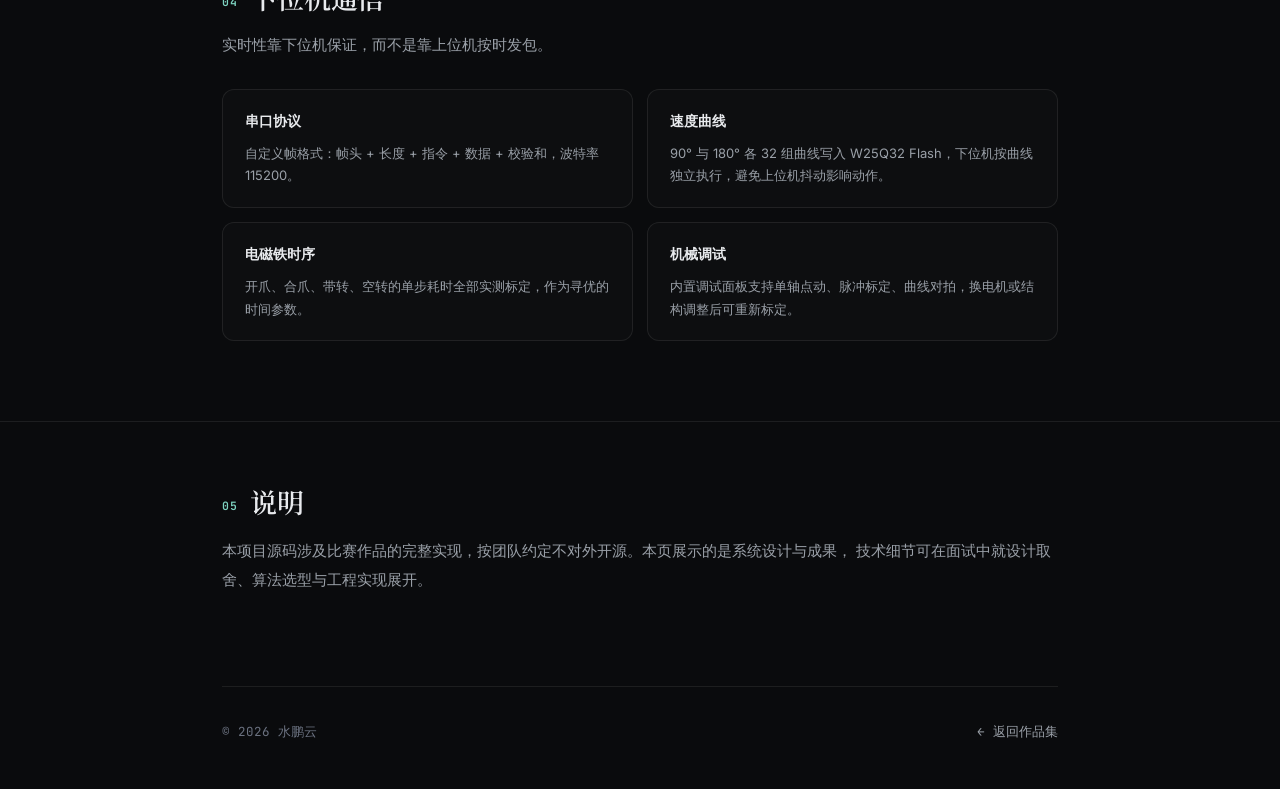
<file: p3-cube.html>
<!DOCTYPE html>
<html lang="zh-CN">
<head>
<meta charset="UTF-8">
<meta name="viewport" content="width=device-width, initial-scale=1.0">
<title>双臂二指解魔方机器人 · 水鹏云</title>
<link rel="icon" href="data:image/svg+xml,%3Csvg xmlns='http://www.w3.org/2000/svg' viewBox='0 0 32 32'%3E%3Crect width='32' height='32' rx='7' fill='%230a0b0d'/%3E%3Ccircle cx='16' cy='16' r='5' fill='%237dd3c0'/%3E%3C/svg%3E">
<link href="https://fonts.googleapis.com/css2?family=Inter:wght@300;400;500;600;700&family=JetBrains+Mono:wght@400;500&family=Noto+Serif+SC:wght@400;600;700&display=swap" rel="stylesheet">
<link rel="stylesheet" href="detail.css">
</head>
<body>

<div class="topbar">
  <div class="topbar-in">
    <a class="back" href="index.html">← 作品集</a>
    <span class="crumb">PROJECT 04 / RUBIK'S CUBE ROBOT</span>
  </div>
</div>

<header class="hero">
  <div class="wrap">
    <div class="eyebrow"><span class="dot"></span>2026.03 — 2026.05 · 全国一等奖</div>
    <h1>双臂二指<br>解魔方机器人</h1>
    <p class="lede">
      面向魔方自动复原，需要同时解决「六面视觉感知」与「双臂机械动作解算」。
      上位机全链路自研：四路采集、透视校正、颜色聚类、求解调度、机械动作寻优、串口通信与整机联调。
    </p>
    <div class="hero-meta">
      <span class="pill hi">中国高校智能机器人创意大赛 · 全国一等奖</span>
      <span class="pill">21.4k 行 C#</span>
      <span class="pill">8 组解 × 2 套搜索</span>
    </div>
    <div class="metrics">
      <div class="metric"><div class="k">竞赛成绩</div><div class="v">全国一等奖</div><div class="n">智能机器人创意大赛</div></div>
      <div class="metric"><div class="k">上位机代码</div><div class="v">21.4k</div><div class="n">14 个 C# 源文件</div></div>
      <div class="metric"><div class="k">机械寻优</div><div class="v">2 / 2.5 步</div><div class="n">两套搜索并行</div></div>
      <div class="metric"><div class="k">闭环</div><div class="v">可连续复原</div><div class="n">采集→识别→求解→执行</div></div>
    </div>
  </div>
</header>

<section>
  <div class="wrap">
    <h2><span class="num">01</span>真机复原</h2>
    <p class="sec-sub">一手持魔方、一手拧。视觉识别到机械执行全流程自主完成。</p>
    <div class="video-block">
      <video src="assets/cube_demo.mp4" muted playsinline preload="metadata" loop controls></video>
      <div class="video-cap">双臂夹持 · 逐层转动复原</div>
    </div>
    <div class="figrow">
      <figure>
        <img src="assets/cube/step1.jpg" alt="魔方就位，等待识别">
        <figcaption>魔方就位 · 等待视觉识别</figcaption>
      </figure>
      <figure>
        <img src="assets/cube/step3.jpg" alt="执行转动中">
        <figcaption>求解完成 · 按最优序列转动</figcaption>
      </figure>
    </div>
  </div>
</section>

<section>
  <div class="wrap">
    <h2><span class="num">02</span>视觉链路</h2>
    <p class="sec-sub">OpenCV 同时打开四路 USB 摄像头会失败，所以采集层换成了 DirectShow。</p>
    <ul class="pts">
      <li><b>四路采集</b>：DirectShow + SampleGrabber 回调逐路抓帧，用标志位保证每轮四路都读过一遍才判定一次状态，避免半新半旧的图像拼出错误色块串。</li>
      <li><b>轮廓筛选</b>：LAB 空间做 Canny，再按面积区间、矩形度（轮廓面积 / 最小外接矩形面积）、面积周长比三重判据筛出候选色块。</li>
      <li><b>透视校正</b>：每个摄像头斜对魔方一面，直接取点会因透视形变；取轮廓四角按顺序做单应变换，把斜视面拉正为正方形再取色。</li>
      <li><b>颜色聚类</b>：K-Means(K=6) 对 54 个色块聚类，按 LAB 通道排序把 6 个簇映射到六色，最后以每面中心块为锚打标签。</li>
      <li><b>夹爪识别</b>：U/D 面额外识别黑色夹爪，用矩形长宽比区分左右爪，保证机器人持魔方时仍能识别。</li>
    </ul>
  </div>
</section>

<section>
  <div class="wrap">
    <h2><span class="num">03</span>机械动作寻优</h2>
    <p class="sec-sub">Kociemba 只给「拧法序列」，不给「怎么用两只手拧」。这一层是项目里实现最重的部分。</p>
    <p>
      同一串 <code>U R' F2 ...</code>，双臂机器人有多种执行方式：哪只手持、哪只手拧、要不要先倒腾到另一面。
      代码把它做成三层搜索：
    </p>
    <ul class="pts">
      <li><b>同轴拆分</b>：把序列按对称轴分段，段间可交换次序，得到所有同轴组合。</li>
      <li><b>机械展开</b>：每一步展开成具体的「哪只手、转多少度、爪子开合」，支持单步、双步与 2.5 步三种粒度。</li>
      <li><b>时间最优</b>：按实测单步耗时累加，在 8 组 Kociemba 候选解上取全局最小，并把预期时间实时显示在界面上。</li>
    </ul>
    <p>
      机械约束是推导出来的，不是试出来的：L/R 面用右臂拧、F/B 面用左臂拧、U/D 需先倒腾到 F/R 面；
      不同持握姿态下同一动作步数不同，例如「左手拧只须 4 步，右手拧 8 步，所以弃右手拧」。
    </p>
  </div>
</section>

<section>
  <div class="wrap">
    <h2><span class="num">04</span>下位机通信</h2>
    <p class="sec-sub">实时性靠下位机保证，而不是靠上位机按时发包。</p>
    <div class="cards">
      <div class="card"><h4>串口协议</h4><p>自定义帧格式：帧头 + 长度 + 指令 + 数据 + 校验和，波特率 115200。</p></div>
      <div class="card"><h4>速度曲线</h4><p>90° 与 180° 各 32 组曲线写入 W25Q32 Flash，下位机按曲线独立执行，避免上位机抖动影响动作。</p></div>
      <div class="card"><h4>电磁铁时序</h4><p>开爪、合爪、带转、空转的单步耗时全部实测标定，作为寻优的时间参数。</p></div>
      <div class="card"><h4>机械调试</h4><p>内置调试面板支持单轴点动、脉冲标定、曲线对拍，换电机或结构调整后可重新标定。</p></div>
    </div>
  </div>
</section>

<section>
  <div class="wrap">
    <h2><span class="num">05</span>说明</h2>
    <p>
      本项目源码涉及比赛作品的完整实现，按团队约定不对外开源。本页展示的是系统设计与成果，
      技术细节可在面试中就设计取舍、算法选型与工程实现展开。
    </p>
  </div>
</section>

<div class="wrap">
  <footer>
    <span>© 2026 水鹏云</span>
    <a href="index.html">← 返回作品集</a>
  </footer>
</div>

</body>
</html>
</file>
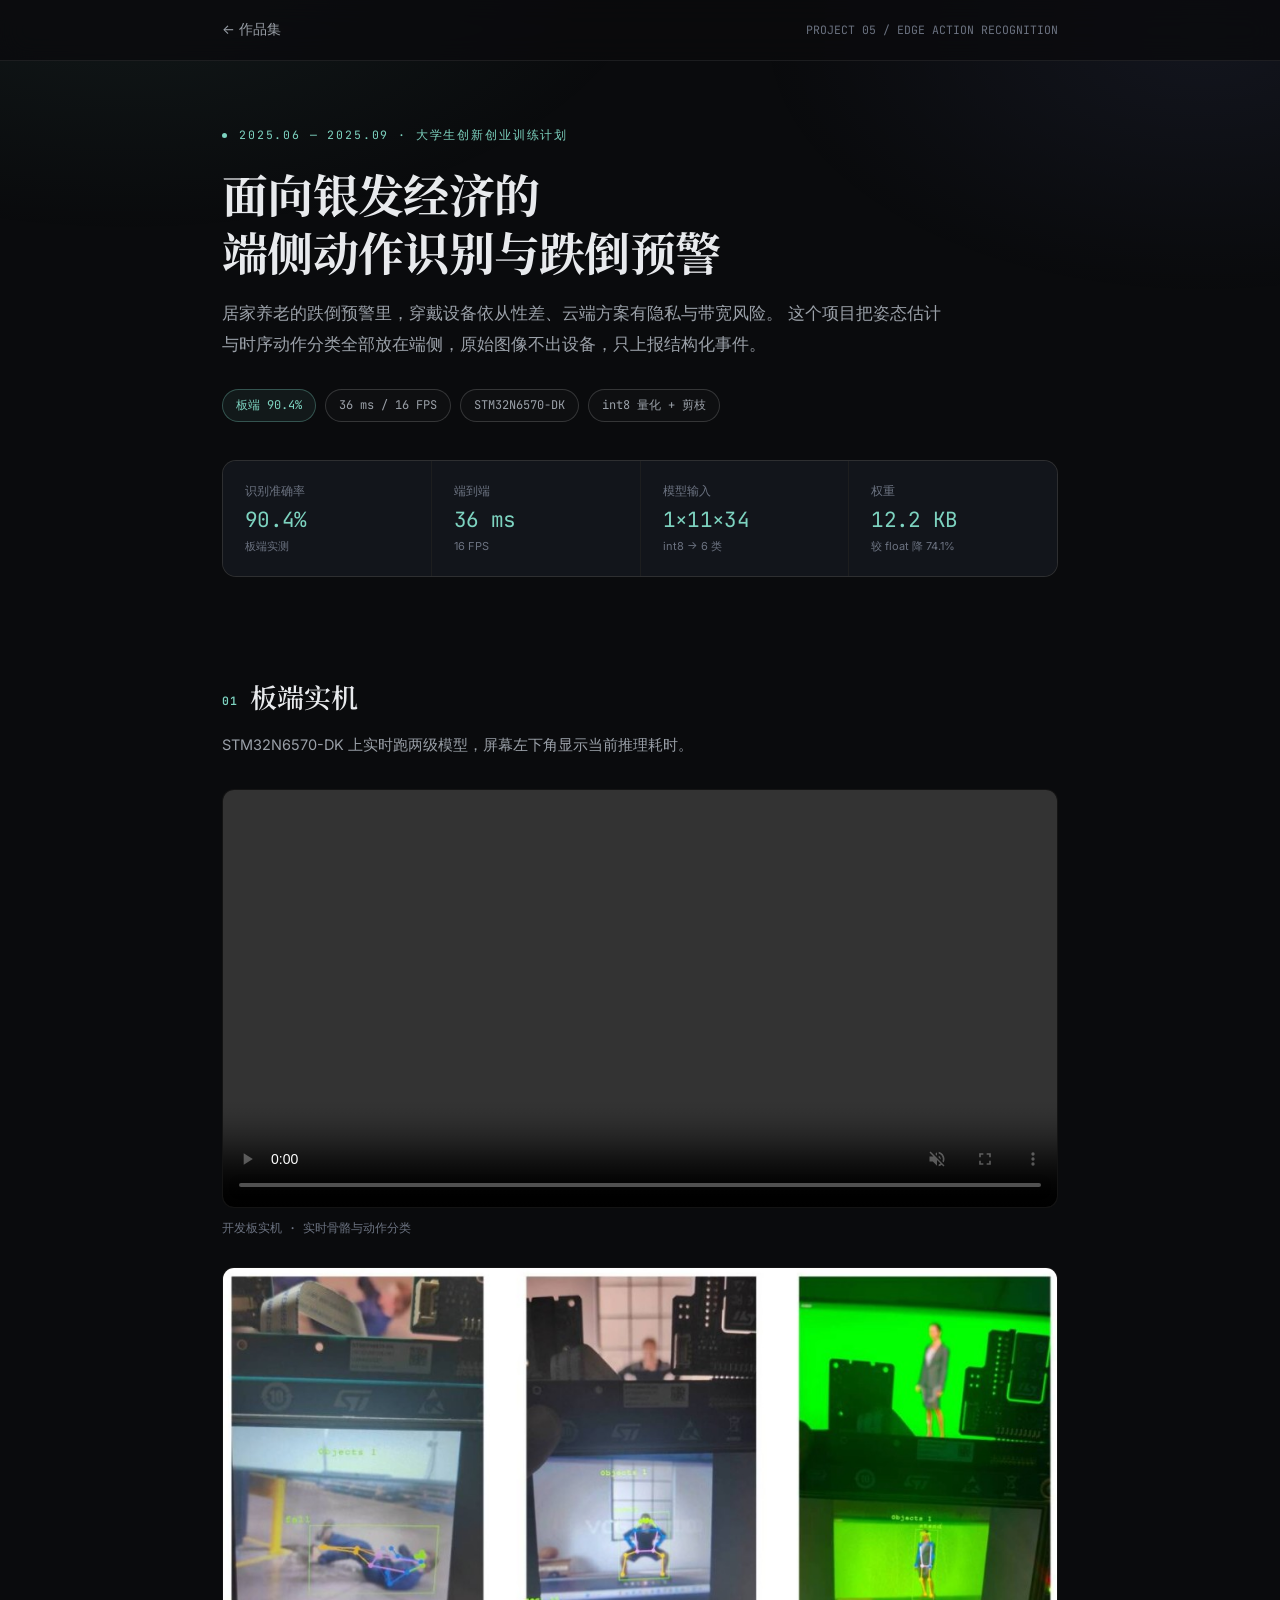
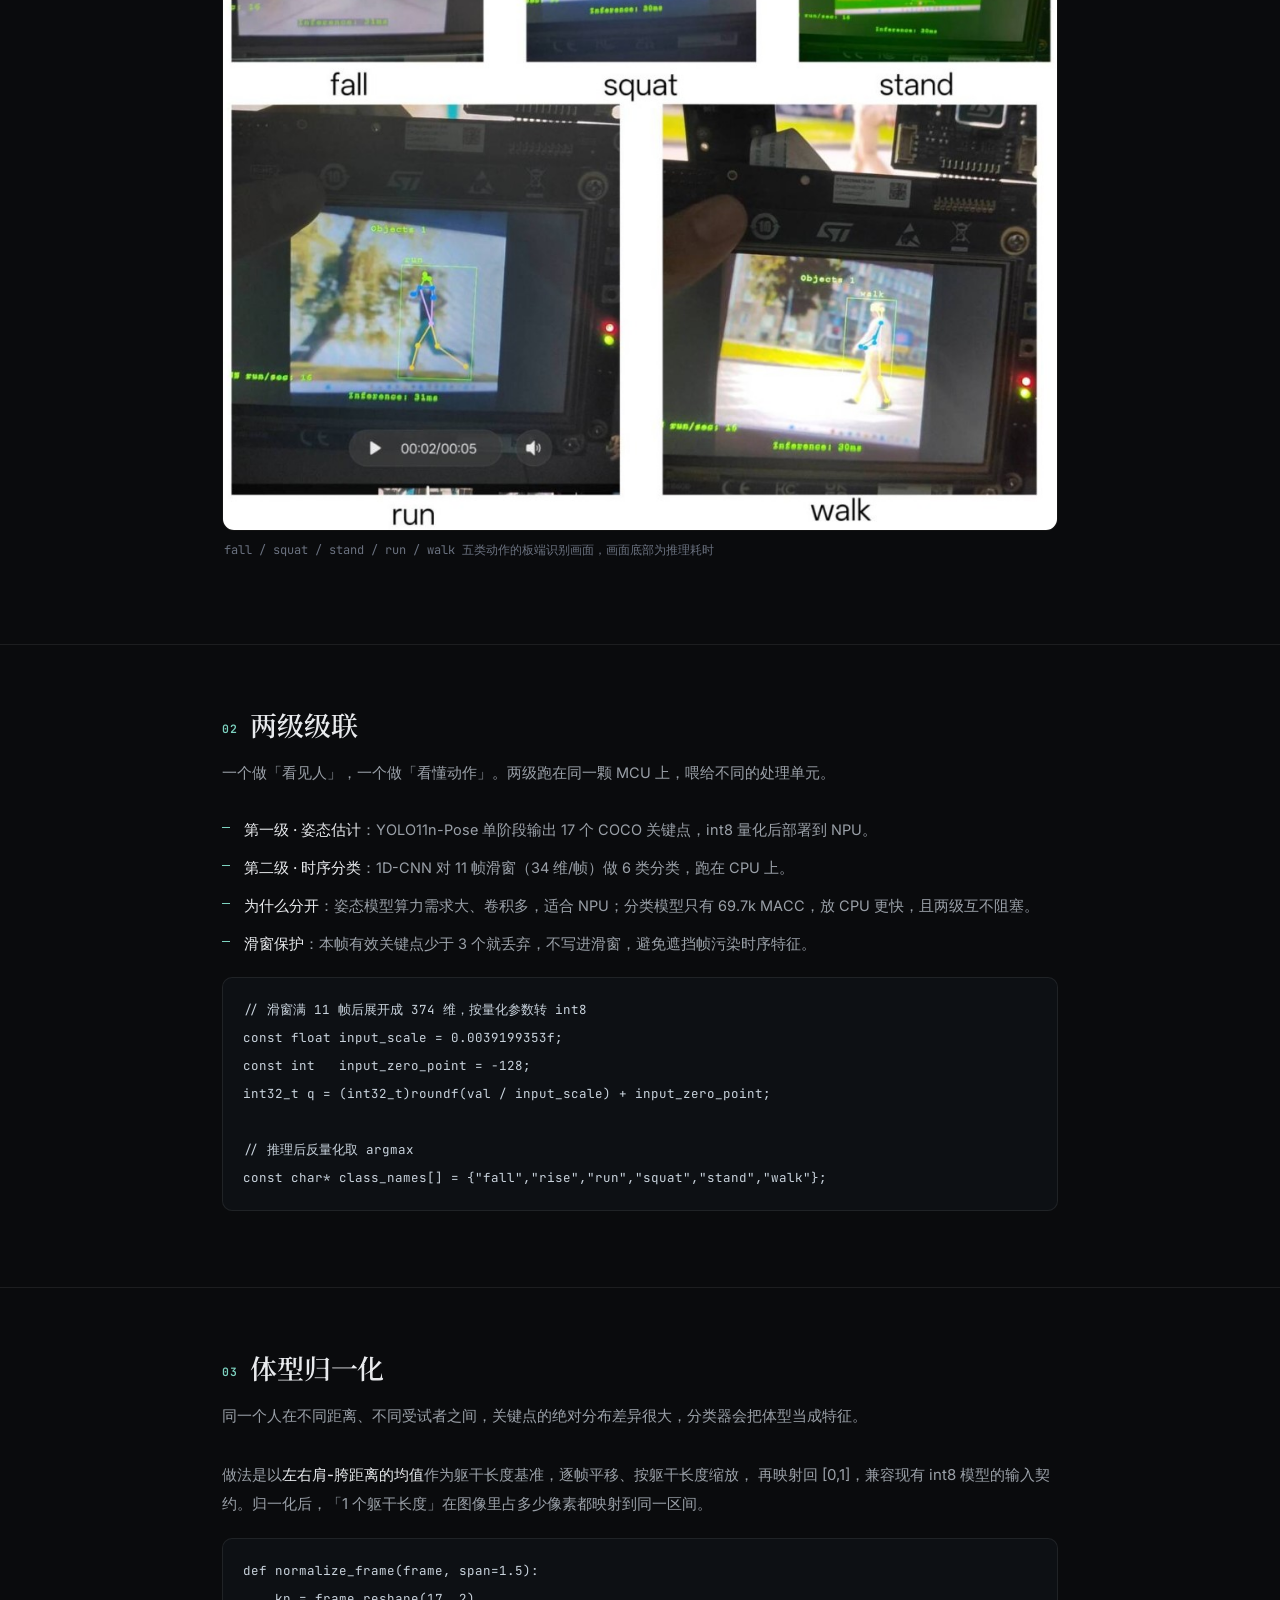
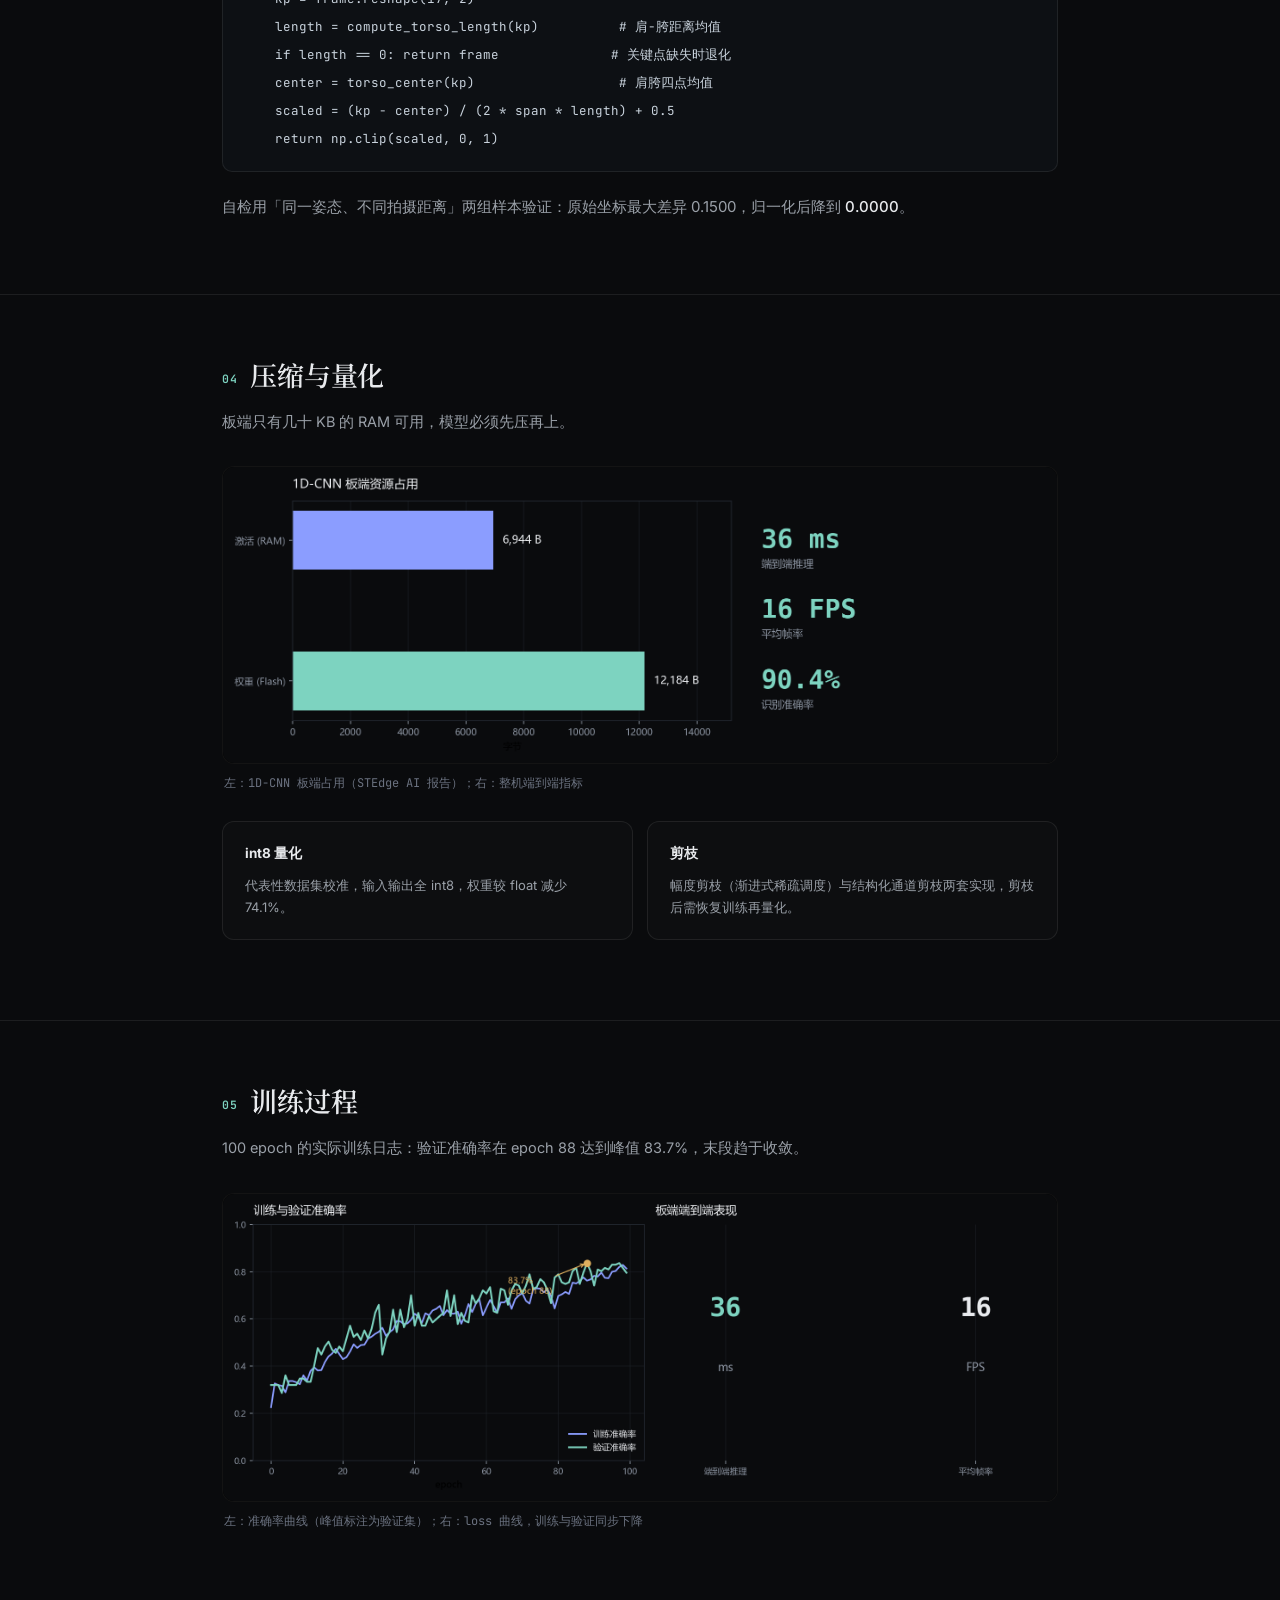
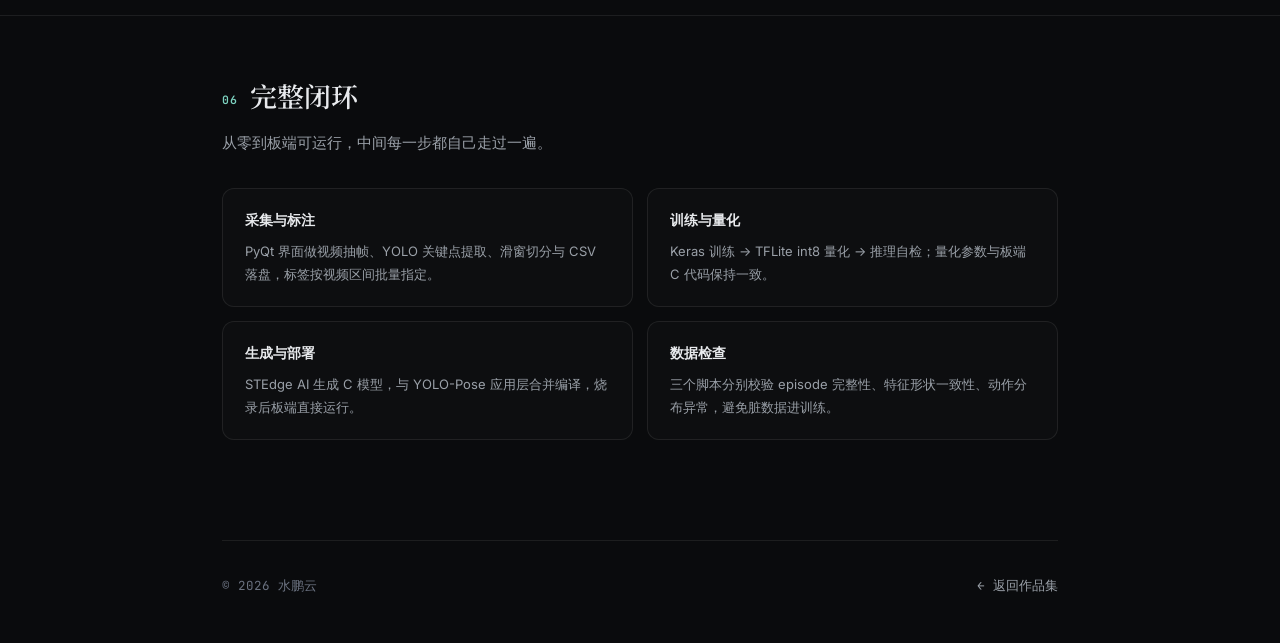
<file: p4-edge.html>
<!DOCTYPE html>
<html lang="zh-CN">
<head>
<meta charset="UTF-8">
<meta name="viewport" content="width=device-width, initial-scale=1.0">
<title>端侧动作识别与跌倒预警 · 水鹏云</title>
<link rel="icon" href="data:image/svg+xml,%3Csvg xmlns='http://www.w3.org/2000/svg' viewBox='0 0 32 32'%3E%3Crect width='32' height='32' rx='7' fill='%230a0b0d'/%3E%3Ccircle cx='16' cy='16' r='5' fill='%237dd3c0'/%3E%3C/svg%3E">
<link href="https://fonts.googleapis.com/css2?family=Inter:wght@300;400;500;600;700&family=JetBrains+Mono:wght@400;500&family=Noto+Serif+SC:wght@400;600;700&display=swap" rel="stylesheet">
<link rel="stylesheet" href="detail.css">
</head>
<body>

<div class="topbar">
  <div class="topbar-in">
    <a class="back" href="index.html">← 作品集</a>
    <span class="crumb">PROJECT 05 / EDGE ACTION RECOGNITION</span>
  </div>
</div>

<header class="hero">
  <div class="wrap">
    <div class="eyebrow"><span class="dot"></span>2025.06 — 2025.09 · 大学生创新创业训练计划</div>
    <h1>面向银发经济的<br>端侧动作识别与跌倒预警</h1>
    <p class="lede">
      居家养老的跌倒预警里，穿戴设备依从性差、云端方案有隐私与带宽风险。
      这个项目把姿态估计与时序动作分类全部放在端侧，原始图像不出设备，只上报结构化事件。
    </p>
    <div class="hero-meta">
      <span class="pill hi">板端 90.4%</span>
      <span class="pill">36 ms / 16 FPS</span>
      <span class="pill">STM32N6570-DK</span>
      <span class="pill">int8 量化 + 剪枝</span>
    </div>
    <div class="metrics">
      <div class="metric"><div class="k">识别准确率</div><div class="v">90.4%</div><div class="n">板端实测</div></div>
      <div class="metric"><div class="k">端到端</div><div class="v">36 ms</div><div class="n">16 FPS</div></div>
      <div class="metric"><div class="k">模型输入</div><div class="v">1×11×34</div><div class="n">int8 → 6 类</div></div>
      <div class="metric"><div class="k">权重</div><div class="v">12.2 KB</div><div class="n">较 float 降 74.1%</div></div>
    </div>
  </div>
</header>

<section>
  <div class="wrap">
    <h2><span class="num">01</span>板端实机</h2>
    <p class="sec-sub">STM32N6570-DK 上实时跑两级模型，屏幕左下角显示当前推理耗时。</p>
    <div class="video-block">
      <video src="assets/stm32_demo.mp4" muted playsinline preload="metadata" loop controls></video>
      <div class="video-cap">开发板实机 · 实时骨骼与动作分类</div>
    </div>
    <figure>
      <img src="assets/stm32_5actions.jpg" alt="五类动作板端识别结果">
      <figcaption>fall / squat / stand / run / walk 五类动作的板端识别画面，画面底部为推理耗时</figcaption>
    </figure>
  </div>
</section>

<section>
  <div class="wrap">
    <h2><span class="num">02</span>两级级联</h2>
    <p class="sec-sub">一个做「看见人」，一个做「看懂动作」。两级跑在同一颗 MCU 上，喂给不同的处理单元。</p>
    <ul class="pts">
      <li><b>第一级 · 姿态估计</b>：YOLO11n-Pose 单阶段输出 17 个 COCO 关键点，int8 量化后部署到 NPU。</li>
      <li><b>第二级 · 时序分类</b>：1D-CNN 对 11 帧滑窗（34 维/帧）做 6 类分类，跑在 CPU 上。</li>
      <li><b>为什么分开</b>：姿态模型算力需求大、卷积多，适合 NPU；分类模型只有 69.7k MACC，放 CPU 更快，且两级互不阻塞。</li>
      <li><b>滑窗保护</b>：本帧有效关键点少于 3 个就丢弃，不写进滑窗，避免遮挡帧污染时序特征。</li>
    </ul>
    <pre><code>// 滑窗满 11 帧后展开成 374 维，按量化参数转 int8
const float input_scale = 0.0039199353f;
const int   input_zero_point = -128;
int32_t q = (int32_t)roundf(val / input_scale) + input_zero_point;

// 推理后反量化取 argmax
const char* class_names[] = {"fall","rise","run","squat","stand","walk"};</code></pre>
  </div>
</section>

<section>
  <div class="wrap">
    <h2><span class="num">03</span>体型归一化</h2>
    <p class="sec-sub">同一个人在不同距离、不同受试者之间，关键点的绝对分布差异很大，分类器会把体型当成特征。</p>
    <p>
      做法是以<strong>左右肩-胯距离的均值</strong>作为躯干长度基准，逐帧平移、按躯干长度缩放，
      再映射回 [0,1]，兼容现有 int8 模型的输入契约。归一化后，「1 个躯干长度」在图像里占多少像素都映射到同一区间。
    </p>
    <pre><code>def normalize_frame(frame, span=1.5):
    kp = frame.reshape(17, 2)
    length = compute_torso_length(kp)          # 肩-胯距离均值
    if length == 0: return frame              # 关键点缺失时退化
    center = torso_center(kp)                  # 肩胯四点均值
    scaled = (kp - center) / (2 * span * length) + 0.5
    return np.clip(scaled, 0, 1)</code></pre>
    <p>
      自检用「同一姿态、不同拍摄距离」两组样本验证：原始坐标最大差异 0.1500，归一化后降到 <strong>0.0000</strong>。
    </p>
  </div>
</section>

<section>
  <div class="wrap">
    <h2><span class="num">04</span>压缩与量化</h2>
    <p class="sec-sub">板端只有几十 KB 的 RAM 可用，模型必须先压再上。</p>
    <figure>
      <img src="assets/edge/perf.png" alt="板端资源与端到端指标">
      <figcaption>左：1D-CNN 板端占用（STEdge AI 报告）；右：整机端到端指标</figcaption>
    </figure>
    <div class="cards">
      <div class="card"><h4>int8 量化</h4><p>代表性数据集校准，输入输出全 int8，权重较 float 减少 74.1%。</p></div>
      <div class="card"><h4>剪枝</h4><p>幅度剪枝（渐进式稀疏调度）与结构化通道剪枝两套实现，剪枝后需恢复训练再量化。</p></div>
    </div>
  </div>
</section>

<section>
  <div class="wrap">
    <h2><span class="num">05</span>训练过程</h2>
    <p class="sec-sub">100 epoch 的实际训练日志：验证准确率在 epoch 88 达到峰值 83.7%，末段趋于收敛。</p>
    <figure>
      <img src="assets/edge/training.png" alt="训练与验证曲线">
      <figcaption>左：准确率曲线（峰值标注为验证集）；右：loss 曲线，训练与验证同步下降</figcaption>
    </figure>
  </div>
</section>

<section>
  <div class="wrap">
    <h2><span class="num">06</span>完整闭环</h2>
    <p class="sec-sub">从零到板端可运行，中间每一步都自己走过一遍。</p>
    <div class="cards">
      <div class="card"><h4>采集与标注</h4><p>PyQt 界面做视频抽帧、YOLO 关键点提取、滑窗切分与 CSV 落盘，标签按视频区间批量指定。</p></div>
      <div class="card"><h4>训练与量化</h4><p>Keras 训练 → TFLite int8 量化 → 推理自检；量化参数与板端 C 代码保持一致。</p></div>
      <div class="card"><h4>生成与部署</h4><p>STEdge AI 生成 C 模型，与 YOLO-Pose 应用层合并编译，烧录后板端直接运行。</p></div>
      <div class="card"><h4>数据检查</h4><p>三个脚本分别校验 episode 完整性、特征形状一致性、动作分布异常，避免脏数据进训练。</p></div>
    </div>
  </div>
</section>

<div class="wrap">
  <footer>
    <span>© 2026 水鹏云</span>
    <a href="index.html">← 返回作品集</a>
  </footer>
</div>

</body>
</html>
</file>
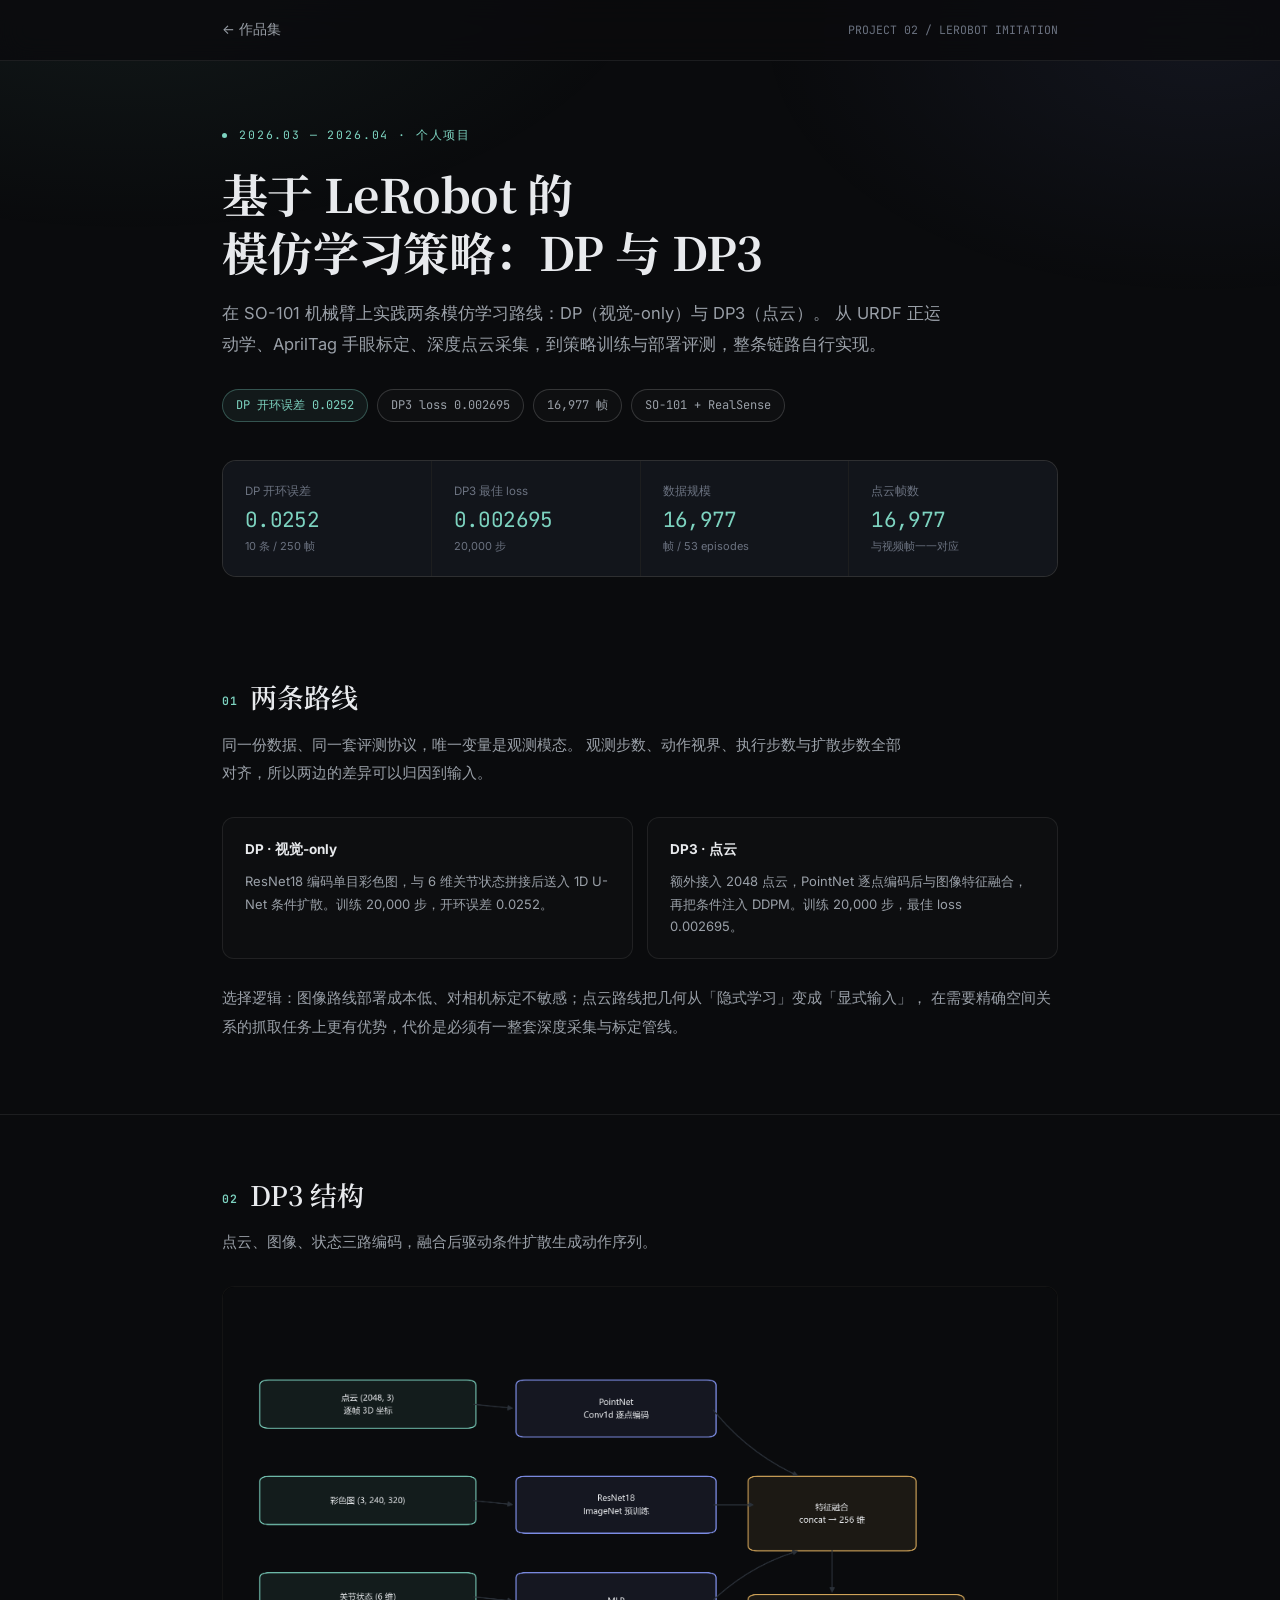
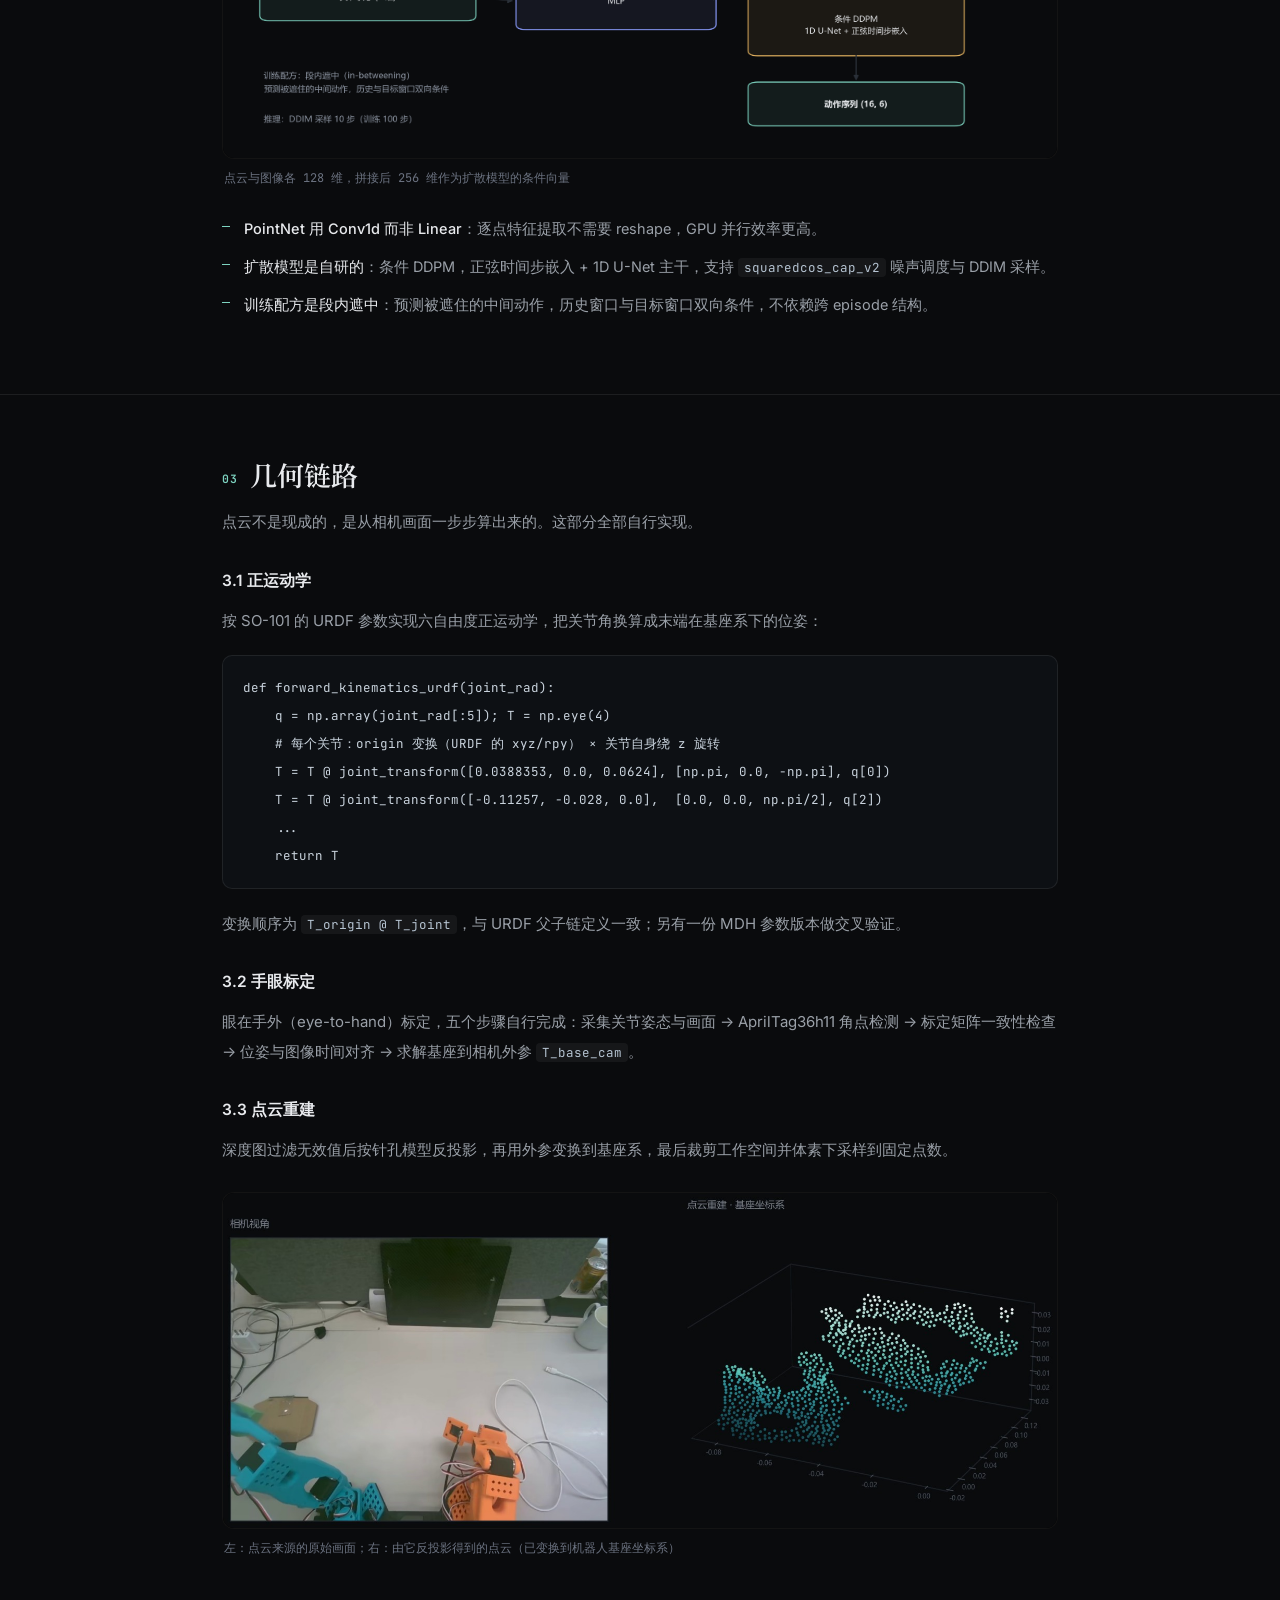
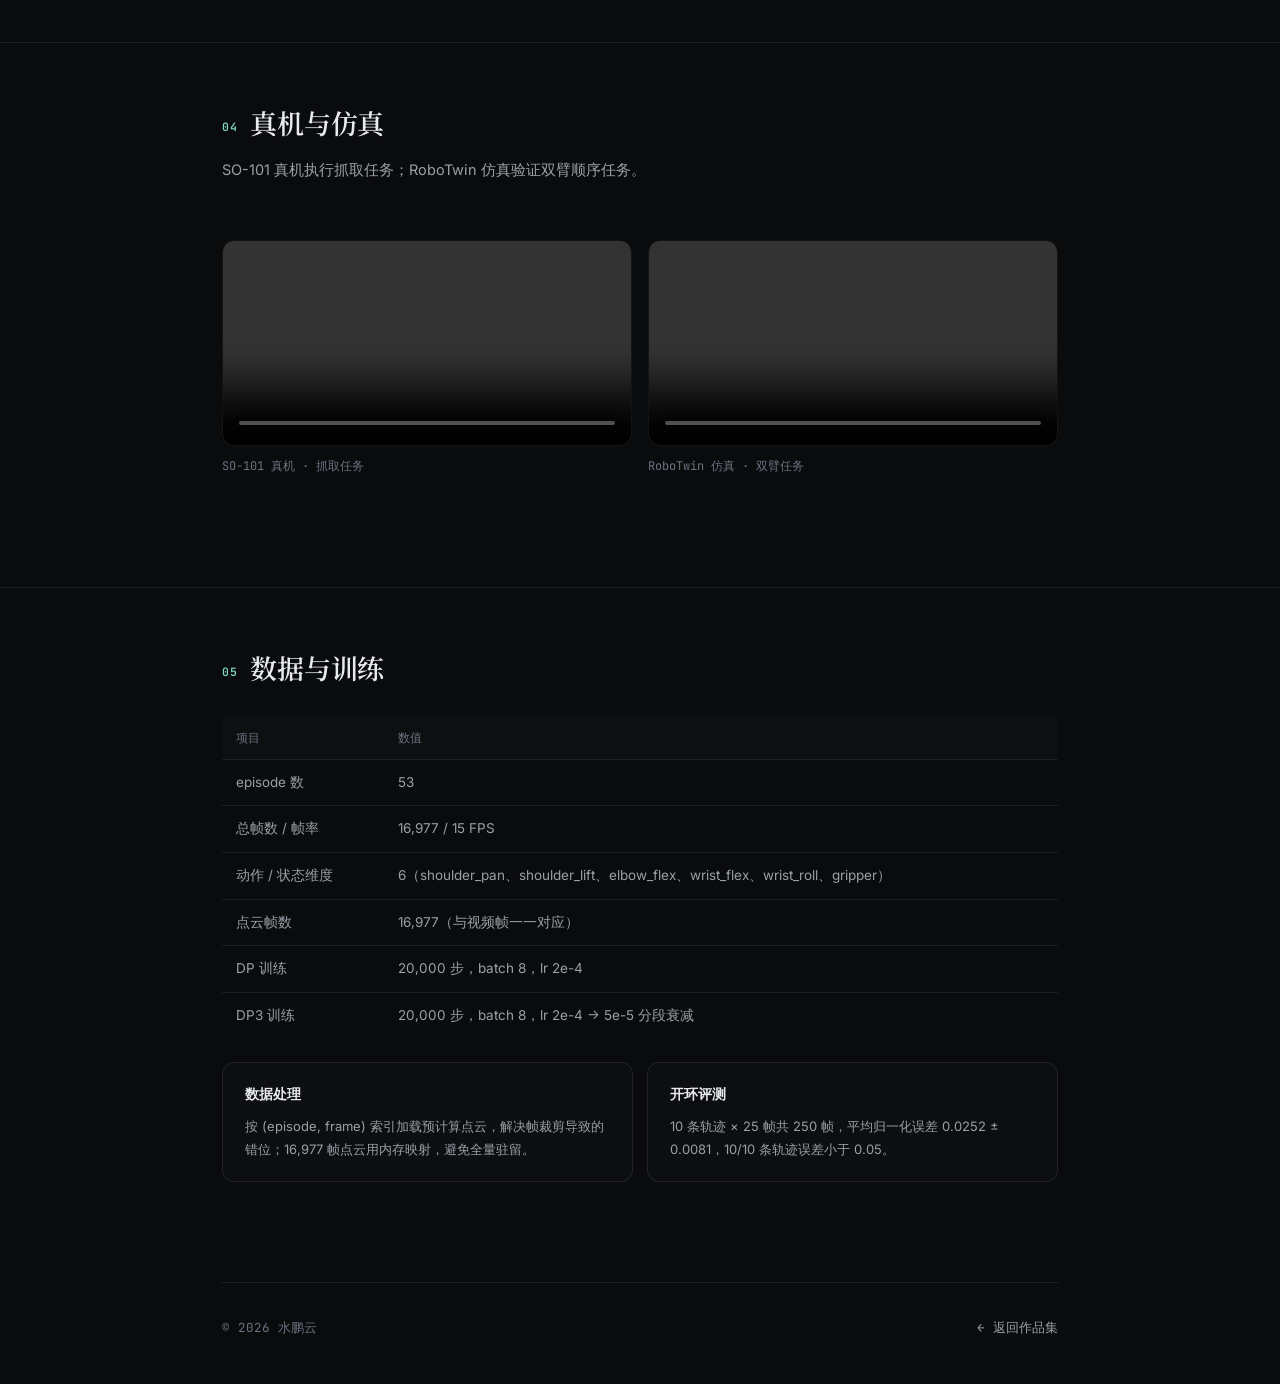
<file: p5-lerobot.html>
<!DOCTYPE html>
<html lang="zh-CN">
<head>
<meta charset="UTF-8">
<meta name="viewport" content="width=device-width, initial-scale=1.0">
<title>LeRobot 模仿学习：DP 与 DP3 · 水鹏云</title>
<link rel="icon" href="data:image/svg+xml,%3Csvg xmlns='http://www.w3.org/2000/svg' viewBox='0 0 32 32'%3E%3Crect width='32' height='32' rx='7' fill='%230a0b0d'/%3E%3Ccircle cx='16' cy='16' r='5' fill='%237dd3c0'/%3E%3C/svg%3E">
<link href="https://fonts.googleapis.com/css2?family=Inter:wght@300;400;500;600;700&family=JetBrains+Mono:wght@400;500&family=Noto+Serif+SC:wght@400;600;700&display=swap" rel="stylesheet">
<link rel="stylesheet" href="detail.css">
</head>
<body>

<div class="topbar">
  <div class="topbar-in">
    <a class="back" href="index.html">← 作品集</a>
    <span class="crumb">PROJECT 02 / LEROBOT IMITATION</span>
  </div>
</div>

<header class="hero">
  <div class="wrap">
    <div class="eyebrow"><span class="dot"></span>2026.03 — 2026.04 · 个人项目</div>
    <h1>基于 LeRobot 的<br>模仿学习策略：DP 与 DP3</h1>
    <p class="lede">
      在 SO-101 机械臂上实践两条模仿学习路线：DP（视觉-only）与 DP3（点云）。
      从 URDF 正运动学、AprilTag 手眼标定、深度点云采集，到策略训练与部署评测，整条链路自行实现。
    </p>
    <div class="hero-meta">
      <span class="pill hi">DP 开环误差 0.0252</span>
      <span class="pill">DP3 loss 0.002695</span>
      <span class="pill">16,977 帧</span>
      <span class="pill">SO-101 + RealSense</span>
    </div>
    <div class="metrics">
      <div class="metric"><div class="k">DP 开环误差</div><div class="v">0.0252</div><div class="n">10 条 / 250 帧</div></div>
      <div class="metric"><div class="k">DP3 最佳 loss</div><div class="v">0.002695</div><div class="n">20,000 步</div></div>
      <div class="metric"><div class="k">数据规模</div><div class="v">16,977</div><div class="n">帧 / 53 episodes</div></div>
      <div class="metric"><div class="k">点云帧数</div><div class="v">16,977</div><div class="n">与视频帧一一对应</div></div>
    </div>
  </div>
</header>

<section>
  <div class="wrap">
    <h2><span class="num">01</span>两条路线</h2>
    <p class="sec-sub">
      同一份数据、同一套评测协议，唯一变量是观测模态。
      观测步数、动作视界、执行步数与扩散步数全部对齐，所以两边的差异可以归因到输入。
    </p>
    <div class="cards">
      <div class="card">
        <h4>DP · 视觉-only</h4>
        <p>ResNet18 编码单目彩色图，与 6 维关节状态拼接后送入 1D U-Net 条件扩散。训练 20,000 步，开环误差 0.0252。</p>
      </div>
      <div class="card">
        <h4>DP3 · 点云</h4>
        <p>额外接入 2048 点云，PointNet 逐点编码后与图像特征融合，再把条件注入 DDPM。训练 20,000 步，最佳 loss 0.002695。</p>
      </div>
    </div>
    <p>
      选择逻辑：图像路线部署成本低、对相机标定不敏感；点云路线把几何从「隐式学习」变成「显式输入」，
      在需要精确空间关系的抓取任务上更有优势，代价是必须有一整套深度采集与标定管线。
    </p>
  </div>
</section>

<section>
  <div class="wrap">
    <h2><span class="num">02</span>DP3 结构</h2>
    <p class="sec-sub">点云、图像、状态三路编码，融合后驱动条件扩散生成动作序列。</p>
    <figure>
      <img src="assets/dp3arch.png" alt="DP3 网络结构">
      <figcaption>点云与图像各 128 维，拼接后 256 维作为扩散模型的条件向量</figcaption>
    </figure>
    <ul class="pts">
      <li><b>PointNet 用 Conv1d 而非 Linear</b>：逐点特征提取不需要 reshape，GPU 并行效率更高。</li>
      <li><b>扩散模型是自研的</b>：条件 DDPM，正弦时间步嵌入 + 1D U-Net 主干，支持 <code>squaredcos_cap_v2</code> 噪声调度与 DDIM 采样。</li>
      <li><b>训练配方是段内遮中</b>：预测被遮住的中间动作，历史窗口与目标窗口双向条件，不依赖跨 episode 结构。</li>
    </ul>
  </div>
</section>

<section>
  <div class="wrap">
    <h2><span class="num">03</span>几何链路</h2>
    <p class="sec-sub">点云不是现成的，是从相机画面一步步算出来的。这部分全部自行实现。</p>

    <h3>3.1 正运动学</h3>
    <p>按 SO-101 的 URDF 参数实现六自由度正运动学，把关节角换算成末端在基座系下的位姿：</p>
    <pre><code>def forward_kinematics_urdf(joint_rad):
    q = np.array(joint_rad[:5]); T = np.eye(4)
    # 每个关节：origin 变换（URDF 的 xyz/rpy） × 关节自身绕 z 旋转
    T = T @ joint_transform([0.0388353, 0.0, 0.0624], [np.pi, 0.0, -np.pi], q[0])
    T = T @ joint_transform([-0.11257, -0.028, 0.0],  [0.0, 0.0, np.pi/2], q[2])
    ...
    return T</code></pre>
    <p>变换顺序为 <code>T_origin @ T_joint</code>，与 URDF 父子链定义一致；另有一份 MDH 参数版本做交叉验证。</p>

    <h3>3.2 手眼标定</h3>
    <p>眼在手外（eye-to-hand）标定，五个步骤自行完成：采集关节姿态与画面 → AprilTag36h11 角点检测 → 标定矩阵一致性检查 → 位姿与图像时间对齐 → 求解基座到相机外参 <code>T_base_cam</code>。</p>

    <h3>3.3 点云重建</h3>
    <p>深度图过滤无效值后按针孔模型反投影，再用外参变换到基座系，最后裁剪工作空间并体素下采样到固定点数。</p>
    <figure>
      <img src="assets/pointcloud_hero.jpg" alt="相机画面与点云重建对照">
      <figcaption>左：点云来源的原始画面；右：由它反投影得到的点云（已变换到机器人基座坐标系）</figcaption>
    </figure>
  </div>
</section>

<section>
  <div class="wrap">
    <h2><span class="num">04</span>真机与仿真</h2>
    <p class="sec-sub">SO-101 真机执行抓取任务；RoboTwin 仿真验证双臂顺序任务。</p>
    <div class="figrow">
      <div class="video-block">
        <video src="assets/real_so101_small.mp4" muted playsinline preload="metadata" loop controls></video>
        <div class="video-cap">SO-101 真机 · 抓取任务</div>
      </div>
      <div class="video-block">
        <video src="assets/robotwin_dual.mp4" muted playsinline preload="metadata" loop controls></video>
        <div class="video-cap">RoboTwin 仿真 · 双臂任务</div>
      </div>
    </div>
  </div>
</section>

<section>
  <div class="wrap">
    <h2><span class="num">05</span>数据与训练</h2>
    <table>
      <tr><th>项目</th><th>数值</th></tr>
      <tr><td>episode 数</td><td>53</td></tr>
      <tr><td>总帧数 / 帧率</td><td>16,977 / 15 FPS</td></tr>
      <tr><td>动作 / 状态维度</td><td>6（shoulder_pan、shoulder_lift、elbow_flex、wrist_flex、wrist_roll、gripper）</td></tr>
      <tr><td>点云帧数</td><td>16,977（与视频帧一一对应）</td></tr>
      <tr><td>DP 训练</td><td>20,000 步，batch 8，lr 2e-4</td></tr>
      <tr><td>DP3 训练</td><td>20,000 步，batch 8，lr 2e-4 → 5e-5 分段衰减</td></tr>
    </table>
    <div class="cards">
      <div class="card"><h4>数据处理</h4><p>按 (episode, frame) 索引加载预计算点云，解决帧裁剪导致的错位；16,977 帧点云用内存映射，避免全量驻留。</p></div>
      <div class="card"><h4>开环评测</h4><p>10 条轨迹 × 25 帧共 250 帧，平均归一化误差 0.0252 ± 0.0081，10/10 条轨迹误差小于 0.05。</p></div>
    </div>
  </div>
</section>

<div class="wrap">
  <footer>
    <span>© 2026 水鹏云</span>
    <a href="index.html">← 返回作品集</a>
  </footer>
</div>

</body>
</html>
</file>
<file: detail.css>
/* 详情页共用样式 —— 与主页同一套设计语言 */
:root{
  --bg:#0a0b0d; --bg-card:#12151b; --line:rgba(255,255,255,.08);
  --line-2:rgba(255,255,255,.16); --fg:#e8eaed; --fg-dim:#9aa0a8;
  --fg-faint:#6b7280; --accent:#7dd3c0; --accent-2:#8b9dff; --warn:#e0b05f;
  --mono:'JetBrains Mono',ui-monospace,Menlo,monospace;
  --serif:'Noto Serif SC','Source Han Serif SC','Songti SC',SimSun,Georgia,serif;
  --sans:'Inter',-apple-system,'PingFang SC','Hiragino Sans GB','Microsoft YaHei',system-ui,sans-serif;
}
*{box-sizing:border-box;margin:0;padding:0}
body{background:var(--bg);color:var(--fg);font-family:var(--sans);font-size:16px;line-height:1.75;
     -webkit-font-smoothing:antialiased;overflow-x:hidden}
body::before{content:'';position:fixed;inset:0;pointer-events:none;z-index:0;
  background:radial-gradient(900px 480px at 10% -6%,rgba(125,211,192,.08),transparent 60%),
             radial-gradient(720px 420px at 94% 4%,rgba(139,157,255,.07),transparent 62%)}
a{color:inherit;text-decoration:none}
.wrap{max-width:900px;margin:0 auto;padding:0 32px;position:relative;z-index:1}

/* 顶部 */
.topbar{position:sticky;top:0;z-index:40;backdrop-filter:blur(14px);
  background:rgba(10,11,13,.8);border-bottom:1px solid var(--line)}
.topbar-in{max-width:900px;margin:0 auto;padding:0 32px;height:60px;
  display:flex;align-items:center;gap:18px;font-size:13.5px}
.back{color:var(--fg-dim);display:flex;align-items:center;gap:7px;transition:color .2s}
.back:hover{color:var(--accent)}
.crumb{margin-left:auto;color:var(--fg-faint);font-family:var(--mono);font-size:11.5px}

/* 头图区 */
.hero{padding:64px 0 40px}
.eyebrow{font-family:var(--mono);font-size:11.5px;letter-spacing:.16em;text-transform:uppercase;
  color:var(--accent);margin-bottom:20px;display:flex;align-items:center;gap:12px;flex-wrap:wrap}
.eyebrow .dot{width:5px;height:5px;border-radius:50%;background:var(--accent)}
h1{font-family:var(--serif);font-size:clamp(30px,4.4vw,46px);line-height:1.25;
   letter-spacing:-.015em;margin-bottom:18px;font-weight:700}
.lede{color:var(--fg-dim);font-size:16.5px;line-height:1.9;max-width:720px}
.hero-meta{margin-top:28px;display:flex;flex-wrap:wrap;gap:9px}
.pill{font-size:12px;padding:5px 13px;border:1px solid var(--line-2);border-radius:100px;
      color:var(--fg-dim);background:rgba(255,255,255,.02);font-family:var(--mono)}
.pill.hi{border-color:rgba(125,211,192,.32);color:var(--accent);background:rgba(125,211,192,.07)}

/* 指标条 */
.metrics{display:grid;grid-template-columns:repeat(auto-fit,minmax(170px,1fr));gap:1px;
  background:var(--line);border:1px solid var(--line);border-radius:14px;overflow:hidden;margin:38px 0 0}
.metric{background:var(--bg-card);padding:20px 22px}
.metric .k{font-size:11.5px;color:var(--fg-faint);margin-bottom:6px}
.metric .v{font-family:var(--mono);font-size:21px;color:var(--accent);letter-spacing:-.03em;line-height:1.25;white-space:nowrap}
.metric .n{font-size:11px;color:var(--fg-faint);margin-top:4px}

/* 章节 */
section{padding:56px 0;border-top:1px solid var(--line)}
section:first-of-type{border-top:none}
h2{font-family:var(--serif);font-size:clamp(21px,2.6vw,27px);font-weight:600;
   letter-spacing:-.01em;margin-bottom:10px}
h2 .num{font-family:var(--mono);font-size:11.5px;color:var(--accent);
        letter-spacing:.1em;margin-right:12px;vertical-align:middle}
.sec-sub{color:var(--fg-dim);font-size:14.5px;margin-bottom:30px;max-width:680px}
h3{font-size:15.5px;font-weight:600;margin:30px 0 12px;color:var(--fg)}
p{color:var(--fg-dim);font-size:15px;line-height:1.95;margin-bottom:16px}
p strong{color:var(--fg);font-weight:500}
ul.pts{list-style:none;display:flex;flex-direction:column;gap:12px;margin:20px 0}
ul.pts li{padding-left:22px;position:relative;color:var(--fg-dim);font-size:14.5px;line-height:1.8}
ul.pts li::before{content:'';position:absolute;left:0;top:10px;width:8px;height:1px;background:var(--accent)}
ul.pts li b{color:var(--fg);font-weight:500}

/* 图 */
figure{margin:28px 0}
figure img{width:100%;display:block;border-radius:12px;border:1px solid var(--line);background:#000}
figcaption{font-size:12px;color:var(--fg-faint);margin-top:10px;font-family:var(--mono);
           padding-left:2px;line-height:1.6}
.figrow{display:grid;grid-template-columns:1fr 1fr;gap:16px;margin:28px 0}
.figrow figure{margin:0}

/* 视频 */
.video-block{margin:26px 0}
.video-block video{width:100%;display:block;border-radius:12px;border:1px solid var(--line);background:#000}
.video-cap{font-size:12px;color:var(--fg-faint);margin-top:10px;font-family:var(--mono)}

/* 表格 */
table{width:100%;border-collapse:collapse;margin:24px 0;font-size:13.5px}
th,td{text-align:left;padding:11px 14px;border-bottom:1px solid var(--line)}
th{color:var(--fg-faint);font-weight:500;font-size:12px;letter-spacing:.02em;
   background:rgba(255,255,255,.02)}
td{color:var(--fg-dim)}
td strong,td .em{color:var(--accent);font-family:var(--mono)}
tr:last-child td{border-bottom:none}

/* 代码 */
pre{background:#0d1014;border:1px solid var(--line);border-radius:10px;padding:18px 20px;
    overflow-x:auto;margin:20px 0}
code{font-family:var(--mono);font-size:12.5px;color:#c9d3dd;line-height:1.75}
p code,li code,td code{background:rgba(255,255,255,.05);padding:1px 6px;border-radius:4px;
  font-size:12.5px;color:#b6c4d2}

/* 要点卡 */
.cards{display:grid;grid-template-columns:1fr 1fr;gap:14px;margin:24px 0}
.card{border:1px solid var(--line);border-radius:12px;padding:20px 22px;background:rgba(255,255,255,.014)}
.card h4{font-size:13.5px;margin-bottom:8px;color:var(--fg)}
.card p{font-size:13px;margin:0;line-height:1.75}

/* 页脚 */
footer{border-top:1px solid var(--line);padding:34px 0 46px;margin-top:20px;
  display:flex;justify-content:space-between;gap:18px;flex-wrap:wrap;
  font-size:12.5px;color:var(--fg-faint);font-family:var(--mono)}
footer a{color:var(--fg-dim)}
footer a:hover{color:var(--accent)}

@media(max-width:760px){
  .wrap,.topbar-in{padding:0 20px}
  .hero{padding:42px 0 30px}
  section{padding:42px 0}
  .figrow,.cards{grid-template-columns:1fr}
  .metrics{grid-template-columns:repeat(2,1fr)}
  .metric{padding:16px 16px}
  .metric .v{font-size:17px;white-space:normal;word-break:break-word}
  table{font-size:12.5px}
  th,td{padding:9px 10px}
}
</file>
